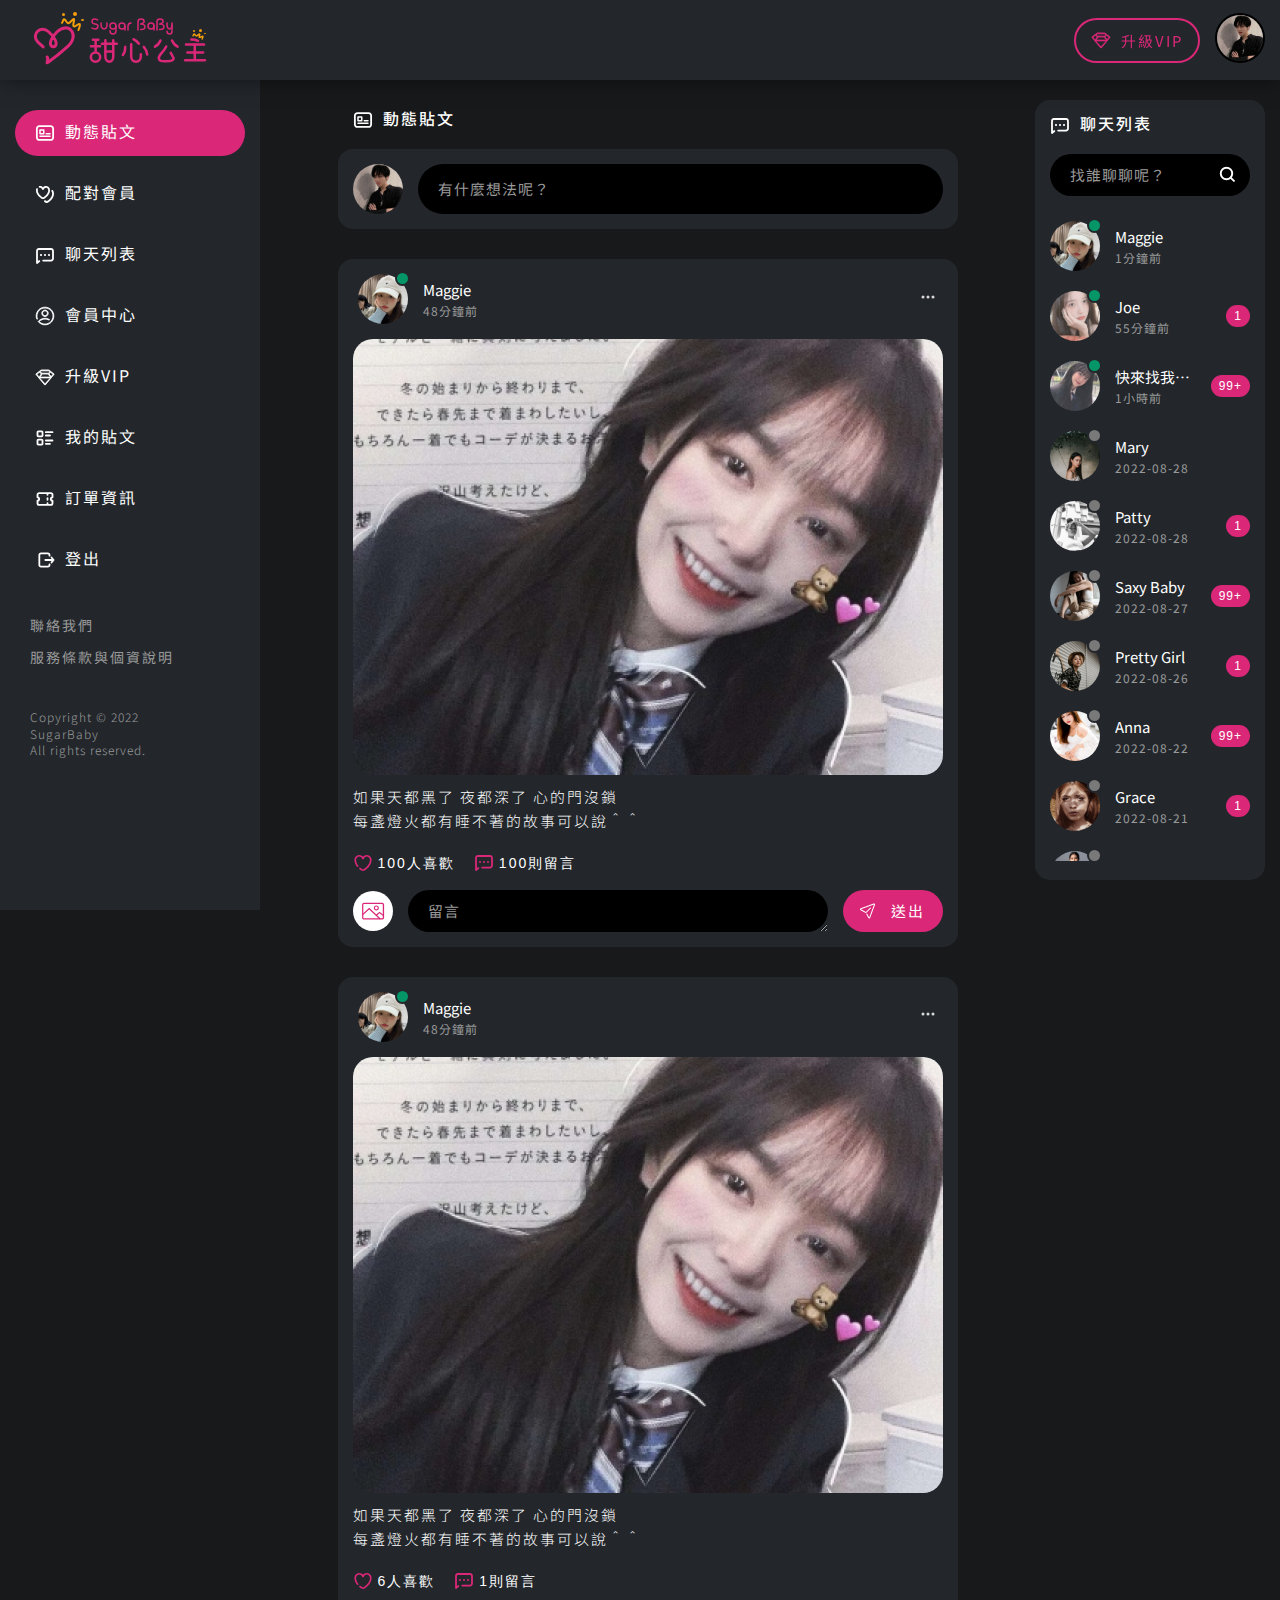
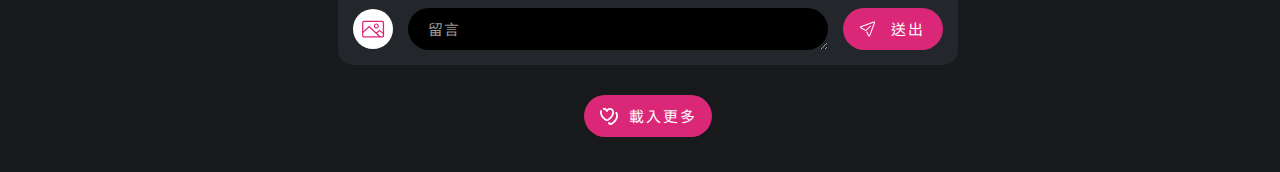
<file: index.html>
<!doctype html>
<html lang="en">
  <head>
    <meta charset="utf-8">
    <meta name="viewport" content="width=device-width,initial-scale=1,maximum-scale=1,user-scalable=no">
    <meta name="keywords" content="甜心公主">
    <meta name="description" content="甜心公主">
    <meta name="author" content="">
    <meta name="generator" content="Hugo 0.88.1">
    <title>甜心公主</title>
    <link rel="shortcut icon" href="assets/img/favicon.ico">
    <link href="assets/css/bootstrap.min.css" rel="stylesheet">
    <link rel="stylesheet" href="assets/plugins/icon-fontawesome/css/font-awesome.min.css" >
    <link rel="stylesheet" type="text/css" href="assets/plugins/slick/slick/slick.css"/>
    <link rel="stylesheet" type="text/css" href="assets/plugins/slick/slick/slick-theme.css"/>
    <link href="assets/css/carousel.css" rel="stylesheet">
    <link href="assets/css/custom.css" rel="stylesheet">
  </head>
  <body data-spy="scroll" data-target=".navbar" data-offset="50">
    
<header class="fixed-top">
  <nav class="navbar navbar-expand-md ">
    <div class="brandBox">
      <button class="navbar-toggler" type="button">
        <img src="assets/img/toggler.svg" class="w-100">
      </button>
      <a class="navbar-brand" href="index.html" target="_self">
        <img src="assets/img/logo.svg">
      </a>
    </div>
          
    <ul class="navbar-nav ml-auto">
      <li class="nav-item align-self-center">
        <a class="nav-link" href="vip.html"><span class="icon icon-vip-p"></span>升級VIP</a>
      </li>
      <li class="nav-item align-self-center">
        <div class="dropdown">
          <a class="dropdown-toggle headshot" href="#" role="button" id="dropdownMenuLink" data-toggle="dropdown" aria-haspopup="true" aria-expanded="false">
          <img src="assets/img/headshot/headshot-0.png" class="w-100">
          </a>

          <div class="dropdown-menu" aria-labelledby="dropdownMenuLink">
            <div class="account">
              <div class="headshotBox-s">
                <img src="assets/img/headshot/headshot-0.png" class="w-100">
              </div>
              Admin
            </div>
            <a class="dropdown-item" href="member.html" target="_self"><span class="icon icon-member"></span>會員中心</a>
            <a class="dropdown-item" href="post.html" target="_self"><span class="icon icon-post"></span>我的貼文</a>
            <a class="dropdown-item" href="order.html" target="_self"><span class="icon icon-order"></span>訂單資訊</a>
            <a class="dropdown-item" href="vip.html" target="_self"><span class="icon icon-vip"></span>升級VIP</a>
            <a class="dropdown-item" href="login.html" target="_self"><span class="icon icon-logout"></span>登出</a>
          </div>
        </div>
      </li>
    </ul>
  </nav>
</header>


<main role="main">
  <div class="leftNav">
    <ul class="leftNavUl">
      <li>
        <a href="index.html" target="_self" class="link active"><span class="icon icon-dashboard"></span>動態貼文</a>
      </li>
      <li>
        <a href="pair.html" target="_self" class="link"><span class="icon icon-pair"></span>配對會員</a>
      </li>
      <li>
        <a href="chatlist.html" target="_self" class="link"><span class="icon icon-chatlist"></span>聊天列表</a>
      </li>
      <li>
        <a href="member.html" target="_self" class="link"><span class="icon icon-member"></span>會員中心</a>
      </li>
      <li>
        <a href="vip.html" target="_self" class="link"><span class="icon icon-vip"></span>升級VIP</a>
      </li>
      <li>
        <a href="post.html" target="_self" class="link"><span class="icon icon-post"></span>我的貼文</a>
      </li>
      <li>
        <a href="order.html" target="_self" class="link"><span class="icon icon-order"></span>訂單資訊</a>
      </li>
      <li>
        <a href="login.html" target="_self" class="link"><span class="icon icon-logout"></span>登出</a>
      </li>
    </ul>
    <div class="btnBar">
      <a href="javascript:void(0)" target="_self" data-toggle="modal" data-target="#contact">聯絡我們</a>
      <a href="javascript:void(0)" target="_self" data-toggle="modal" data-target="#privacy">服務條款與個資說明</a>
    </div>
    <div class="copyright">
      Copyright © 2022 <br/>
      SugarBaby<br/>
      All rights reserved.
    </div>
  </div><!--leftNav-->
  <div class="content">
    <div class="chatListBtn"></div>
    <div class="indexBox">
      <div class="postlist">
        <h6 class="h6 tit"><span class="icon icon-dashboard"></span>動態貼文</h6>
        <div class="postBox">
          <div class="headshotBox-s">
            <img src="assets/img/headshot/headshot-0.png" class="w-100">
          </div>
          <input type="text" name="" placeholder="有什麼想法呢？" class="input" data-toggle="modal" data-target="#newPost">
        </div><!--postBox-->
        <div class="item">

          <div class="titBar">

            <a href="" class="memberLink">
              <div class="accountBox status-online">
                <div class="headshotBox-s">
                  <img src="assets/img/headshot/headshot-1.png" class="w-100">
                </div>
                <div class="name">
                  <span class="txt">Maggie</span>
                  <span class="time">48分鐘前</span>
                </div>
              </div>
            </a>
            <div class="dropdown">
              <a class="dropdown-toggle headshot btn-more" href="#" role="button" id="dropdownMenuLink" data-toggle="dropdown" aria-haspopup="true" aria-expanded="false">
              </a>

              <div class="dropdown-menu dropdown-menu-more" aria-labelledby="dropdownMenuLink">
                <a class="dropdown-item" href="#" target="_self"><span class="icon icon-chatlist"></span>聊天</a>
                <a class="dropdown-item" href="#" target="_self"><span class="icon icon-edit"></span>不允許</a>
                <a class="dropdown-item" href="#" target="_self"><span class="icon icon-delete"></span>管理者刪除</a>
              </div>
            </div><!--dropdown-->
          </div><!--titBar-->
          <div class="imgBox" data-toggle="modal" data-target="#imgModal">
            <img src="assets/img/postimg.png" class="w-100">
          </div>
          <div class="text">
            <p class="p">如果天都黑了 夜都深了 心的門沒鎖<br/>每盞燈火都有睡不著的故事可以說＾＾</p>
          </div><!--text-->
          <div class="feedback">
            <a href="javascript:void(0)" class="btn-like">100人喜歡</a>
            <a class="btn-msg" data-toggle="collapse" href="#msgList1" role="button" aria-expanded="false" aria-controls="msgList1">100則留言</a>
          </div>
          <div class="msgFeedbackBar collapse multi-collapse" id="msgList1">
            <div class="box">
              <div class="accountBox status-online">
                <a href="" class="memberLink">
                  <div class="headshotBox-xs">
                    <img src="assets/img/headshot/headshot-2.png" class="w-100">
                  </div>
                </a>
                <div class="msg">
                  <div class="name">
                    <span class="txt"><a href="">Joe</a></span>
                    <span class="time">48分鐘前</span>
                  </div>
                  <div class="text"><p class="p">我想聽你說故事！<br/>你什麼時候有空？</p></div>
                </div>
              </div>
            </div><!--box-->
            <div class="box">
              <div class="accountBox status-online">
                <a href="" class="memberLink">
                  <div class="headshotBox-xs">
                    <img src="assets/img/headshot/headshot-0.png" class="w-100">
                  </div>
                </a>
                <div class="msg">
                  <div class="name">
                    <span class="txt"><a href="">Kevin</a></span>
                    <span class="time">8分鐘前</span>
                  </div>
                  <div class="text">
                    <p class="p">我也想聽你說故事！</p>
                    <div class="imgBox" data-toggle="modal" data-target="#imgModal">
                      <img src="assets/img/postimg.png" class="w-100">
                    </div>
                  </div>
                </div>
              </div>
            </div><!--box-->
            <div class="box">
              <div class="accountBox status-online">
                <a href="" class="memberLink">
                  <div class="headshotBox-xs">
                    <img src="assets/img/headshot/headshot-4.png" class="w-100">
                  </div>
                </a>
                <div class="msg">
                  <div class="name">
                    <span class="txt"><a href="">Mary</a></span>
                    <span class="time">48分鐘前</span>
                  </div>
                  <div class="text"><p class="p">報名+1</p></div>
                </div>
              </div>
            </div><!--box-->
          </div><!--msgFeedbackBar-->
          <div class="sendMsgBar">
            <a href="javascript:void(0)" class="btn-upload"><br></a>
            <textarea class="textarea" placeholder="留言"></textarea>
            <a href="javascript:void(0)" class="btn-all"><span class="icon icon-send"></span><span class="txt">送出</span></a>
          </div>
        </div><!--item-->
        <div class="item">
          <div class="titBar">
            <a href="" class="memberLink">
              <div class="accountBox status-online">
                <div class="headshotBox-s">
                  <img src="assets/img/headshot/headshot-1.png" class="w-100">
                </div>
                <div class="name">
                  <span class="txt">Maggie</span>
                  <span class="time">48分鐘前</span>
                </div>
              </div>
            </a>
             <div class="dropdown">
              <a class="dropdown-toggle headshot btn-more" href="#" role="button" id="dropdownMenuLink" data-toggle="dropdown" aria-haspopup="true" aria-expanded="false">
              </a>

              <div class="dropdown-menu dropdown-menu-more" aria-labelledby="dropdownMenuLink">
                <a class="dropdown-item" href="#" target="_self"><span class="icon icon-chatlist"></span>聊天</a>
                <a class="dropdown-item" href="#" target="_self"><span class="icon icon-edit"></span>不允許</a>
                <a class="dropdown-item" href="#" target="_self"><span class="icon icon-delete"></span>管理者刪除</a>
              </div>
            </div>
          </div>
          <div class="imgBox" data-toggle="modal" data-target="#imgModal">
            <img src="assets/img/postimg.png" class="w-100">
          </div>
          <div class="text">
            <p class="p">如果天都黑了 夜都深了 心的門沒鎖<br/>每盞燈火都有睡不著的故事可以說＾＾</p>
          </div><!--text-->
          <div class="feedback">
            <a href="javascript:void(0)" class="btn-like">6人喜歡</a>
            <a class="btn-msg" data-toggle="collapse" href="#msgList2" role="button" aria-expanded="false" aria-controls="msgList2">1則留言</a>
          </div>
          <div class="msgFeedbackBar collapse multi-collapse" id="msgList2">
            <div class="box">
              <div class="accountBox status-online">
                <a href="" class="memberLink">
                  <div class="headshotBox-xs">
                    <img src="assets/img/headshot/headshot-2.png" class="w-100">
                  </div>
                </a>
                <div class="msg">
                  <div class="name">
                    <span class="txt"><a href="">Joe</a></span>
                    <span class="time">48分鐘前</span>
                  </div>
                  <div class="text"><p class="p">今天給約嗎？</p></div>
                </div>
              </div>
            </div><!--box-->
          </div><!--msgFeedbackBar-->
          <div class="sendMsgBar">
            <a href="javascript:void(0)" class="btn-upload"><br></a>
            <textarea class="textarea" placeholder="留言"></textarea>
            <a href="javascript:void(0)" class="btn-all"><span class="icon icon-send"></span><span class="txt">送出</span></a>
          </div>
        </div><!--item-->
        <div class="text-center">
          <a href="javascript:void(0)" class="btn-all btn-loading"><span class="icon icon-pair"></span><span class="txt">載入更多</span></a>
        </div>
      </div><!--postlist-->
      <div class="chatlist">
        <h6 class="h6 tit"><span class="icon icon-chatlist"></span>聊天列表</h6>
        <input type="text" name="" placeholder="找誰聊聊呢？" class="input searchInput">
        <button type="button" class="close chatClose">
          <span aria-hidden="true">×</span>
        </button>
        <ul class="memberlist">
          <li>
            <a href="chatroom.html" class="memberLink">
              <div class="accountBox status-online">
                <div class="headshotBox-s">
                  <img src="assets/img/headshot/headshot-1.png" class="w-100">
                </div>
                <div class="name">
                  <span class="txt">Maggie</span>
                  <span class="time">1分鐘前</span>
                </div>
              </div>
            </a>
          </li>
          <li>
            <a href="chatroom.html" class="memberLink">
              <div class="accountBox status-online">
                <div class="headshotBox-s">
                  <img src="assets/img/headshot/headshot-2.png" class="w-100">
                </div>
                <div class="name">
                  <span class="txt">Joe</span>
                  <span class="time">55分鐘前</span>
                </div>
                <div class="nb">1</div>
              </div>
            </a>
          </li>
          <li>
            <a href="chatroom.html" class="memberLink">
              <div class="accountBox status-online">
                <div class="headshotBox-s">
                  <img src="assets/img/headshot/headshot-3.png" class="w-100">
                </div>
                <div class="name">
                  <span class="txt">快來找我聊天，等你喔！</span>
                  <span class="time">1小時前</span>
                </div>
                <div class="nb">99+</div>
              </div>
            </a>
          </li>
          <li>
            <a href="chatroom.html" class="memberLink">
              <div class="accountBox status-offline">
                <div class="headshotBox-s">
                  <img src="assets/img/headshot/headshot-4.png" class="w-100">
                </div>
                <div class="name">
                  <span class="txt">Mary</span>
                  <span class="time">2022-08-28</span>
                </div>
              </div>
            </a>
          </li>
          <li>
            <a href="chatroom.html" class="memberLink">
              <div class="accountBox status-offline">
                <div class="headshotBox-s">
                  <img src="assets/img/headshot/headshot-5.png" class="w-100">
                </div>
                <div class="name">
                  <span class="txt">Patty</span>
                  <span class="time">2022-08-28</span>
                </div>
                <div class="nb">1</div>
              </div>
            </a>
          </li>
          <li>
            <a href="chatroom.html" class="memberLink">
              <div class="accountBox status-offline">
                <div class="headshotBox-s">
                  <img src="assets/img/headshot/headshot-6.png" class="w-100">
                </div>
                <div class="name">
                  <span class="txt">Saxy Baby</span>
                  <span class="time">2022-08-27</span>
                </div>
                <div class="nb">99+</div>
              </div>
            </a>
          </li>
          <li>
            <a href="chatroom.html" class="memberLink">
              <div class="accountBox status-offline">
                <div class="headshotBox-s">
                  <img src="assets/img/headshot/headshot-7.png" class="w-100">
                </div>
                <div class="name">
                  <span class="txt">Pretty Girl</span>
                  <span class="time">2022-08-26</span>
                </div>
                <div class="nb">1</div>
              </div>
            </a>
          </li>
          <li>
            <a href="chatroom.html" class="memberLink">
              <div class="accountBox status-offline">
                <div class="headshotBox-s">
                  <img src="assets/img/headshot/headshot-8.png" class="w-100">
                </div>
                <div class="name">
                  <span class="txt">Anna</span>
                  <span class="time">2022-08-22</span>
                </div>
                <div class="nb">99+</div>
              </div>
            </a>
          </li>
          <li>
            <a href="chatroom.html" class="memberLink">
              <div class="accountBox status-offline">
                <div class="headshotBox-s">
                  <img src="assets/img/headshot/headshot-9.png" class="w-100">
                </div>
                <div class="name">
                  <span class="txt">Grace</span>
                  <span class="time">2022-08-21</span>
                </div>
                <div class="nb">1</div>
              </div>
            </a>
          </li>
          <li>
            <a href="chatroom.html" class="memberLink">
              <div class="accountBox status-offline">
                <div class="headshotBox-s">
                  <img src="assets/img/headshot/headshot-10.png" class="w-100">
                </div>
                <div class="name">
                  <span class="txt">Olivia</span>
                  <span class="time">2022-08-20</span>
                </div>
                <div class="nb">99+</div>
              </div>
            </a>
          </li>

        </ul><!--list-->
      </div><!--chatlist-->
    </div><!--indexBox-->
  </div> <!--content-->
  <div class="mask"></div>
  <div class="mask-left"></div>

  <!-- Modal newPost -->
  <div class="modal fade" id="newPost" tabindex="-1" aria-labelledby="exampleModalLabel" aria-hidden="true">
    <div class="modal-dialog modal-dialog-centered">
      <div class="modal-content">
        <div class="modal-header">
          <h6 class="modal-title h6">建立貼文</h6>
          <button type="button" class="close" data-dismiss="modal" aria-label="Close">
            <span aria-hidden="true">&times;</span>
          </button>
        </div>
        <div class="modal-body text-center">

          <textarea class="textarea" placeholder="有什麼想法呢？"></textarea>
          <p class="p ps">請勿寫下任何聯繫方式，禁止使用露點的照片，以免審核不通過</p>
          <div class="btnBar">
            <a href="javascript:void(0)" class="btn-upload"><br/></a>
            <select class="select">
              <option>心情分享</option>
              <option selected>伴遊出租</option>
            </select>
            <input type="text" name="" placeholder="伴遊費用" class="input">
          </div>
          <button type="button" class="btn-all" data-dismiss="modal">分享</button>
        </div>
      </div>
    </div>
  </div><!--newPost-->

  <!-- Modal imgModal -->
  <div class="modal fade" id="imgModal" tabindex="-1" aria-labelledby="exampleModalLabel" aria-hidden="true">
    <div class="modal-dialog modal-dialog-centered">
      <div class="modal-content">
        <div class="modal-header">
          <h6 class="modal-title h6">檢視圖片</h6>
          <button type="button" class="close" data-dismiss="modal" aria-label="Close">
            <span aria-hidden="true">&times;</span>
          </button>
        </div>
        <div class="modal-body text-center">
          <div class="imgBox">
            <img src="assets/img/postimg.png">
          </div>
        </div>
      </div>
    </div>
  </div><!--imgModal-->

  <!-- Modal contact -->
  <div class="modal fade" id="contact" tabindex="-1" aria-labelledby="exampleModalLabel" aria-hidden="true">
    <div class="modal-dialog modal-dialog-centered">
      <div class="modal-content">
        <div class="modal-header">
          <h6 class="modal-title h6">聯絡我們</h6>
          <button type="button" class="close" data-dismiss="modal" aria-label="Close">
            <span aria-hidden="true">&times;</span>
          </button>
        </div>
        <div class="modal-body text-center">
          <ul>
            <li><span class="tit">服務時間：</span>09:00~21:00</li>
            <li><span class="tit">客服信箱：</span><a href="mailto:service@sugarbaby.tw" class="">service@sugarbaby.tw</a></li>
            <li><span class="tit">LINE ID：</span><a href="https://line.me/ti/p/~@sugarbaby.tw" target="_blank" class="">@sugarbaby.tw</a></li>
            <li><span class="tit">Twitter：</span><a href="https://twitter.com/Sugarbaby_tw" target="_blank" class="">@Sugarbaby_tw</a></li>
          </ul>
        </div>
      </div>
    </div>
  </div><!--contact-->
  <!-- Modal privacy -->
  <div class="modal fade" id="privacy" tabindex="-1" aria-labelledby="exampleModalLabel" aria-hidden="true">
    <div class="modal-dialog modal-dialog-centered">
      <div class="modal-content">
        <div class="modal-header">
          
          <button type="button" class="close" data-dismiss="modal" aria-label="Close">
            <span aria-hidden="true">&times;</span>
          </button>
        </div>
        <div class="modal-body">
          <div class="text-center">
            <h4 class="h4">服務條款與個資說明</h4>
            <p class="p">最後更新時間 2022/08/01</p>
          </div>
          <h5 class="h5">一、隱私權保護政策的適用範圍</h5>
          <ul class="nb">
            <li>請您在於使用本服務前，確認您已審閱並同意本隱私權政策所列全部條款，若您不同意全部或部份者，則請勿使用本服務。</li>
            <li>隱私權保護政策內容，包括我們如何處理您在使用本服務時蒐集到的個人識別資料。</li>
            <li>隱私權保護政策不適用於本網站以外的相關連結網站，亦不適用於非我們所委託或參與管理之人員。</li>
          </ul>
          <h5 class="h5">二、個人資料的蒐集及使用</h5>
          <ul class="nb">
            <li>於一般瀏覽時，伺服器會自行記錄相關行徑，包括您使用連線設備的IP位址、使用時間、使用的瀏覽器、瀏覽及點選資料記錄等，做為我們增進服務的參考依據，此記錄為內部應用，絕不對外公布。</li>
            <li>在使用我們的服務時，我們可能會要求您向我們提供可用於聯繫或識別您的某些個人資料，包括：
              <ul>
                <li>C001辨識個人者： 如姓名、地址、電話、電子郵件等資訊。</li>
                <li>C011個人描述：例如：性別、出生年月日等。</li>
              </ul>
            </li>
            <li>本服務將蒐集的數據用於各種目的：
              <ul>
                <li>提供和維護系統所提供讀服務</li>
                <li>提供用戶支持</li>
                <li>提供分析或有價值訊息，以便我們改進服務</li>
                <li>監控服務的使用情況</li>
                <li>檢測，預防和解決技術問題</li>
              </ul>
            </li>
            <li>本服務針對蒐集數據的利用期間、地區、對象及方式：
              <ul>
                <li>期間：當事人要求停止使用或本服務停止提供服務之日為止。</li>
                <li>地區：個人資料將用於台灣地區。</li>
                <li>利用對象及方式：所蒐集到的資料將利用於各項業務之執行，利用方式為因業務執行所必須進行之各項分析、聯繫及通知。</li>
              </ul>
            </li>
          </ul>
          <h5 class="h5">三、資料的保護與安全</h5>
          <ul class="nb">
            <li>本服務主機均設有防火牆、防毒系統等相關資訊安全設備及必要的安全防護措施，本服務及您的個人資料均受到嚴格的保護。只有經過授權的人員才能接觸您的個人資料，相關處理人員均有簽署保密合約，如有違反保密義務者，將會受到相關的法律處分。</li>
            <li>如因業務需要有必要委託本服務相關單位提供服務時，我們會要求其遵守保密義務，並採取相當之檢查程序以確定其將確實遵守。</li>
            <li>請您妥善保管您的密碼與個人資料，並提醒您使用完畢本服務相關服務後，務必關閉本服務，以免您的資料遭人盜用。</li>
            <li>您同意在使用本服務時，所留存的資料與事實相符。另若嗣後您發現您的個人資料遭他人非法使用或有任何異常時，應即時通知我們。</li>
            <li>您同意於使用本服務時，所提供及使用之資料皆為合法，並無侵害第三人權利、違反第三方協議或涉及任何違法行為。如因使用本服務而致第三人損害，除因我們故意或重大過失所致外，我們並不負擔相關賠償責任。</li>
          </ul>
          <h5 class="h5">四、對外的相關連結</h5>
          <ul>
            <li>本服務上有可能包含其他合作網站或網頁連結，該網站或網頁也有可能會蒐集您的個人資料，不論其內容或隱私權政策為何，皆與本服務無關，您應自行參考該連結網站中的隱私權保護政策，我們不負任何連帶責任。</li>
          </ul>
          <h5 class="h5">五、與第三人共用個人資料之政策</h5>
          <ul class="nb">
            <li>本服務絕不會提供、交換、出租或出售任何您的個人資料給其他個人、團體、私人企業或公務機關，但有法律依據或合約義務者，不在此限。</li>
            <li>前項但書之情形包括但不限於：
              <ul>
                <li>經由您書面同意。</li>
                <li>法律明文規定。</li>
                <li>為維護國家安全或增進公共利益。</li>
                <li>為免除您生命、身體、自由或財產上之危險。</li>
                <li>與公務機關或學術研究機構合作，基於公共利益為統計或學術研究而有必要，且資料經過提供者處理或蒐集者依其揭露方式無從識別特定之當事人。</li>
                <li>當您在本服務的行為，違反服務條款或可能損害或妨礙服務與其他使用者權益或導致任何人遭受損害時，經本服務管理單位研析揭露您的個人資料是為了辨識、聯絡或採取法律行動所必要者。</li>
                <li>有利於您的權益。</li>
              </ul>
            </li>
            <li>本服務委託廠商協助蒐集、處理或利用您的個人資料時，將對委外廠商或個人善盡監督管理之責。</li>
          </ul>
          <h5 class="h5">六、未成年人保護</h5>
          <ul>
            <li>未成年人於註冊或使用本服務而同意本公司蒐集、利用其個人資訊時，應按其年齡由其法定代理人代為或在法定代理人之同意下為之。</li>
          </ul>
          <h5 class="h5">七、個人資料權利用於查閱、修改與刪除</h5>
          <ul>
            <li>會員擁有會員個人資料使用權利，本服務依照會員本人要求，可透過本網站的聯絡管道提出修改、刪除、及停止使用該個人帳號資料的要求。 會員能隨時在本服務的會員帳號查看授權的姓名與電郵資料內容。</li>
          </ul>
          <h5 class="h5">八、隱私權政策的修訂</h5>
          <ul>
            <li>我們將因應需求擁有隨時修改本隱私權保護政策的權利，當我們做出修改時，會於本服務公告，且自公告日起生效，不再另行通知。</li>
          </ul>
          <h5 class="h5">九、服務異常導致無法提供服務</h5>
          <ul>
            <li>我們將針對付費會員提供免費延長使用期限作為補償，當我們做出修改時，會於本服務公告，且自公告日起生效，不再另行通知。</li>
          </ul>
          <h5 class="h5">十、付款注意事項</h5>
          <ul class="nb">
            <li>使用非信用卡付費，最多可能會延遲五個工作天</li>
            <li>VIP90天/VIP180天因付款之後即可以使用所有服務，故付費完畢後將無法退款</li>
            <li>如果使用帳號從事非法事項或廣告活動，將無條件停用帳號並且不退款</li>
            <li>訂閱方案將自動續訂，每次到期日都將自動續下一期，直到您取消為止。</li>
            <li>隨時可以取消訂閱，請至選單中的付款紀錄頁面做取消</li>
            <li>取消訂閱是取消下個月自動扣款，當月的服務依然可以使用完畢，取消訂閱需提早5個工作天，以免影響自身權益</li>
            <li>本服務為消費者保護法第19條第2項規定之例外情形，一經購買即不得要求退貨或退款，您絕無異議。</li>
          </ul>
          <div class="btnBar text-center">
            <button type="button" class="btn-all" data-dismiss="modal" aria-label="Close">關閉</button>
          </div>
        </div><!--modal-body-->
      </div>
    </div>
  </div><!--privacy-->

</main>
<footer>
  <ul class="footerNav">
    <li>
      <a href="index.html" target="_self" class="link "><span class="icon icon-dashboard"></span>動態貼文</a>
    </li>
    <li>
      <a href="pair.html" target="_self" class="link"><span class="icon icon-pair"></span>配對會員</a>
    </li>
    <li>
      <a href="chatlist.html" target="_self" class="link active"><span class="icon icon-chatlist"></span>聊天列表</a>
    </li>
    <li>
      <a href="member.html" target="_self" class="link"><span class="icon icon-member"></span>會員中心</a>
    </li>
  </ul>
</footer>
<script src="assets/js/bootstrap.min.js"></script>
<script src="assets/js/jquery.slim.min.js"></script>
<script src="assets/js/bootstrap.bundle.min.js"></script>
<script src="assets/js/jquery.min.js" language="javascript" type="text/javascript"></script> 
<script type="text/javascript" src="assets/plugins/slick/slick/slick.min.js"></script>

<script type="text/javascript">
    $(document).ready(function () {
      
      $( "button.navbar-toggler" ).click(function() {
        $( ".leftNav" ).toggleClass( "active" );
        $( ".mask-left" ).toggleClass( "show" );
      });

      $( ".chatListBtn" ).click(function() {
        $( ".chatlist" ).toggleClass( "show" );
        $( ".mask" ).toggleClass( "show" );
      });
      $( "button.chatClose" ).click(function() {
        $( ".chatlist" ).removeClass( "show" );
        $( ".mask" ).removeClass( "show" );
      });

    });  


    $(window).scroll(function() {

      var scrollTop = $(window).scrollTop();

      if (scrollTop>=100) {
        $("#toTop").addClass("show");
      } else {
        $("#toTop").removeClass("show");
      }
    });

    $(window).scroll(function() {

      var scrollTop = $(window).scrollTop();

      if (scrollTop>=100) {
        $("#applyNow").addClass("show");
      } else {
        $("#applyNow").removeClass("show");
      }
    });


    $("#toTop").click(function(){
      $("html,body").stop().animate({
        "scrollTop" : "0px"
      });
    });


</script>



      
  </body>
</html>
</file>
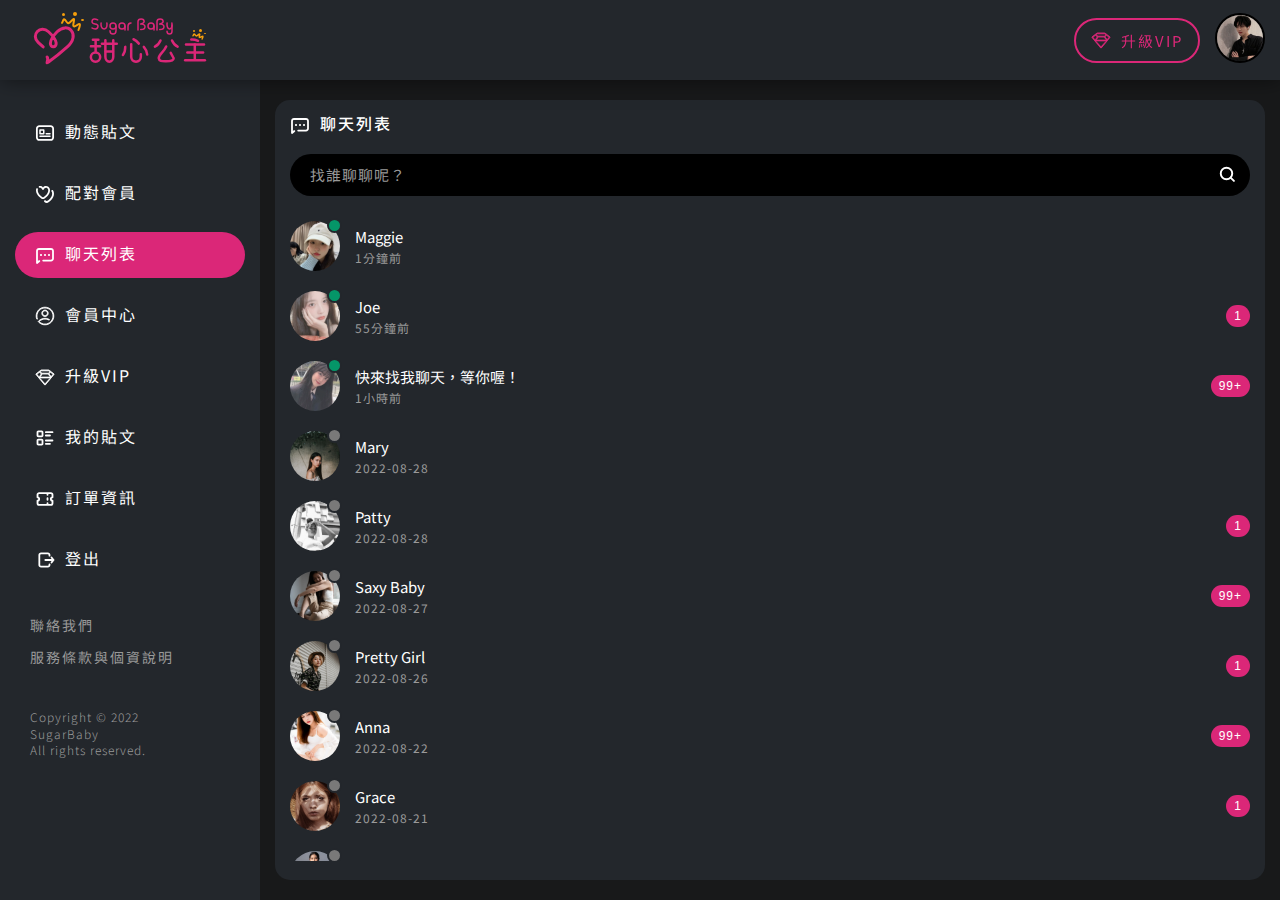
<file: chatlist.html>
<!doctype html>
<html lang="en">
  <head>
    <meta charset="utf-8">
    <meta name="viewport" content="width=device-width,initial-scale=1,maximum-scale=1,user-scalable=no">
    <meta name="keywords" content="甜心公主">
    <meta name="description" content="甜心公主">
    <meta name="author" content="">
    <meta name="generator" content="Hugo 0.88.1">
    <title>甜心公主</title>
    <link rel="shortcut icon" href="assets/img/favicon.ico">
    <link href="assets/css/bootstrap.min.css" rel="stylesheet">
    <link rel="stylesheet" href="assets/plugins/icon-fontawesome/css/font-awesome.min.css" >
    <link rel="stylesheet" type="text/css" href="assets/plugins/slick/slick/slick.css"/>
    <link rel="stylesheet" type="text/css" href="assets/plugins/slick/slick/slick-theme.css"/>
    <link href="assets/css/carousel.css" rel="stylesheet">
    <link href="assets/css/custom.css" rel="stylesheet">
  </head>
  <body data-spy="scroll" data-target=".navbar" data-offset="50">
    
<header class="fixed-top">
  <nav class="navbar navbar-expand-md ">
    <div class="brandBox">
      <button class="navbar-toggler" type="button">
        <img src="assets/img/toggler.svg" class="w-100">
      </button>
      <a class="navbar-brand" href="index.html" target="_self">
        <img src="assets/img/logo.svg">
      </a>
    </div>
          
    <ul class="navbar-nav ml-auto">
      <li class="nav-item align-self-center">
        <a class="nav-link" href="vip.html"><span class="icon icon-vip-p"></span>升級VIP</a>
      </li>
      <li class="nav-item align-self-center">
        <div class="dropdown">
          <a class="dropdown-toggle headshot" href="#" role="button" id="dropdownMenuLink" data-toggle="dropdown" aria-haspopup="true" aria-expanded="false">
          <img src="assets/img/headshot/headshot-0.png" class="w-100">
          </a>

          <div class="dropdown-menu" aria-labelledby="dropdownMenuLink">
            <div class="account">
              <div class="headshotBox-s">
                <img src="assets/img/headshot/headshot-0.png" class="w-100">
              </div>
              Admin
            </div>
            <a class="dropdown-item" href="member.html" target="_self"><span class="icon icon-member"></span>會員中心</a>
            <a class="dropdown-item" href="post.html" target="_self"><span class="icon icon-post"></span>我的貼文</a>
            <a class="dropdown-item" href="order.html" target="_self"><span class="icon icon-order"></span>訂單資訊</a>
            <a class="dropdown-item" href="vip.html" target="_self"><span class="icon icon-vip"></span>升級VIP</a>
            <a class="dropdown-item" href="login.html" target="_self"><span class="icon icon-logout"></span>登出</a>
          </div>
        </div>
      </li>
    </ul>
  </nav>
</header>


<main role="main">
  <div class="leftNav">
    <ul class="leftNavUl">
      <li>
        <a href="index.html" target="_self" class="link "><span class="icon icon-dashboard"></span>動態貼文</a>
      </li>
      <li>
        <a href="pair.html" target="_self" class="link"><span class="icon icon-pair"></span>配對會員</a>
      </li>
      <li>
        <a href="chatlist.html" target="_self" class="link active"><span class="icon icon-chatlist"></span>聊天列表</a>
      </li>
      <li>
        <a href="member.html" target="_self" class="link"><span class="icon icon-member"></span>會員中心</a>
      </li>
      <li>
        <a href="vip.html" target="_self" class="link"><span class="icon icon-vip"></span>升級VIP</a>
      </li>
      <li>
        <a href="post.html" target="_self" class="link"><span class="icon icon-post"></span>我的貼文</a>
      </li>
      <li>
        <a href="order.html" target="_self" class="link"><span class="icon icon-order"></span>訂單資訊</a>
      </li>
      <li>
        <a href="login.html" target="_self" class="link"><span class="icon icon-logout"></span>登出</a>
      </li>
    </ul>
    <div class="btnBar">
      <a href="javascript:void(0)" target="_self" data-toggle="modal" data-target="#contact">聯絡我們</a>
      <a href="javascript:void(0)" target="_self" data-toggle="modal" data-target="#privacy">服務條款與個資說明</a>
    </div>
    <div class="copyright">
      Copyright © 2022 <br/>
      SugarBaby<br/>
      All rights reserved.
    </div>
  </div><!--leftNav-->
  <div class="content">
    <div class="chatroomBox">
      <div class="chatlist">
        <h6 class="h6 tit"><span class="icon icon-chatlist"></span>聊天列表</h6>
        <input type="text" name="" placeholder="找誰聊聊呢？" class="input searchInput">
        <button type="button" class="close chatClose">
          <span aria-hidden="true">×</span>
        </button>
        <ul class="memberlist">
          <li>
            <a href="chatroom.html" class="memberLink">
              <div class="accountBox status-online">
                <div class="headshotBox-s">
                  <img src="assets/img/headshot/headshot-1.png" class="w-100">
                </div>
                <div class="name">
                  <span class="txt">Maggie</span>
                  <span class="time">1分鐘前</span>
                </div>
              </div>
            </a>
          </li>
          <li>
            <a href="chatroom.html" class="memberLink">
              <div class="accountBox status-online">
                <div class="headshotBox-s">
                  <img src="assets/img/headshot/headshot-2.png" class="w-100">
                </div>
                <div class="name">
                  <span class="txt">Joe</span>
                  <span class="time">55分鐘前</span>
                </div>
                <div class="nb">1</div>
              </div>
            </a>
          </li>
          <li>
            <a href="chatroom.html" class="memberLink">
              <div class="accountBox status-online">
                <div class="headshotBox-s">
                  <img src="assets/img/headshot/headshot-3.png" class="w-100">
                </div>
                <div class="name">
                  <span class="txt">快來找我聊天，等你喔！</span>
                  <span class="time">1小時前</span>
                </div>
                <div class="nb">99+</div>
              </div>
            </a>
          </li>
          <li>
            <a href="chatroom.html" class="memberLink">
              <div class="accountBox status-offline">
                <div class="headshotBox-s">
                  <img src="assets/img/headshot/headshot-4.png" class="w-100">
                </div>
                <div class="name">
                  <span class="txt">Mary</span>
                  <span class="time">2022-08-28</span>
                </div>
              </div>
            </a>
          </li>
          <li>
            <a href="chatroom.html" class="memberLink">
              <div class="accountBox status-offline">
                <div class="headshotBox-s">
                  <img src="assets/img/headshot/headshot-5.png" class="w-100">
                </div>
                <div class="name">
                  <span class="txt">Patty</span>
                  <span class="time">2022-08-28</span>
                </div>
                <div class="nb">1</div>
              </div>
            </a>
          </li>
          <li>
            <a href="chatroom.html" class="memberLink">
              <div class="accountBox status-offline">
                <div class="headshotBox-s">
                  <img src="assets/img/headshot/headshot-6.png" class="w-100">
                </div>
                <div class="name">
                  <span class="txt">Saxy Baby</span>
                  <span class="time">2022-08-27</span>
                </div>
                <div class="nb">99+</div>
              </div>
            </a>
          </li>
          <li>
            <a href="chatroom.html" class="memberLink">
              <div class="accountBox status-offline">
                <div class="headshotBox-s">
                  <img src="assets/img/headshot/headshot-7.png" class="w-100">
                </div>
                <div class="name">
                  <span class="txt">Pretty Girl</span>
                  <span class="time">2022-08-26</span>
                </div>
                <div class="nb">1</div>
              </div>
            </a>
          </li>
          <li>
            <a href="chatroom.html" class="memberLink">
              <div class="accountBox status-offline">
                <div class="headshotBox-s">
                  <img src="assets/img/headshot/headshot-8.png" class="w-100">
                </div>
                <div class="name">
                  <span class="txt">Anna</span>
                  <span class="time">2022-08-22</span>
                </div>
                <div class="nb">99+</div>
              </div>
            </a>
          </li>
          <li>
            <a href="chatroom.html" class="memberLink">
              <div class="accountBox status-offline">
                <div class="headshotBox-s">
                  <img src="assets/img/headshot/headshot-9.png" class="w-100">
                </div>
                <div class="name">
                  <span class="txt">Grace</span>
                  <span class="time">2022-08-21</span>
                </div>
                <div class="nb">1</div>
              </div>
            </a>
          </li>
          <li>
            <a href="chatroom.html" class="memberLink">
              <div class="accountBox status-offline">
                <div class="headshotBox-s">
                  <img src="assets/img/headshot/headshot-10.png" class="w-100">
                </div>
                <div class="name">
                  <span class="txt">Olivia</span>
                  <span class="time">2022-08-20</span>
                </div>
                <div class="nb">99+</div>
              </div>
            </a>
          </li>

        </ul><!--list-->
      </div><!--chatlist-->
    </div><!--indexBox-->
  </div> <!--content-->
  <div class="mask"></div>
  <div class="mask-left"></div>
  <!-- Modal newPost -->
  <div class="modal fade" id="newPost" tabindex="-1" aria-labelledby="exampleModalLabel" aria-hidden="true">
    <div class="modal-dialog modal-dialog-centered">
      <div class="modal-content">
        <div class="modal-header">
          <h6 class="modal-title h6">建立貼文</h6>
          <button type="button" class="close" data-dismiss="modal" aria-label="Close">
            <span aria-hidden="true">&times;</span>
          </button>
        </div>
        <div class="modal-body text-center">

          <textarea class="textarea" placeholder="有什麼想法呢？"></textarea>
          <p class="p ps">請勿寫下任何聯繫方式，禁止使用露點的照片，以免審核不通過</p>
          <div class="btnBar">
            <a href="javascript:void(0)" class="btn-upload"><br/></a>
            <select class="select">
              <option>心情分享</option>
              <option>伴遊出粗</option>
            </select>
          </div>
          <button type="button" class="btn-all" data-dismiss="modal">分享</button>
        </div>
      </div>
    </div>
  </div><!--newPost-->

  <!-- Modal imgModal -->
  <div class="modal fade" id="imgModal" tabindex="-1" aria-labelledby="exampleModalLabel" aria-hidden="true">
    <div class="modal-dialog modal-dialog-centered">
      <div class="modal-content">
        <div class="modal-header">
          <h6 class="modal-title h6">檢視圖片</h6>
          <button type="button" class="close" data-dismiss="modal" aria-label="Close">
            <span aria-hidden="true">&times;</span>
          </button>
        </div>
        <div class="modal-body text-center">
          <div class="imgBox">
            <img src="assets/img/postimg.png">
          </div>
        </div>
      </div>
    </div>
  </div><!--imgModal-->

  <!-- Modal contact -->
  <div class="modal fade" id="contact" tabindex="-1" aria-labelledby="exampleModalLabel" aria-hidden="true">
    <div class="modal-dialog modal-dialog-centered">
      <div class="modal-content">
        <div class="modal-header">
          <h6 class="modal-title h6">聯絡我們</h6>
          <button type="button" class="close" data-dismiss="modal" aria-label="Close">
            <span aria-hidden="true">&times;</span>
          </button>
        </div>
        <div class="modal-body text-center">
          <ul>
            <li><span class="tit">服務時間：</span>09:00~21:00</li>
            <li><span class="tit">客服信箱：</span><a href="mailto:service@sugarbaby.tw" class="">service@sugarbaby.tw</a></li>
            <li><span class="tit">LINE ID：</span><a href="https://line.me/ti/p/~@sugarbaby.tw" target="_blank" class="">@sugarbaby.tw</a></li>
            <li><span class="tit">Twitter：</span><a href="https://twitter.com/Sugarbaby_tw" target="_blank" class="">@Sugarbaby_tw</a></li>
          </ul>
        </div>
      </div>
    </div>
  </div><!--contact-->
  <!-- Modal privacy -->
  <div class="modal fade" id="privacy" tabindex="-1" aria-labelledby="exampleModalLabel" aria-hidden="true">
    <div class="modal-dialog modal-dialog-centered">
      <div class="modal-content">
        <div class="modal-header">
          
          <button type="button" class="close" data-dismiss="modal" aria-label="Close">
            <span aria-hidden="true">&times;</span>
          </button>
        </div>
        <div class="modal-body">
          <div class="text-center">
            <h4 class="h4">服務條款與個資說明</h4>
            <p class="p">最後更新時間 2022/08/01</p>
          </div>
          <h5 class="h5">一、隱私權保護政策的適用範圍</h5>
          <ul class="nb">
            <li>請您在於使用本服務前，確認您已審閱並同意本隱私權政策所列全部條款，若您不同意全部或部份者，則請勿使用本服務。</li>
            <li>隱私權保護政策內容，包括我們如何處理您在使用本服務時蒐集到的個人識別資料。</li>
            <li>隱私權保護政策不適用於本網站以外的相關連結網站，亦不適用於非我們所委託或參與管理之人員。</li>
          </ul>
          <h5 class="h5">二、個人資料的蒐集及使用</h5>
          <ul class="nb">
            <li>於一般瀏覽時，伺服器會自行記錄相關行徑，包括您使用連線設備的IP位址、使用時間、使用的瀏覽器、瀏覽及點選資料記錄等，做為我們增進服務的參考依據，此記錄為內部應用，絕不對外公布。</li>
            <li>在使用我們的服務時，我們可能會要求您向我們提供可用於聯繫或識別您的某些個人資料，包括：
              <ul>
                <li>C001辨識個人者： 如姓名、地址、電話、電子郵件等資訊。</li>
                <li>C011個人描述：例如：性別、出生年月日等。</li>
              </ul>
            </li>
            <li>本服務將蒐集的數據用於各種目的：
              <ul>
                <li>提供和維護系統所提供讀服務</li>
                <li>提供用戶支持</li>
                <li>提供分析或有價值訊息，以便我們改進服務</li>
                <li>監控服務的使用情況</li>
                <li>檢測，預防和解決技術問題</li>
              </ul>
            </li>
            <li>本服務針對蒐集數據的利用期間、地區、對象及方式：
              <ul>
                <li>期間：當事人要求停止使用或本服務停止提供服務之日為止。</li>
                <li>地區：個人資料將用於台灣地區。</li>
                <li>利用對象及方式：所蒐集到的資料將利用於各項業務之執行，利用方式為因業務執行所必須進行之各項分析、聯繫及通知。</li>
              </ul>
            </li>
          </ul>
          <h5 class="h5">三、資料的保護與安全</h5>
          <ul class="nb">
            <li>本服務主機均設有防火牆、防毒系統等相關資訊安全設備及必要的安全防護措施，本服務及您的個人資料均受到嚴格的保護。只有經過授權的人員才能接觸您的個人資料，相關處理人員均有簽署保密合約，如有違反保密義務者，將會受到相關的法律處分。</li>
            <li>如因業務需要有必要委託本服務相關單位提供服務時，我們會要求其遵守保密義務，並採取相當之檢查程序以確定其將確實遵守。</li>
            <li>請您妥善保管您的密碼與個人資料，並提醒您使用完畢本服務相關服務後，務必關閉本服務，以免您的資料遭人盜用。</li>
            <li>您同意在使用本服務時，所留存的資料與事實相符。另若嗣後您發現您的個人資料遭他人非法使用或有任何異常時，應即時通知我們。</li>
            <li>您同意於使用本服務時，所提供及使用之資料皆為合法，並無侵害第三人權利、違反第三方協議或涉及任何違法行為。如因使用本服務而致第三人損害，除因我們故意或重大過失所致外，我們並不負擔相關賠償責任。</li>
          </ul>
          <h5 class="h5">四、對外的相關連結</h5>
          <ul>
            <li>本服務上有可能包含其他合作網站或網頁連結，該網站或網頁也有可能會蒐集您的個人資料，不論其內容或隱私權政策為何，皆與本服務無關，您應自行參考該連結網站中的隱私權保護政策，我們不負任何連帶責任。</li>
          </ul>
          <h5 class="h5">五、與第三人共用個人資料之政策</h5>
          <ul class="nb">
            <li>本服務絕不會提供、交換、出租或出售任何您的個人資料給其他個人、團體、私人企業或公務機關，但有法律依據或合約義務者，不在此限。</li>
            <li>前項但書之情形包括但不限於：
              <ul>
                <li>經由您書面同意。</li>
                <li>法律明文規定。</li>
                <li>為維護國家安全或增進公共利益。</li>
                <li>為免除您生命、身體、自由或財產上之危險。</li>
                <li>與公務機關或學術研究機構合作，基於公共利益為統計或學術研究而有必要，且資料經過提供者處理或蒐集者依其揭露方式無從識別特定之當事人。</li>
                <li>當您在本服務的行為，違反服務條款或可能損害或妨礙服務與其他使用者權益或導致任何人遭受損害時，經本服務管理單位研析揭露您的個人資料是為了辨識、聯絡或採取法律行動所必要者。</li>
                <li>有利於您的權益。</li>
              </ul>
            </li>
            <li>本服務委託廠商協助蒐集、處理或利用您的個人資料時，將對委外廠商或個人善盡監督管理之責。</li>
          </ul>
          <h5 class="h5">六、未成年人保護</h5>
          <ul>
            <li>未成年人於註冊或使用本服務而同意本公司蒐集、利用其個人資訊時，應按其年齡由其法定代理人代為或在法定代理人之同意下為之。</li>
          </ul>
          <h5 class="h5">七、個人資料權利用於查閱、修改與刪除</h5>
          <ul>
            <li>會員擁有會員個人資料使用權利，本服務依照會員本人要求，可透過本網站的聯絡管道提出修改、刪除、及停止使用該個人帳號資料的要求。 會員能隨時在本服務的會員帳號查看授權的姓名與電郵資料內容。</li>
          </ul>
          <h5 class="h5">八、隱私權政策的修訂</h5>
          <ul>
            <li>我們將因應需求擁有隨時修改本隱私權保護政策的權利，當我們做出修改時，會於本服務公告，且自公告日起生效，不再另行通知。</li>
          </ul>
          <h5 class="h5">九、服務異常導致無法提供服務</h5>
          <ul>
            <li>我們將針對付費會員提供免費延長使用期限作為補償，當我們做出修改時，會於本服務公告，且自公告日起生效，不再另行通知。</li>
          </ul>
          <h5 class="h5">十、付款注意事項</h5>
          <ul class="nb">
            <li>使用非信用卡付費，最多可能會延遲五個工作天</li>
            <li>VIP90天/VIP180天因付款之後即可以使用所有服務，故付費完畢後將無法退款</li>
            <li>如果使用帳號從事非法事項或廣告活動，將無條件停用帳號並且不退款</li>
            <li>訂閱方案將自動續訂，每次到期日都將自動續下一期，直到您取消為止。</li>
            <li>隨時可以取消訂閱，請至選單中的付款紀錄頁面做取消</li>
            <li>取消訂閱是取消下個月自動扣款，當月的服務依然可以使用完畢，取消訂閱需提早5個工作天，以免影響自身權益</li>
            <li>本服務為消費者保護法第19條第2項規定之例外情形，一經購買即不得要求退貨或退款，您絕無異議。</li>
          </ul>
          <div class="btnBar text-center">
            <button type="button" class="btn-all" data-dismiss="modal" aria-label="Close">關閉</button>
          </div>
        </div><!--modal-body-->
      </div>
    </div>
  </div><!--privacy-->

</main>
<footer>
  <ul class="footerNav">
    <li>
      <a href="index.html" target="_self" class="link "><span class="icon icon-dashboard"></span>動態貼文</a>
    </li>
    <li>
      <a href="pair.html" target="_self" class="link"><span class="icon icon-pair"></span>配對會員</a>
    </li>
    <li>
      <a href="chatlist.html" target="_self" class="link active"><span class="icon icon-chatlist"></span>聊天列表</a>
    </li>
    <li>
      <a href="member.html" target="_self" class="link"><span class="icon icon-member"></span>會員中心</a>
    </li>
  </ul>
</footer>

<script src="assets/js/bootstrap.min.js"></script>
<script src="assets/js/jquery.slim.min.js"></script>
<script src="assets/js/bootstrap.bundle.min.js"></script>
<script src="assets/js/jquery.min.js" language="javascript" type="text/javascript"></script> 
<script type="text/javascript" src="assets/plugins/slick/slick/slick.min.js"></script>

<script type="text/javascript">
    $(document).ready(function () {
      
      $( "button.navbar-toggler" ).click(function() {
        $( ".leftNav" ).toggleClass( "active" );
        $( ".mask-left" ).toggleClass( "show" );
      });

      $( ".chatListBtn" ).click(function() {
        $( ".chatlist" ).toggleClass( "show" );
        $( ".mask" ).toggleClass( "show" );
      });
      $( "button.chatClose" ).click(function() {
        $( ".chatlist" ).removeClass( "show" );
        $( ".mask" ).removeClass( "show" );
      });

    });  


    $(window).scroll(function() {

      var scrollTop = $(window).scrollTop();

      if (scrollTop>=100) {
        $("#toTop").addClass("show");
      } else {
        $("#toTop").removeClass("show");
      }
    });

    $(window).scroll(function() {

      var scrollTop = $(window).scrollTop();

      if (scrollTop>=100) {
        $("#applyNow").addClass("show");
      } else {
        $("#applyNow").removeClass("show");
      }
    });


    $("#toTop").click(function(){
      $("html,body").stop().animate({
        "scrollTop" : "0px"
      });
    });


</script>



      
  </body>
</html>
</file>
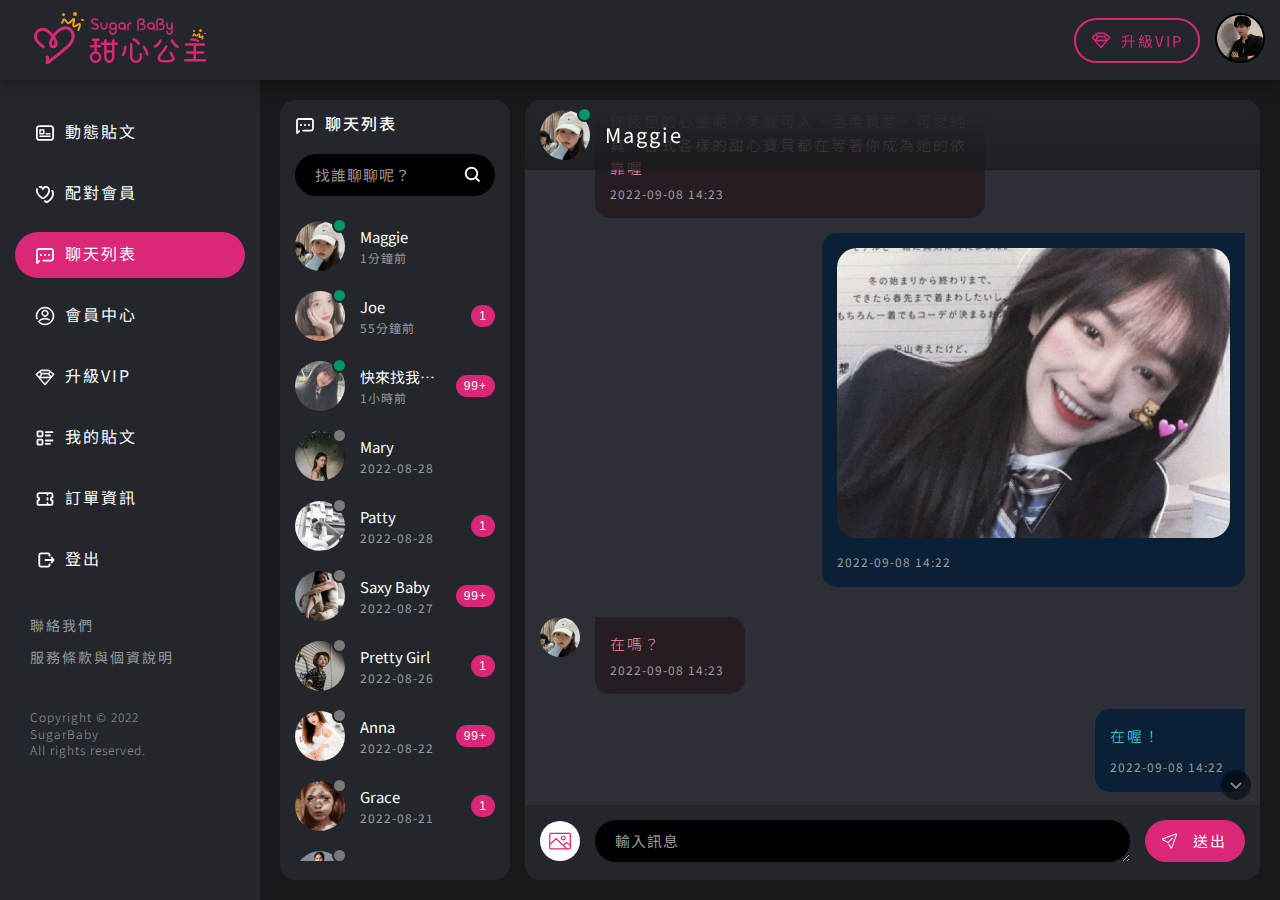
<file: chatroom.html>
<!doctype html>
<html lang="en">
  <head>
    <meta charset="utf-8">
    <meta name="viewport" content="width=device-width,initial-scale=1,maximum-scale=1,user-scalable=no">
    <meta name="keywords" content="甜心公主">
    <meta name="description" content="甜心公主">
    <meta name="author" content="">
    <meta name="generator" content="Hugo 0.88.1">
    <title>甜心公主</title>
    <link rel="shortcut icon" href="assets/img/favicon.ico">
    <link href="assets/css/bootstrap.min.css" rel="stylesheet">
    <link rel="stylesheet" href="assets/plugins/icon-fontawesome/css/font-awesome.min.css" >
    <link rel="stylesheet" type="text/css" href="assets/plugins/slick/slick/slick.css"/>
    <link rel="stylesheet" type="text/css" href="assets/plugins/slick/slick/slick-theme.css"/>
    <link href="assets/css/carousel.css" rel="stylesheet">
    <link href="assets/css/custom.css" rel="stylesheet">
  </head>
  <body data-spy="scroll" data-target=".navbar" data-offset="50">
    
<header class="fixed-top">
  <nav class="navbar navbar-expand-md ">
    <div class="brandBox">
      <button class="navbar-toggler" type="button">
        <img src="assets/img/toggler.svg" class="w-100">
      </button>
      <a class="navbar-brand" href="index.html" target="_self">
        <img src="assets/img/logo.svg">
      </a>
    </div>
          
    <ul class="navbar-nav ml-auto">
      <li class="nav-item align-self-center">
        <a class="nav-link" href="vip.html"><span class="icon icon-vip-p"></span>升級VIP</a>
      </li>
      <li class="nav-item align-self-center">
        <div class="dropdown">
          <a class="dropdown-toggle headshot" href="#" role="button" id="dropdownMenuLink" data-toggle="dropdown" aria-haspopup="true" aria-expanded="false">
          <img src="assets/img/headshot/headshot-0.png" class="w-100">
          </a>

          <div class="dropdown-menu" aria-labelledby="dropdownMenuLink">
            <div class="account">
              <div class="headshotBox-s">
                <img src="assets/img/headshot/headshot-0.png" class="w-100">
              </div>
              Admin
            </div>
            <a class="dropdown-item" href="member.html" target="_self"><span class="icon icon-member"></span>會員中心</a>
            <a class="dropdown-item" href="post.html" target="_self"><span class="icon icon-post"></span>我的貼文</a>
            <a class="dropdown-item" href="order.html" target="_self"><span class="icon icon-order"></span>訂單資訊</a>
            <a class="dropdown-item" href="vip.html" target="_self"><span class="icon icon-vip"></span>升級VIP</a>
            <a class="dropdown-item" href="login.html" target="_self"><span class="icon icon-logout"></span>登出</a>
          </div>
        </div>
      </li>
    </ul>
  </nav>
</header>


<main role="main">
  <div class="leftNav">
    <ul class="leftNavUl">
      <li>
        <a href="index.html" target="_self" class="link "><span class="icon icon-dashboard"></span>動態貼文</a>
      </li>
      <li>
        <a href="pair.html" target="_self" class="link"><span class="icon icon-pair"></span>配對會員</a>
      </li>
      <li>
        <a href="chatlist.html" target="_self" class="link active"><span class="icon icon-chatlist"></span>聊天列表</a>
      </li>
      <li>
        <a href="member.html" target="_self" class="link"><span class="icon icon-member"></span>會員中心</a>
      </li>
      <li>
        <a href="vip.html" target="_self" class="link"><span class="icon icon-vip"></span>升級VIP</a>
      </li>
      <li>
        <a href="post.html" target="_self" class="link"><span class="icon icon-post"></span>我的貼文</a>
      </li>
      <li>
        <a href="order.html" target="_self" class="link"><span class="icon icon-order"></span>訂單資訊</a>
      </li>
      <li>
        <a href="login.html" target="_self" class="link"><span class="icon icon-logout"></span>登出</a>
      </li>
    </ul>
    <div class="btnBar">
      <a href="javascript:void(0)" target="_self" data-toggle="modal" data-target="#contact">聯絡我們</a>
      <a href="javascript:void(0)" target="_self" data-toggle="modal" data-target="#privacy">服務條款與個資說明</a>
    </div>
    <div class="copyright">
      Copyright © 2022 <br/>
      SugarBaby<br/>
      All rights reserved.
    </div>
  </div><!--leftNav-->
  <div class="content">
    <div class="chatListBtn"></div>
    <div class="chatlistBox">

      <div class="roomBox">
        <div class="titBox">
          <a href="" class="memberLink">
            <div class="accountBox status-online">
              <div class="headshotBox-s">
                <img src="assets/img/headshot/headshot-1.png" class="w-100">
              </div>
              <div class="name">
                <span class="txt">Maggie</span>
              </div>
            </div>
          </a>
        </div>
        <div class="chatContent">
          <div class="toBottom"><img src="assets/img/icon-select-arrow.svg"></div>
          <div class="tipBox">
            <ul>
              <li>禁止非法行為，約會時請注意自身安全，聊天時請注意禮貌及尊重對方。</li>
              <li>建議第一次見面先在公開場合，例如咖啡店或餐廳等。雙方有意之後再繼續下去。</li>
              <li>預防詐騙，請勿聽從指示到別的付費網站或者匯款，要求買點數請直接拒絕。</li>
              <li>聊天紀錄僅保留三天。</li>
            </ul>
          </div><!--tipBox-->
          <!---置左區域開始--accountBox msgLeftBox 
              搭配三種樣式選擇 .msg-girl .msg-boy.msg-all -->
          <div class="accountBox msgBox">
            <a href="" class="memberLink">
              <div class="headshotBox-xs">
                <img src="assets/img/headshot/headshot-1.png" class="w-100">
              </div>
            </a>
            <div class="msgLeftBox">
              <div class="msgLeft msg-girl">
                <div>
                  <div class="text">
                    <p class="p">
                      你是尋找知心伴侶的紳士嗎？<br/>
                      辛勤工作的你是否也需要一個溫柔的懷抱，慰勞你疲憊的心靈呢？美麗可人、溫柔賢慧、可愛純真，各式各樣的甜心寶貝都在等著你成為她的依靠喔
                    </p>
                  </div>
                  <div class="name">
                    <span class="time">2022-09-08 14:19</span>
                  </div>
                </div>
              </div><!--msgLeft msg-p-->
              <div class="msgLeft msg-girl">
                <div>
                  <div class="imgBox" data-toggle="modal" data-target="#imgModal">
                    <img src="assets/img/postimg.png" class="w-100">
                  </div>
                  <div class="name">
                    <span class="time">2022-09-08 14:20</span>
                  </div>
                </div>
              </div><!--msgLeft msg-p-->
            </div><!--msgLeftBox-->
          </div><!--accountBox msgBox-->
          <!---置左區域結束--accountBox msgLeftBox -->
          <!---置右區域開始--msgRight 
              搭配三種樣式選擇 .msg-girl .msg-boy.msg-all -->
          <div class="msgRight msg-boy">
            <div>
              <div class="text">
                <p class="p">
                  妳是充滿魅力而美麗的甜心嗎？<br/>
                  充滿自信又美麗溫柔的妳，體驗不同的生活境遇就靠遇見各式各樣的人帶來的驚喜，喜愛自己與追求美麗是妳的本性，別害怕讓自己變得獨一無二！
                </p>
              </div>
              <div class="name">
                <span class="time">2022-09-08 14:22</span>
              </div>
            </div>
          </div><!--msgRight-->
          <!---置右區域結束--msgRight -->
          <div class="accountBox msgBox">
            <a href="" class="memberLink">
              <div class="headshotBox-xs">
                <img src="assets/img/headshot/headshot-1.png" class="w-100">
              </div>
            </a>
            <div class="msgLeftBox">
              <div class="msgLeft msg-girl">
                <div>
                  <div class="text">
                    <p class="p">
                      你是尋找知心伴侶的紳士嗎？<br/>
                      辛勤工作的你是否也需要一個溫柔的懷抱，慰勞你疲憊的心靈呢？美麗可人、溫柔賢慧、可愛純真，各式各樣的甜心寶貝都在等著你成為她的依靠喔
                    </p>
                  </div>
                  <div class="name">
                    <span class="time">2022-09-08 14:23</span>
                  </div>
                </div>
              </div><!--msgLeft msg-p-->
            </div><!--msgLeftBox-->
          </div><!--accountBox msgBox-->
          <div class="msgRight msg-boy">
            <div>
              <div class="imgBox" data-toggle="modal" data-target="#imgModal">
                <img src="assets/img/postimg.png" class="w-100">
              </div>
              <div class="name">
                <span class="time">2022-09-08 14:22</span>
              </div>
            </div>
          </div><!--msgRight-->
          <div class="accountBox msgBox">
            <a href="" class="memberLink">
              <div class="headshotBox-xs">
                <img src="assets/img/headshot/headshot-1.png" class="w-100">
              </div>
            </a>
            <div class="msgLeftBox">
              <div class="msgLeft msg-girl">
                <div>
                  <div class="text">
                    <p class="p">
                      在嗎？
                    </p>
                  </div>
                  <div class="name">
                    <span class="time">2022-09-08 14:23</span>
                  </div>
                </div>
              </div><!--msgLeft msg-p-->
            </div><!--msgLeftBox-->
          </div><!--accountBox msgBox-->
          <div class="msgRight msg-boy">
            <div>
              <div class="text">
                <p class="p">在喔！</p>
              </div>
              <div class="name">
                <span class="time">2022-09-08 14:22</span>
              </div>
            </div>
          </div><!--msgRight-->
        </div><!--chatContent-->
        <div class="sendMsgBar">
          <a href="javascript:void(0)" class="btn-upload"><br></a>
          <textarea class="textarea" placeholder="輸入訊息"></textarea>
          <a href="javascript:void(0)" class="btn-all"><span class="icon icon-send"></span><span class="txt">送出</span></a>
        </div>
      </div><!--roomBox-->
      <div class="chatlist">
        <h6 class="h6 tit"><span class="icon icon-chatlist"></span>聊天列表</h6>
        <input type="text" name="" placeholder="找誰聊聊呢？" class="input searchInput">
        <button type="button" class="close chatClose">
          <span aria-hidden="true">×</span>
        </button>
        <ul class="memberlist">
          <li>
            <a href="chatroom.html" class="memberLink">
              <div class="accountBox status-online">
                <div class="headshotBox-s">
                  <img src="assets/img/headshot/headshot-1.png" class="w-100">
                </div>
                <div class="name">
                  <span class="txt">Maggie</span>
                  <span class="time">1分鐘前</span>
                </div>
              </div>
            </a>
          </li>
          <li>
            <a href="chatroom.html" class="memberLink">
              <div class="accountBox status-online">
                <div class="headshotBox-s">
                  <img src="assets/img/headshot/headshot-2.png" class="w-100">
                </div>
                <div class="name">
                  <span class="txt">Joe</span>
                  <span class="time">55分鐘前</span>
                </div>
                <div class="nb">1</div>
              </div>
            </a>
          </li>
          <li>
            <a href="chatroom.html" class="memberLink">
              <div class="accountBox status-online">
                <div class="headshotBox-s">
                  <img src="assets/img/headshot/headshot-3.png" class="w-100">
                </div>
                <div class="name">
                  <span class="txt">快來找我聊天，等你喔！</span>
                  <span class="time">1小時前</span>
                </div>
                <div class="nb">99+</div>
              </div>
            </a>
          </li>
          <li>
            <a href="chatroom.html" class="memberLink">
              <div class="accountBox status-offline">
                <div class="headshotBox-s">
                  <img src="assets/img/headshot/headshot-4.png" class="w-100">
                </div>
                <div class="name">
                  <span class="txt">Mary</span>
                  <span class="time">2022-08-28</span>
                </div>
              </div>
            </a>
          </li>
          <li>
            <a href="chatroom.html" class="memberLink">
              <div class="accountBox status-offline">
                <div class="headshotBox-s">
                  <img src="assets/img/headshot/headshot-5.png" class="w-100">
                </div>
                <div class="name">
                  <span class="txt">Patty</span>
                  <span class="time">2022-08-28</span>
                </div>
                <div class="nb">1</div>
              </div>
            </a>
          </li>
          <li>
            <a href="chatroom.html" class="memberLink">
              <div class="accountBox status-offline">
                <div class="headshotBox-s">
                  <img src="assets/img/headshot/headshot-6.png" class="w-100">
                </div>
                <div class="name">
                  <span class="txt">Saxy Baby</span>
                  <span class="time">2022-08-27</span>
                </div>
                <div class="nb">99+</div>
              </div>
            </a>
          </li>
          <li>
            <a href="chatroom.html" class="memberLink">
              <div class="accountBox status-offline">
                <div class="headshotBox-s">
                  <img src="assets/img/headshot/headshot-7.png" class="w-100">
                </div>
                <div class="name">
                  <span class="txt">Pretty Girl</span>
                  <span class="time">2022-08-26</span>
                </div>
                <div class="nb">1</div>
              </div>
            </a>
          </li>
          <li>
            <a href="chatroom.html" class="memberLink">
              <div class="accountBox status-offline">
                <div class="headshotBox-s">
                  <img src="assets/img/headshot/headshot-8.png" class="w-100">
                </div>
                <div class="name">
                  <span class="txt">Anna</span>
                  <span class="time">2022-08-22</span>
                </div>
                <div class="nb">99+</div>
              </div>
            </a>
          </li>
          <li>
            <a href="chatroom.html" class="memberLink">
              <div class="accountBox status-offline">
                <div class="headshotBox-s">
                  <img src="assets/img/headshot/headshot-9.png" class="w-100">
                </div>
                <div class="name">
                  <span class="txt">Grace</span>
                  <span class="time">2022-08-21</span>
                </div>
                <div class="nb">1</div>
              </div>
            </a>
          </li>
          <li>
            <a href="chatroom.html" class="memberLink">
              <div class="accountBox status-offline">
                <div class="headshotBox-s">
                  <img src="assets/img/headshot/headshot-10.png" class="w-100">
                </div>
                <div class="name">
                  <span class="txt">Olivia</span>
                  <span class="time">2022-08-20</span>
                </div>
                <div class="nb">99+</div>
              </div>
            </a>
          </li>

        </ul><!--list-->
      </div><!--chatlist-->
    </div><!--indexBox-->
  </div> <!--content-->
  <div class="mask"></div>
  <div class="mask-left"></div>
  <!-- Modal newPost -->
  <div class="modal fade" id="newPost" tabindex="-1" aria-labelledby="exampleModalLabel" aria-hidden="true">
    <div class="modal-dialog modal-dialog-centered">
      <div class="modal-content">
        <div class="modal-header">
          <h6 class="modal-title h6">建立貼文</h6>
          <button type="button" class="close" data-dismiss="modal" aria-label="Close">
            <span aria-hidden="true">&times;</span>
          </button>
        </div>
        <div class="modal-body text-center">

          <textarea class="textarea" placeholder="有什麼想法呢？"></textarea>
          <p class="p ps">請勿寫下任何聯繫方式，禁止使用露點的照片，以免審核不通過</p>
          <div class="btnBar">
            <a href="javascript:void(0)" class="btn-upload"><br/></a>
            <select class="select">
              <option>心情分享</option>
              <option>伴遊出粗</option>
            </select>
          </div>
          <button type="button" class="btn-all" data-dismiss="modal">分享</button>
        </div>
      </div>
    </div>
  </div><!--newPost-->

  <!-- Modal imgModal -->
  <div class="modal fade" id="imgModal" tabindex="-1" aria-labelledby="exampleModalLabel" aria-hidden="true">
    <div class="modal-dialog modal-dialog-centered">
      <div class="modal-content">
        <div class="modal-header">
          <h6 class="modal-title h6">檢視圖片</h6>
          <button type="button" class="close" data-dismiss="modal" aria-label="Close">
            <span aria-hidden="true">&times;</span>
          </button>
        </div>
        <div class="modal-body text-center">
          <div class="imgBox">
            <img src="assets/img/postimg.png">
          </div>
        </div>
      </div>
    </div>
  </div><!--imgModal-->

  <!-- Modal contact -->
  <div class="modal fade" id="contact" tabindex="-1" aria-labelledby="exampleModalLabel" aria-hidden="true">
    <div class="modal-dialog modal-dialog-centered">
      <div class="modal-content">
        <div class="modal-header">
          <h6 class="modal-title h6">聯絡我們</h6>
          <button type="button" class="close" data-dismiss="modal" aria-label="Close">
            <span aria-hidden="true">&times;</span>
          </button>
        </div>
        <div class="modal-body text-center">
          <ul>
            <li><span class="tit">服務時間：</span>09:00~21:00</li>
            <li><span class="tit">客服信箱：</span><a href="mailto:service@sugarbaby.tw" class="">service@sugarbaby.tw</a></li>
            <li><span class="tit">LINE ID：</span><a href="https://line.me/ti/p/~@sugarbaby.tw" target="_blank" class="">@sugarbaby.tw</a></li>
            <li><span class="tit">Twitter：</span><a href="https://twitter.com/Sugarbaby_tw" target="_blank" class="">@Sugarbaby_tw</a></li>
          </ul>
        </div>
      </div>
    </div>
  </div><!--contact-->
  <!-- Modal privacy -->
  <div class="modal fade" id="privacy" tabindex="-1" aria-labelledby="exampleModalLabel" aria-hidden="true">
    <div class="modal-dialog modal-dialog-centered">
      <div class="modal-content">
        <div class="modal-header">
          
          <button type="button" class="close" data-dismiss="modal" aria-label="Close">
            <span aria-hidden="true">&times;</span>
          </button>
        </div>
        <div class="modal-body">
          <div class="text-center">
            <h4 class="h4">服務條款與個資說明</h4>
            <p class="p">最後更新時間 2022/08/01</p>
          </div>
          <h5 class="h5">一、隱私權保護政策的適用範圍</h5>
          <ul class="nb">
            <li>請您在於使用本服務前，確認您已審閱並同意本隱私權政策所列全部條款，若您不同意全部或部份者，則請勿使用本服務。</li>
            <li>隱私權保護政策內容，包括我們如何處理您在使用本服務時蒐集到的個人識別資料。</li>
            <li>隱私權保護政策不適用於本網站以外的相關連結網站，亦不適用於非我們所委託或參與管理之人員。</li>
          </ul>
          <h5 class="h5">二、個人資料的蒐集及使用</h5>
          <ul class="nb">
            <li>於一般瀏覽時，伺服器會自行記錄相關行徑，包括您使用連線設備的IP位址、使用時間、使用的瀏覽器、瀏覽及點選資料記錄等，做為我們增進服務的參考依據，此記錄為內部應用，絕不對外公布。</li>
            <li>在使用我們的服務時，我們可能會要求您向我們提供可用於聯繫或識別您的某些個人資料，包括：
              <ul>
                <li>C001辨識個人者： 如姓名、地址、電話、電子郵件等資訊。</li>
                <li>C011個人描述：例如：性別、出生年月日等。</li>
              </ul>
            </li>
            <li>本服務將蒐集的數據用於各種目的：
              <ul>
                <li>提供和維護系統所提供讀服務</li>
                <li>提供用戶支持</li>
                <li>提供分析或有價值訊息，以便我們改進服務</li>
                <li>監控服務的使用情況</li>
                <li>檢測，預防和解決技術問題</li>
              </ul>
            </li>
            <li>本服務針對蒐集數據的利用期間、地區、對象及方式：
              <ul>
                <li>期間：當事人要求停止使用或本服務停止提供服務之日為止。</li>
                <li>地區：個人資料將用於台灣地區。</li>
                <li>利用對象及方式：所蒐集到的資料將利用於各項業務之執行，利用方式為因業務執行所必須進行之各項分析、聯繫及通知。</li>
              </ul>
            </li>
          </ul>
          <h5 class="h5">三、資料的保護與安全</h5>
          <ul class="nb">
            <li>本服務主機均設有防火牆、防毒系統等相關資訊安全設備及必要的安全防護措施，本服務及您的個人資料均受到嚴格的保護。只有經過授權的人員才能接觸您的個人資料，相關處理人員均有簽署保密合約，如有違反保密義務者，將會受到相關的法律處分。</li>
            <li>如因業務需要有必要委託本服務相關單位提供服務時，我們會要求其遵守保密義務，並採取相當之檢查程序以確定其將確實遵守。</li>
            <li>請您妥善保管您的密碼與個人資料，並提醒您使用完畢本服務相關服務後，務必關閉本服務，以免您的資料遭人盜用。</li>
            <li>您同意在使用本服務時，所留存的資料與事實相符。另若嗣後您發現您的個人資料遭他人非法使用或有任何異常時，應即時通知我們。</li>
            <li>您同意於使用本服務時，所提供及使用之資料皆為合法，並無侵害第三人權利、違反第三方協議或涉及任何違法行為。如因使用本服務而致第三人損害，除因我們故意或重大過失所致外，我們並不負擔相關賠償責任。</li>
          </ul>
          <h5 class="h5">四、對外的相關連結</h5>
          <ul>
            <li>本服務上有可能包含其他合作網站或網頁連結，該網站或網頁也有可能會蒐集您的個人資料，不論其內容或隱私權政策為何，皆與本服務無關，您應自行參考該連結網站中的隱私權保護政策，我們不負任何連帶責任。</li>
          </ul>
          <h5 class="h5">五、與第三人共用個人資料之政策</h5>
          <ul class="nb">
            <li>本服務絕不會提供、交換、出租或出售任何您的個人資料給其他個人、團體、私人企業或公務機關，但有法律依據或合約義務者，不在此限。</li>
            <li>前項但書之情形包括但不限於：
              <ul>
                <li>經由您書面同意。</li>
                <li>法律明文規定。</li>
                <li>為維護國家安全或增進公共利益。</li>
                <li>為免除您生命、身體、自由或財產上之危險。</li>
                <li>與公務機關或學術研究機構合作，基於公共利益為統計或學術研究而有必要，且資料經過提供者處理或蒐集者依其揭露方式無從識別特定之當事人。</li>
                <li>當您在本服務的行為，違反服務條款或可能損害或妨礙服務與其他使用者權益或導致任何人遭受損害時，經本服務管理單位研析揭露您的個人資料是為了辨識、聯絡或採取法律行動所必要者。</li>
                <li>有利於您的權益。</li>
              </ul>
            </li>
            <li>本服務委託廠商協助蒐集、處理或利用您的個人資料時，將對委外廠商或個人善盡監督管理之責。</li>
          </ul>
          <h5 class="h5">六、未成年人保護</h5>
          <ul>
            <li>未成年人於註冊或使用本服務而同意本公司蒐集、利用其個人資訊時，應按其年齡由其法定代理人代為或在法定代理人之同意下為之。</li>
          </ul>
          <h5 class="h5">七、個人資料權利用於查閱、修改與刪除</h5>
          <ul>
            <li>會員擁有會員個人資料使用權利，本服務依照會員本人要求，可透過本網站的聯絡管道提出修改、刪除、及停止使用該個人帳號資料的要求。 會員能隨時在本服務的會員帳號查看授權的姓名與電郵資料內容。</li>
          </ul>
          <h5 class="h5">八、隱私權政策的修訂</h5>
          <ul>
            <li>我們將因應需求擁有隨時修改本隱私權保護政策的權利，當我們做出修改時，會於本服務公告，且自公告日起生效，不再另行通知。</li>
          </ul>
          <h5 class="h5">九、服務異常導致無法提供服務</h5>
          <ul>
            <li>我們將針對付費會員提供免費延長使用期限作為補償，當我們做出修改時，會於本服務公告，且自公告日起生效，不再另行通知。</li>
          </ul>
          <h5 class="h5">十、付款注意事項</h5>
          <ul class="nb">
            <li>使用非信用卡付費，最多可能會延遲五個工作天</li>
            <li>VIP90天/VIP180天因付款之後即可以使用所有服務，故付費完畢後將無法退款</li>
            <li>如果使用帳號從事非法事項或廣告活動，將無條件停用帳號並且不退款</li>
            <li>訂閱方案將自動續訂，每次到期日都將自動續下一期，直到您取消為止。</li>
            <li>隨時可以取消訂閱，請至選單中的付款紀錄頁面做取消</li>
            <li>取消訂閱是取消下個月自動扣款，當月的服務依然可以使用完畢，取消訂閱需提早5個工作天，以免影響自身權益</li>
            <li>本服務為消費者保護法第19條第2項規定之例外情形，一經購買即不得要求退貨或退款，您絕無異議。</li>
          </ul>
          <div class="btnBar text-center">
            <button type="button" class="btn-all" data-dismiss="modal" aria-label="Close">關閉</button>
          </div>
        </div><!--modal-body-->
      </div>
    </div>
  </div><!--privacy-->

</main>
<footer>
  <ul class="footerNav">
    <li>
      <a href="index.html" target="_self" class="link "><span class="icon icon-dashboard"></span>動態貼文</a>
    </li>
    <li>
      <a href="pair.html" target="_self" class="link"><span class="icon icon-pair"></span>配對會員</a>
    </li>
    <li>
      <a href="chatlist.html" target="_self" class="link active"><span class="icon icon-chatlist"></span>聊天列表</a>
    </li>
    <li>
      <a href="member.html" target="_self" class="link"><span class="icon icon-member"></span>會員中心</a>
    </li>
  </ul>
</footer>
<script src="assets/js/bootstrap.min.js"></script>
<script src="assets/js/jquery.slim.min.js"></script>
<script src="assets/js/bootstrap.bundle.min.js"></script>
<script src="assets/js/jquery.min.js" language="javascript" type="text/javascript"></script> 
<script type="text/javascript" src="assets/plugins/slick/slick/slick.min.js"></script>

<script type="text/javascript">
    $(document).ready(function () {
      
      $( "button.navbar-toggler" ).click(function() {
        $( ".leftNav" ).toggleClass( "active" );
        $( ".mask-left" ).toggleClass( "show" );
      });

      $( ".chatListBtn" ).click(function() {
        $( ".chatlist" ).toggleClass( "show" );
        $( ".mask" ).toggleClass( "show" );
      });
      $( "button.chatClose" ).click(function() {
        $( ".chatlist" ).removeClass( "show" );
        $( ".mask" ).removeClass( "show" );
      });

      $('.chatContent').scrollTop( $('.chatContent')[0].scrollHeight);

    });  


    $(window).scroll(function() {

      var scrollTop = $(window).scrollTop();

      if (scrollTop>=100) {
        $("#toTop").addClass("show");
      } else {
        $("#toTop").removeClass("show");
      }
    });

    $(window).scroll(function() {

      var scrollTop = $(window).scrollTop();

      if (scrollTop>=100) {
        $("#applyNow").addClass("show");
      } else {
        $("#applyNow").removeClass("show");
      }
    });

    $('.toBottom').on('click', function() {

      var div = $('.chatContent');

      div.animate({
        scrollTop: div[0].scrollHeight
      }, 1000);
    });




</script>



      
  </body>
</html>
</file>
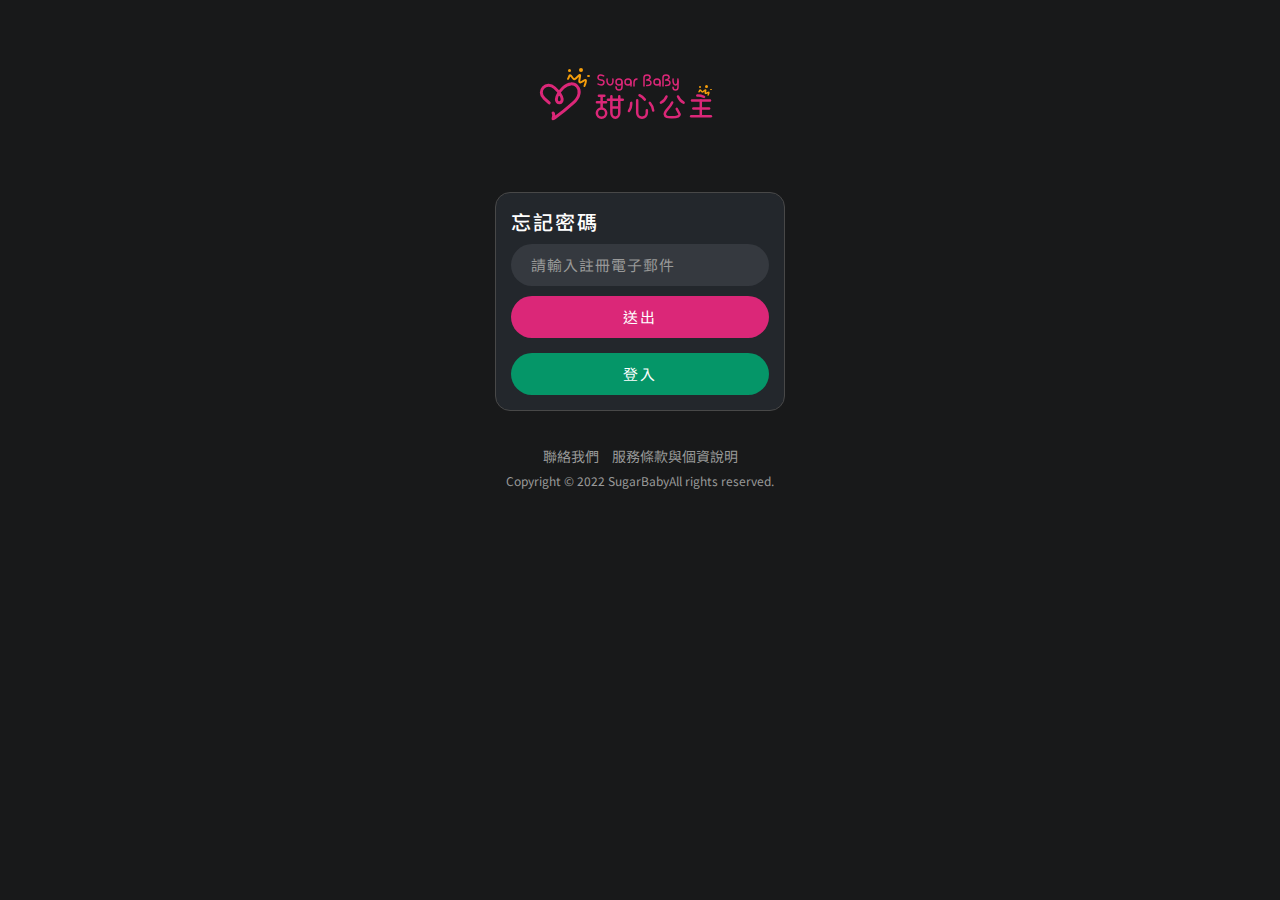
<file: forget.html>
<!doctype html>
<html lang="en">
  <head>
    <meta charset="utf-8">
    <meta name="viewport" content="width=device-width,initial-scale=1,maximum-scale=1,user-scalable=no">
    <meta name="keywords" content="甜心公主">
    <meta name="description" content="甜心公主">
    <meta name="author" content="">
    <meta name="generator" content="Hugo 0.88.1">
    <title>甜心公主</title>
    <link rel="shortcut icon" href="assets/img/favicon.ico">
    <link href="assets/css/bootstrap.min.css" rel="stylesheet">
    <link rel="stylesheet" href="assets/plugins/icon-fontawesome/css/font-awesome.min.css" >
    <link rel="stylesheet" type="text/css" href="assets/plugins/slick/slick/slick.css"/>
    <link rel="stylesheet" type="text/css" href="assets/plugins/slick/slick/slick-theme.css"/>
    <link href="assets/css/carousel.css" rel="stylesheet">
    <link href="assets/css/custom.css" rel="stylesheet">
  </head>
  <body data-spy="scroll" data-target=".navbar" data-offset="50">


  <main role="main">
    <div class="loginBox">
      <div class="logo">
        <a class="navbar-brand" href="index.html" target="_self">
          <img src="assets/img/logo.svg">
        </a>
      </div>
      <div class="logincontent forgetcontent">
        <div class="rightForm">
          <h5 class="h5">忘記密碼</h5>
          <input type="text" name="" placeholder="請輸入註冊電子郵件" class="input">
          <button type="button" class="btn-all btn-login">送出</button>
          
          <button type="button" class="btn-all btn-register" onclick="location.href='login.html'">登入</button>
        </div><!--rightForm-->
      </div><!--logincontent-->


    </div><!--loginBox-->
    <div class="loginfooter">
      <div>
        <a href="javascript:void(0)" target="_self" data-toggle="modal" data-target="#contact">聯絡我們</a>
        <a href="javascript:void(0)" target="_self" data-toggle="modal" data-target="#privacy">服務條款與個資說明</a>
      </div>
      Copyright © 2022 SugarBabyAll rights reserved.
    </div>

      <!-- Modal contact -->
  <div class="modal fade" id="contact" tabindex="-1" aria-labelledby="exampleModalLabel" aria-hidden="true">
    <div class="modal-dialog modal-dialog-centered">
      <div class="modal-content">
        <div class="modal-header">
          <h6 class="modal-title h6">聯絡我們</h6>
          <button type="button" class="close" data-dismiss="modal" aria-label="Close">
            <span aria-hidden="true">&times;</span>
          </button>
        </div>
        <div class="modal-body text-center">
          <ul>
            <li><span class="tit">服務時間：</span>09:00~21:00</li>
            <li><span class="tit">客服信箱：</span><a href="mailto:service@sugarbaby.tw" class="">service@sugarbaby.tw</a></li>
            <li><span class="tit">LINE ID：</span><a href="https://line.me/ti/p/~@sugarbaby.tw" target="_blank" class="">@sugarbaby.tw</a></li>
            <li><span class="tit">Twitter：</span><a href="https://twitter.com/Sugarbaby_tw" target="_blank" class="">@Sugarbaby_tw</a></li>
          </ul>
        </div>
      </div>
    </div>
  </div><!--contact-->
  <!-- Modal privacy -->
  <div class="modal fade" id="privacy" tabindex="-1" aria-labelledby="exampleModalLabel" aria-hidden="true">
    <div class="modal-dialog modal-dialog-centered">
      <div class="modal-content">
        <div class="modal-header">
          
          <button type="button" class="close" data-dismiss="modal" aria-label="Close">
            <span aria-hidden="true">&times;</span>
          </button>
        </div>
        <div class="modal-body">
          <div class="text-center">
            <h4 class="h4">服務條款與個資說明</h4>
            <p class="p">最後更新時間 2022/08/01</p>
          </div>
          <h5 class="h5">一、隱私權保護政策的適用範圍</h5>
          <ul class="nb">
            <li>請您在於使用本服務前，確認您已審閱並同意本隱私權政策所列全部條款，若您不同意全部或部份者，則請勿使用本服務。</li>
            <li>隱私權保護政策內容，包括我們如何處理您在使用本服務時蒐集到的個人識別資料。</li>
            <li>隱私權保護政策不適用於本網站以外的相關連結網站，亦不適用於非我們所委託或參與管理之人員。</li>
          </ul>
          <h5 class="h5">二、個人資料的蒐集及使用</h5>
          <ul class="nb">
            <li>於一般瀏覽時，伺服器會自行記錄相關行徑，包括您使用連線設備的IP位址、使用時間、使用的瀏覽器、瀏覽及點選資料記錄等，做為我們增進服務的參考依據，此記錄為內部應用，絕不對外公布。</li>
            <li>在使用我們的服務時，我們可能會要求您向我們提供可用於聯繫或識別您的某些個人資料，包括：
              <ul>
                <li>C001辨識個人者： 如姓名、地址、電話、電子郵件等資訊。</li>
                <li>C011個人描述：例如：性別、出生年月日等。</li>
              </ul>
            </li>
            <li>本服務將蒐集的數據用於各種目的：
              <ul>
                <li>提供和維護系統所提供讀服務</li>
                <li>提供用戶支持</li>
                <li>提供分析或有價值訊息，以便我們改進服務</li>
                <li>監控服務的使用情況</li>
                <li>檢測，預防和解決技術問題</li>
              </ul>
            </li>
            <li>本服務針對蒐集數據的利用期間、地區、對象及方式：
              <ul>
                <li>期間：當事人要求停止使用或本服務停止提供服務之日為止。</li>
                <li>地區：個人資料將用於台灣地區。</li>
                <li>利用對象及方式：所蒐集到的資料將利用於各項業務之執行，利用方式為因業務執行所必須進行之各項分析、聯繫及通知。</li>
              </ul>
            </li>
          </ul>
          <h5 class="h5">三、資料的保護與安全</h5>
          <ul class="nb">
            <li>本服務主機均設有防火牆、防毒系統等相關資訊安全設備及必要的安全防護措施，本服務及您的個人資料均受到嚴格的保護。只有經過授權的人員才能接觸您的個人資料，相關處理人員均有簽署保密合約，如有違反保密義務者，將會受到相關的法律處分。</li>
            <li>如因業務需要有必要委託本服務相關單位提供服務時，我們會要求其遵守保密義務，並採取相當之檢查程序以確定其將確實遵守。</li>
            <li>請您妥善保管您的密碼與個人資料，並提醒您使用完畢本服務相關服務後，務必關閉本服務，以免您的資料遭人盜用。</li>
            <li>您同意在使用本服務時，所留存的資料與事實相符。另若嗣後您發現您的個人資料遭他人非法使用或有任何異常時，應即時通知我們。</li>
            <li>您同意於使用本服務時，所提供及使用之資料皆為合法，並無侵害第三人權利、違反第三方協議或涉及任何違法行為。如因使用本服務而致第三人損害，除因我們故意或重大過失所致外，我們並不負擔相關賠償責任。</li>
          </ul>
          <h5 class="h5">四、對外的相關連結</h5>
          <ul>
            <li>本服務上有可能包含其他合作網站或網頁連結，該網站或網頁也有可能會蒐集您的個人資料，不論其內容或隱私權政策為何，皆與本服務無關，您應自行參考該連結網站中的隱私權保護政策，我們不負任何連帶責任。</li>
          </ul>
          <h5 class="h5">五、與第三人共用個人資料之政策</h5>
          <ul class="nb">
            <li>本服務絕不會提供、交換、出租或出售任何您的個人資料給其他個人、團體、私人企業或公務機關，但有法律依據或合約義務者，不在此限。</li>
            <li>前項但書之情形包括但不限於：
              <ul>
                <li>經由您書面同意。</li>
                <li>法律明文規定。</li>
                <li>為維護國家安全或增進公共利益。</li>
                <li>為免除您生命、身體、自由或財產上之危險。</li>
                <li>與公務機關或學術研究機構合作，基於公共利益為統計或學術研究而有必要，且資料經過提供者處理或蒐集者依其揭露方式無從識別特定之當事人。</li>
                <li>當您在本服務的行為，違反服務條款或可能損害或妨礙服務與其他使用者權益或導致任何人遭受損害時，經本服務管理單位研析揭露您的個人資料是為了辨識、聯絡或採取法律行動所必要者。</li>
                <li>有利於您的權益。</li>
              </ul>
            </li>
            <li>本服務委託廠商協助蒐集、處理或利用您的個人資料時，將對委外廠商或個人善盡監督管理之責。</li>
          </ul>
          <h5 class="h5">六、未成年人保護</h5>
          <ul>
            <li>未成年人於註冊或使用本服務而同意本公司蒐集、利用其個人資訊時，應按其年齡由其法定代理人代為或在法定代理人之同意下為之。</li>
          </ul>
          <h5 class="h5">七、個人資料權利用於查閱、修改與刪除</h5>
          <ul>
            <li>會員擁有會員個人資料使用權利，本服務依照會員本人要求，可透過本網站的聯絡管道提出修改、刪除、及停止使用該個人帳號資料的要求。 會員能隨時在本服務的會員帳號查看授權的姓名與電郵資料內容。</li>
          </ul>
          <h5 class="h5">八、隱私權政策的修訂</h5>
          <ul>
            <li>我們將因應需求擁有隨時修改本隱私權保護政策的權利，當我們做出修改時，會於本服務公告，且自公告日起生效，不再另行通知。</li>
          </ul>
          <h5 class="h5">九、服務異常導致無法提供服務</h5>
          <ul>
            <li>我們將針對付費會員提供免費延長使用期限作為補償，當我們做出修改時，會於本服務公告，且自公告日起生效，不再另行通知。</li>
          </ul>
          <h5 class="h5">十、付款注意事項</h5>
          <ul class="nb">
            <li>使用非信用卡付費，最多可能會延遲五個工作天</li>
            <li>VIP90天/VIP180天因付款之後即可以使用所有服務，故付費完畢後將無法退款</li>
            <li>如果使用帳號從事非法事項或廣告活動，將無條件停用帳號並且不退款</li>
            <li>訂閱方案將自動續訂，每次到期日都將自動續下一期，直到您取消為止。</li>
            <li>隨時可以取消訂閱，請至選單中的付款紀錄頁面做取消</li>
            <li>取消訂閱是取消下個月自動扣款，當月的服務依然可以使用完畢，取消訂閱需提早5個工作天，以免影響自身權益</li>
            <li>本服務為消費者保護法第19條第2項規定之例外情形，一經購買即不得要求退貨或退款，您絕無異議。</li>
          </ul>
          <div class="btnBar text-center">
            <button type="button" class="btn-all" data-dismiss="modal" aria-label="Close">關閉</button>
          </div>
        </div><!--modal-body-->
      </div>
    </div>
  </div><!--privacy-->

  </main>


  <script src="assets/js/bootstrap.min.js"></script>
  <script src="assets/js/jquery.slim.min.js"></script>
  <script src="assets/js/bootstrap.bundle.min.js"></script>
  <script src="assets/js/jquery.min.js" language="javascript" type="text/javascript"></script> 
  <script type="text/javascript" src="assets/plugins/slick/slick/slick.min.js"></script>
  </body>
</html>
</file>
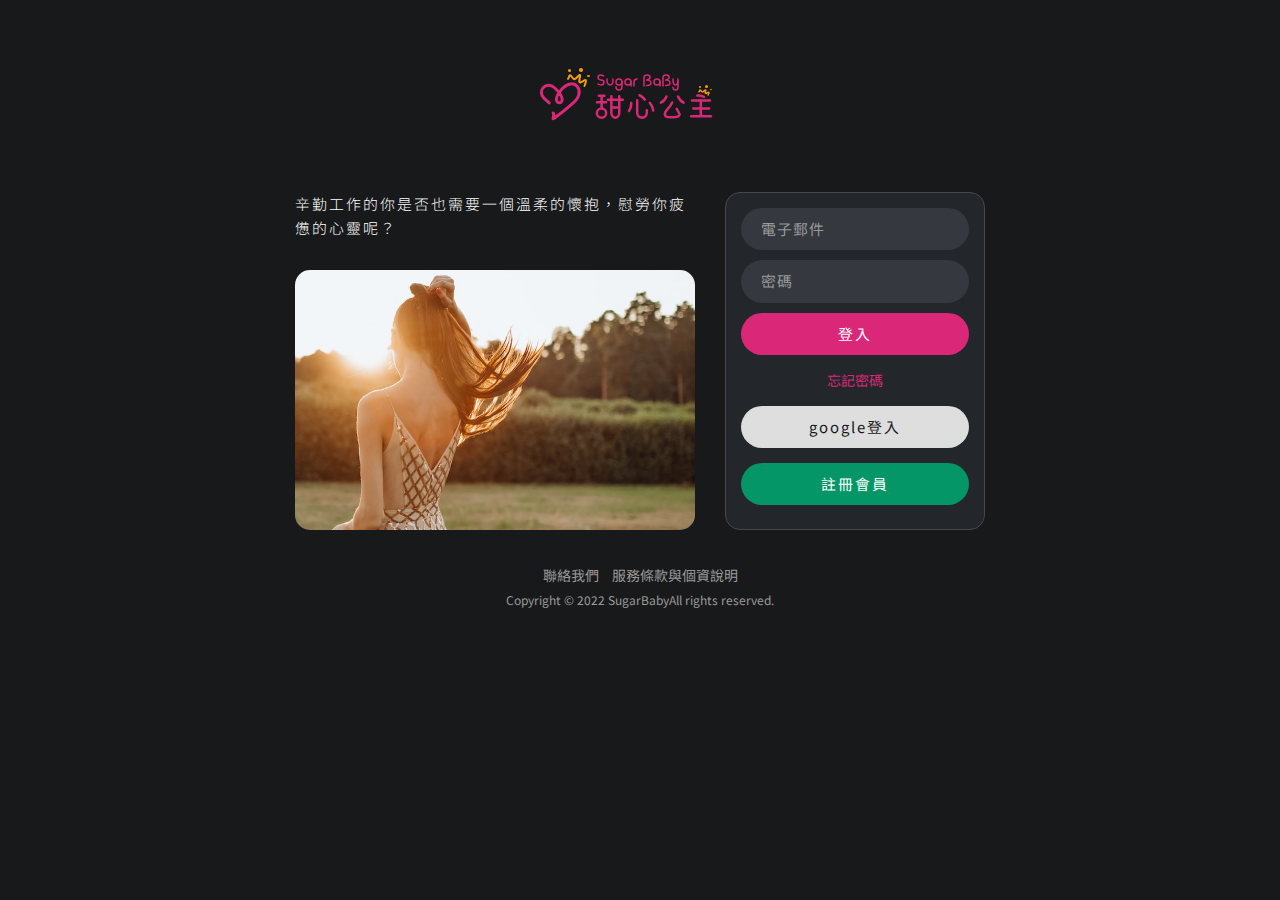
<file: login.html>
<!doctype html>
<html lang="en">
  <head>
    <meta charset="utf-8">
    <meta name="viewport" content="width=device-width,initial-scale=1,maximum-scale=1,user-scalable=no">
    <meta name="keywords" content="甜心公主">
    <meta name="description" content="甜心公主">
    <meta name="author" content="">
    <meta name="generator" content="Hugo 0.88.1">
    <title>甜心公主</title>
    <link rel="shortcut icon" href="assets/img/favicon.ico">
    <link href="assets/css/bootstrap.min.css" rel="stylesheet">
    <link rel="stylesheet" href="assets/plugins/icon-fontawesome/css/font-awesome.min.css" >
    <link rel="stylesheet" type="text/css" href="assets/plugins/slick/slick/slick.css"/>
    <link rel="stylesheet" type="text/css" href="assets/plugins/slick/slick/slick-theme.css"/>
    <link href="assets/css/carousel.css" rel="stylesheet">
    <link href="assets/css/custom.css" rel="stylesheet">
  </head>
  <body data-spy="scroll" data-target=".navbar" data-offset="50">


  <main role="main">
    <div class="loginBox">
      <div class="logo">
        <a class="navbar-brand" href="index.html" target="_self">
          <img src="assets/img/logo.svg">
        </a>
      </div>
      <div class="logincontent">
        <div class="leftImg">
          <p class="p">辛勤工作的你是否也需要一個溫柔的懷抱，慰勞你疲憊的心靈呢？</p>
          <div class="imgBox"><img src="assets/img/loginImg.png" class="w-100"></div>
          <div class="imgBox imgBox-s"><img src="assets/img/loginImg-s.png" class="w-100"></div>
        </div><!--leftImg-->
        <div class="rightForm">
          <input type="text" name="" placeholder="電子郵件" class="input">
          <input type="text" name="" placeholder="密碼" class="input">
          <button type="button" class="btn-all btn-login" onclick="location.href='index.html'">登入</button>
          <a href="forget.html" class="btn-forget">忘記密碼</a>
          <button type="button" class="btn-all btn-google" onclick="location.href='index.html'">google登入</button>
          <button type="button" class="btn-all btn-register" onclick="location.href='index.html'">註冊會員</button>
        </div><!--rightForm-->
      </div><!--logincontent-->


    </div><!--loginBox-->
    <div class="loginfooter">
      <div>
        <a href="javascript:void(0)" target="_self" data-toggle="modal" data-target="#contact">聯絡我們</a>
        <a href="javascript:void(0)" target="_self" data-toggle="modal" data-target="#privacy">服務條款與個資說明</a>
      </div>
      Copyright © 2022 SugarBabyAll rights reserved.
    </div>

      <!-- Modal contact -->
  <div class="modal fade" id="contact" tabindex="-1" aria-labelledby="exampleModalLabel" aria-hidden="true">
    <div class="modal-dialog modal-dialog-centered">
      <div class="modal-content">
        <div class="modal-header">
          <h6 class="modal-title h6">聯絡我們</h6>
          <button type="button" class="close" data-dismiss="modal" aria-label="Close">
            <span aria-hidden="true">&times;</span>
          </button>
        </div>
        <div class="modal-body text-center">
          <ul>
            <li><span class="tit">服務時間：</span>09:00~21:00</li>
            <li><span class="tit">客服信箱：</span><a href="mailto:service@sugarbaby.tw" class="">service@sugarbaby.tw</a></li>
            <li><span class="tit">LINE ID：</span><a href="https://line.me/ti/p/~@sugarbaby.tw" target="_blank" class="">@sugarbaby.tw</a></li>
            <li><span class="tit">Twitter：</span><a href="https://twitter.com/Sugarbaby_tw" target="_blank" class="">@Sugarbaby_tw</a></li>
          </ul>
        </div>
      </div>
    </div>
  </div><!--contact-->
  <!-- Modal privacy -->
  <div class="modal fade" id="privacy" tabindex="-1" aria-labelledby="exampleModalLabel" aria-hidden="true">
    <div class="modal-dialog modal-dialog-centered">
      <div class="modal-content">
        <div class="modal-header">
          
          <button type="button" class="close" data-dismiss="modal" aria-label="Close">
            <span aria-hidden="true">&times;</span>
          </button>
        </div>
        <div class="modal-body">
          <div class="text-center">
            <h4 class="h4">服務條款與個資說明</h4>
            <p class="p">最後更新時間 2022/08/01</p>
          </div>
          <h5 class="h5">一、隱私權保護政策的適用範圍</h5>
          <ul class="nb">
            <li>請您在於使用本服務前，確認您已審閱並同意本隱私權政策所列全部條款，若您不同意全部或部份者，則請勿使用本服務。</li>
            <li>隱私權保護政策內容，包括我們如何處理您在使用本服務時蒐集到的個人識別資料。</li>
            <li>隱私權保護政策不適用於本網站以外的相關連結網站，亦不適用於非我們所委託或參與管理之人員。</li>
          </ul>
          <h5 class="h5">二、個人資料的蒐集及使用</h5>
          <ul class="nb">
            <li>於一般瀏覽時，伺服器會自行記錄相關行徑，包括您使用連線設備的IP位址、使用時間、使用的瀏覽器、瀏覽及點選資料記錄等，做為我們增進服務的參考依據，此記錄為內部應用，絕不對外公布。</li>
            <li>在使用我們的服務時，我們可能會要求您向我們提供可用於聯繫或識別您的某些個人資料，包括：
              <ul>
                <li>C001辨識個人者： 如姓名、地址、電話、電子郵件等資訊。</li>
                <li>C011個人描述：例如：性別、出生年月日等。</li>
              </ul>
            </li>
            <li>本服務將蒐集的數據用於各種目的：
              <ul>
                <li>提供和維護系統所提供讀服務</li>
                <li>提供用戶支持</li>
                <li>提供分析或有價值訊息，以便我們改進服務</li>
                <li>監控服務的使用情況</li>
                <li>檢測，預防和解決技術問題</li>
              </ul>
            </li>
            <li>本服務針對蒐集數據的利用期間、地區、對象及方式：
              <ul>
                <li>期間：當事人要求停止使用或本服務停止提供服務之日為止。</li>
                <li>地區：個人資料將用於台灣地區。</li>
                <li>利用對象及方式：所蒐集到的資料將利用於各項業務之執行，利用方式為因業務執行所必須進行之各項分析、聯繫及通知。</li>
              </ul>
            </li>
          </ul>
          <h5 class="h5">三、資料的保護與安全</h5>
          <ul class="nb">
            <li>本服務主機均設有防火牆、防毒系統等相關資訊安全設備及必要的安全防護措施，本服務及您的個人資料均受到嚴格的保護。只有經過授權的人員才能接觸您的個人資料，相關處理人員均有簽署保密合約，如有違反保密義務者，將會受到相關的法律處分。</li>
            <li>如因業務需要有必要委託本服務相關單位提供服務時，我們會要求其遵守保密義務，並採取相當之檢查程序以確定其將確實遵守。</li>
            <li>請您妥善保管您的密碼與個人資料，並提醒您使用完畢本服務相關服務後，務必關閉本服務，以免您的資料遭人盜用。</li>
            <li>您同意在使用本服務時，所留存的資料與事實相符。另若嗣後您發現您的個人資料遭他人非法使用或有任何異常時，應即時通知我們。</li>
            <li>您同意於使用本服務時，所提供及使用之資料皆為合法，並無侵害第三人權利、違反第三方協議或涉及任何違法行為。如因使用本服務而致第三人損害，除因我們故意或重大過失所致外，我們並不負擔相關賠償責任。</li>
          </ul>
          <h5 class="h5">四、對外的相關連結</h5>
          <ul>
            <li>本服務上有可能包含其他合作網站或網頁連結，該網站或網頁也有可能會蒐集您的個人資料，不論其內容或隱私權政策為何，皆與本服務無關，您應自行參考該連結網站中的隱私權保護政策，我們不負任何連帶責任。</li>
          </ul>
          <h5 class="h5">五、與第三人共用個人資料之政策</h5>
          <ul class="nb">
            <li>本服務絕不會提供、交換、出租或出售任何您的個人資料給其他個人、團體、私人企業或公務機關，但有法律依據或合約義務者，不在此限。</li>
            <li>前項但書之情形包括但不限於：
              <ul>
                <li>經由您書面同意。</li>
                <li>法律明文規定。</li>
                <li>為維護國家安全或增進公共利益。</li>
                <li>為免除您生命、身體、自由或財產上之危險。</li>
                <li>與公務機關或學術研究機構合作，基於公共利益為統計或學術研究而有必要，且資料經過提供者處理或蒐集者依其揭露方式無從識別特定之當事人。</li>
                <li>當您在本服務的行為，違反服務條款或可能損害或妨礙服務與其他使用者權益或導致任何人遭受損害時，經本服務管理單位研析揭露您的個人資料是為了辨識、聯絡或採取法律行動所必要者。</li>
                <li>有利於您的權益。</li>
              </ul>
            </li>
            <li>本服務委託廠商協助蒐集、處理或利用您的個人資料時，將對委外廠商或個人善盡監督管理之責。</li>
          </ul>
          <h5 class="h5">六、未成年人保護</h5>
          <ul>
            <li>未成年人於註冊或使用本服務而同意本公司蒐集、利用其個人資訊時，應按其年齡由其法定代理人代為或在法定代理人之同意下為之。</li>
          </ul>
          <h5 class="h5">七、個人資料權利用於查閱、修改與刪除</h5>
          <ul>
            <li>會員擁有會員個人資料使用權利，本服務依照會員本人要求，可透過本網站的聯絡管道提出修改、刪除、及停止使用該個人帳號資料的要求。 會員能隨時在本服務的會員帳號查看授權的姓名與電郵資料內容。</li>
          </ul>
          <h5 class="h5">八、隱私權政策的修訂</h5>
          <ul>
            <li>我們將因應需求擁有隨時修改本隱私權保護政策的權利，當我們做出修改時，會於本服務公告，且自公告日起生效，不再另行通知。</li>
          </ul>
          <h5 class="h5">九、服務異常導致無法提供服務</h5>
          <ul>
            <li>我們將針對付費會員提供免費延長使用期限作為補償，當我們做出修改時，會於本服務公告，且自公告日起生效，不再另行通知。</li>
          </ul>
          <h5 class="h5">十、付款注意事項</h5>
          <ul class="nb">
            <li>使用非信用卡付費，最多可能會延遲五個工作天</li>
            <li>VIP90天/VIP180天因付款之後即可以使用所有服務，故付費完畢後將無法退款</li>
            <li>如果使用帳號從事非法事項或廣告活動，將無條件停用帳號並且不退款</li>
            <li>訂閱方案將自動續訂，每次到期日都將自動續下一期，直到您取消為止。</li>
            <li>隨時可以取消訂閱，請至選單中的付款紀錄頁面做取消</li>
            <li>取消訂閱是取消下個月自動扣款，當月的服務依然可以使用完畢，取消訂閱需提早5個工作天，以免影響自身權益</li>
            <li>本服務為消費者保護法第19條第2項規定之例外情形，一經購買即不得要求退貨或退款，您絕無異議。</li>
          </ul>
          <div class="btnBar text-center">
            <button type="button" class="btn-all" data-dismiss="modal" aria-label="Close">關閉</button>
          </div>
        </div><!--modal-body-->
      </div>
    </div>
  </div><!--privacy-->

  </main>


  <script src="assets/js/bootstrap.min.js"></script>
  <script src="assets/js/jquery.slim.min.js"></script>
  <script src="assets/js/bootstrap.bundle.min.js"></script>
  <script src="assets/js/jquery.min.js" language="javascript" type="text/javascript"></script> 
  <script type="text/javascript" src="assets/plugins/slick/slick/slick.min.js"></script>
  </body>
</html>
</file>
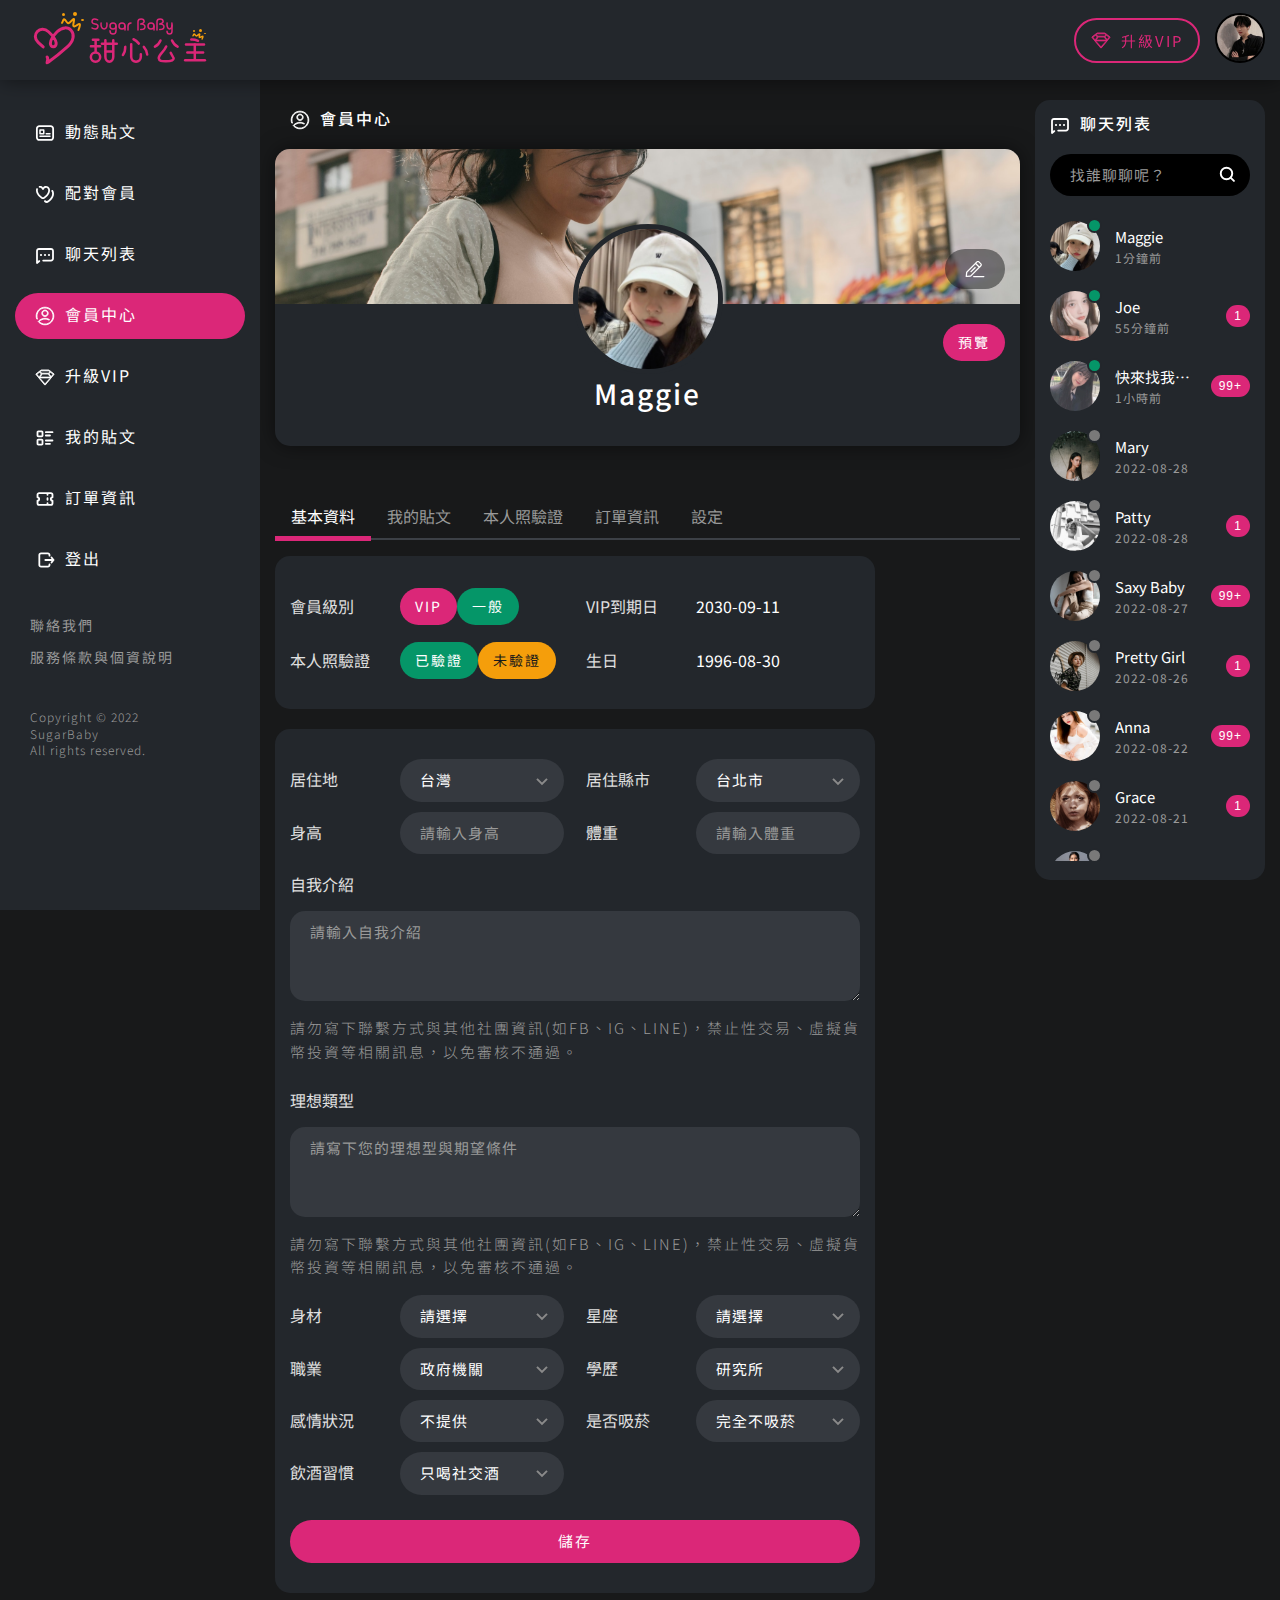
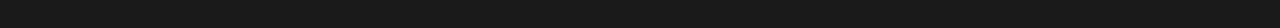
<file: member.html>
<!doctype html>
<html lang="en">
  <head>
    <meta charset="utf-8">
    <meta name="viewport" content="width=device-width,initial-scale=1,maximum-scale=1,user-scalable=no">
    <meta name="keywords" content="甜心公主">
    <meta name="description" content="甜心公主">
    <meta name="author" content="">
    <meta name="generator" content="Hugo 0.88.1">
    <title>甜心公主</title>
    <link rel="shortcut icon" href="assets/img/favicon.ico">
    <link href="assets/css/bootstrap.min.css" rel="stylesheet">
    <link rel="stylesheet" href="assets/plugins/icon-fontawesome/css/font-awesome.min.css" >
    <link rel="stylesheet" type="text/css" href="assets/plugins/slick/slick/slick.css"/>
    <link rel="stylesheet" type="text/css" href="assets/plugins/slick/slick/slick-theme.css"/>
    <link href="assets/css/carousel.css" rel="stylesheet">
    <link href="assets/css/custom.css" rel="stylesheet">
  </head>
  <body data-spy="scroll" data-target=".navbar" data-offset="50">
    
<header class="fixed-top">
  <nav class="navbar navbar-expand-md ">
    <div class="brandBox">
      <button class="navbar-toggler" type="button">
        <img src="assets/img/toggler.svg" class="w-100">
      </button>
      <a class="navbar-brand" href="index.html" target="_self">
        <img src="assets/img/logo.svg">
      </a>
    </div>
          
    <ul class="navbar-nav ml-auto">
      <li class="nav-item align-self-center">
        <a class="nav-link" href="vip.html"><span class="icon icon-vip-p"></span>升級VIP</a>
      </li>
      <li class="nav-item align-self-center">
        <div class="dropdown">
          <a class="dropdown-toggle headshot" href="#" role="button" id="dropdownMenuLink" data-toggle="dropdown" aria-haspopup="true" aria-expanded="false">
          <img src="assets/img/headshot/headshot-0.png" class="w-100">
          </a>

          <div class="dropdown-menu" aria-labelledby="dropdownMenuLink">
            <div class="account">
              <div class="headshotBox-s">
                <img src="assets/img/headshot/headshot-0.png" class="w-100">
              </div>
              Admin
            </div>
            <a class="dropdown-item" href="member.html" target="_self"><span class="icon icon-member"></span>會員中心</a>
            <a class="dropdown-item" href="post.html" target="_self"><span class="icon icon-post"></span>我的貼文</a>
            <a class="dropdown-item" href="order.html" target="_self"><span class="icon icon-order"></span>訂單資訊</a>
            <a class="dropdown-item" href="vip.html" target="_self"><span class="icon icon-vip"></span>升級VIP</a>
            <a class="dropdown-item" href="login.html" target="_self"><span class="icon icon-logout"></span>登出</a>
          </div>
        </div>
      </li>
    </ul>
  </nav>
</header>


<main role="main">
  <div class="leftNav">
    <ul class="leftNavUl">
      <li>
        <a href="index.html" target="_self" class="link "><span class="icon icon-dashboard"></span>動態貼文</a>
      </li>
      <li>
        <a href="pair.html" target="_self" class="link "><span class="icon icon-pair"></span>配對會員</a>
      </li>
      <li>
        <a href="chatlist.html" target="_self" class="link"><span class="icon icon-chatlist"></span>聊天列表</a>
      </li>
      <li>
        <a href="member.html" target="_self" class="link active"><span class="icon icon-member"></span>會員中心</a>
      </li>
      <li>
        <a href="vip.html" target="_self" class="link"><span class="icon icon-vip"></span>升級VIP</a>
      </li>
      <li>
        <a href="post.html" target="_self" class="link"><span class="icon icon-post"></span>我的貼文</a>
      </li>
      <li>
        <a href="order.html" target="_self" class="link"><span class="icon icon-order"></span>訂單資訊</a>
      </li>
      <li>
        <a href="login.html" target="_self" class="link"><span class="icon icon-logout"></span>登出</a>
      </li>
    </ul>
    <div class="btnBar">
      <a href="javascript:void(0)" target="_self" data-toggle="modal" data-target="#contact">聯絡我們</a>
      <a href="javascript:void(0)" target="_self" data-toggle="modal" data-target="#privacy">服務條款與個資說明</a>
    </div>
    <div class="copyright">
      Copyright © 2022 <br/>
      SugarBaby<br/>
      All rights reserved.
    </div>
  </div><!--leftNav-->
  <div class="content">
    <div class="chatListBtn"></div>
    <div class="allLeftBox memberBox">
      <h6 class="h6 tit"><span class="icon icon-member"></span>會員中心</h6>
      <div class="mainBox">
        <div class="imgBox">
          <img src="assets/img/banner-member.png" class="w-100">
          <a href="" class="editBtn"><span class="icon icon-edit"></span></a>
        </div>
        <div class="accountBox">
          <div class="headshotBox">
            <img src="assets/img/headshot/headshot-1.png" class="w-100">
          </div>
          <h3 class="h3">Maggie</h3>
          <a href="memberView.html" class="btn-all preview">預覽</a>
        </div>
      </div><!--boxarea mainBox-->
      <ul class="nav nav-pills mb-3" id="pills-tab" role="tablist">
        <li class="nav-item">
          <a class="nav-link active" id="pills-info-tab" data-toggle="pill" href="#pills-info" role="tab" aria-controls="pills-info" aria-selected="true">基本資料</a>
        </li>
        <li class="nav-item">
          <a class="nav-link" id="pills-post-tab" data-toggle="pill" href="#pills-post" role="tab" aria-controls="pills-post" aria-selected="false">我的貼文</a>
        </li>
        <li class="nav-item">
          <a class="nav-link " id="pills-photo-tab" data-toggle="pill" href="#pills-photo" role="tab" aria-controls="pills-photo" aria-selected="false">本人照驗證</a>
        </li>
        <li class="nav-item">
          <a class="nav-link " id="pills-order-tab" data-toggle="pill" href="#pills-order" role="tab" aria-controls="pills-order" aria-selected="false">訂單資訊</a>
        </li>
        <li class="nav-item">
          <a class="nav-link " id="pills-set-tab" data-toggle="pill" href="#pills-set" role="tab" aria-controls="pills-set" aria-selected="false">設定</a>
        </li>
      </ul>
      <div class="tab-content" id="pills-tabContent">
        <div class="tab-pane fade show active" id="pills-info" role="tabpanel" aria-labelledby="pills-info-tab">
          <div class="boxarea infoboxarea">
            <div class="boxrow2">
              <div class="rowin">
                <div class="tit">
                  會員級別
                </div>
                <div class="con">
                  <span class="tag-member-vip">VIP</span>
                  <span class="tag-member-com">一般</span>
                </div>
              </div>
              <div class="rowin">
                <div class="tit">
                  VIP到期日
                </div>
                <div class="con">
                  <div class="text">2030-09-11</div>
                </div>
              </div>
            </div><!--boxrow2-->
            <div class="boxrow2">
              <div class="rowin">
                <div class="tit">
                  本人照驗證
                </div>
                <div class="con">
                  <span class="tag-verify-yes">已驗證</span>
                  <span class="tag-verify-no">未驗證</span>
                </div>
              </div>
              <div class="rowin">
                <div class="tit">
                  生日
                </div>
                <div class="con">
                  <div class="text">1996-08-30</div>
                </div>
              </div>
            </div><!--boxrow2-->
          </div><!--boxarea infoboxarea-->
          <div class="boxarea infoboxarea">
            <div class="boxrow2">
              <div class="rowin">
                <div class="tit">
                  居住地
                </div>
                <div class="con">
                  <select class="select">
                    <option>台灣</option>
                  </select>
                </div>
              </div>
              <div class="rowin">
                <div class="tit">
                  居住縣市
                </div>
                <div class="con">
                  <select class="select">
                    <option>台北市</option>
                  </select>
                </div>
              </div>
            </div><!--boxrow2-->
            <div class="boxrow2">
              <div class="rowin">
                <div class="tit">
                  身高
                </div>
                <div class="con">
                  <input type="text" name="" class="input" placeholder="請輸入身高">
                </div>
              </div>
              <div class="rowin">
                <div class="tit">
                  體重
                </div>
                <div class="con">
                  <input type="text" name="" class="input" placeholder="請輸入體重">
                </div>
              </div>
            </div><!--boxrow2-->
            <div class="boxrow">
              <div class="tit">
                自我介紹
              </div>
            </div><!--boxrow2-->
            <div class="boxrow">
              <textarea class="textarea w-100" placeholder="請輸入自我介紹"></textarea>
            </div><!--boxrow2-->
            <div class="boxrow">
              <p class="p">請勿寫下聯繫方式與其他社團資訊(如FB、IG、LINE)，禁止性交易、虛擬貨幣投資等相關訊息，以免審核不通過。</p>
            </div>
            <div class="boxrow">
              <div class="tit">
                理想類型
              </div>
            </div><!--boxrow2-->
            <div class="boxrow">
              <textarea class="textarea w-100" placeholder="請寫下您的理想型與期望條件"></textarea>
            </div><!--boxrow2-->
            <div class="boxrow">
              <p class="p">請勿寫下聯繫方式與其他社團資訊(如FB、IG、LINE)，禁止性交易、虛擬貨幣投資等相關訊息，以免審核不通過。</p>
            </div>
            <div class="boxrow2">
              <div class="rowin">
                <div class="tit">
                  身材
                </div>
                <div class="con">
                  <select class="select">
                    <option>請選擇</option>
                  </select>
                </div>
              </div>
              <div class="rowin">
                <div class="tit">
                  星座
                </div>
                <div class="con">
                  <select class="select">
                    <option>請選擇</option>
                  </select>
                </div>
              </div>
            </div><!--boxrow-->
            <div class="boxrow2">
              <div class="rowin">
                <div class="tit">
                  職業
                </div>
                <div class="con">
                  <select class="select">
                    <option>政府機關</option>
                  </select>
                </div>
              </div>
              <div class="rowin">
                <div class="tit">
                  學歷
                </div>
                <div class="con">
                  <select class="select">
                    <option>研究所</option>
                  </select>
                </div>
              </div>
            </div><!--boxrow-->
            <div class="boxrow2">
              <div class="rowin">
                <div class="tit">
                  感情狀況
                </div>
                <div class="con">
                  <select class="select">
                    <option>不提供</option>
                  </select>
                </div>
              </div>
              <div class="rowin">
                <div class="tit">
                  是否吸菸
                </div>
                <div class="con">
                  <select class="select">
                    <option>完全不吸菸</option>
                  </select>
                </div>
              </div>
            </div><!--boxrow-->
            <div class="boxrow2">
              <div class="rowin">
                <div class="tit">
                  飲酒習慣
                </div>
                <div class="con">
                  <select class="select">
                    <option>只喝社交酒</option>
                  </select>
                </div>
              </div>
            </div><!--boxrow-->
            <div class="btnBar">
              <button type="button" class="btn-all">儲存</button>
            </div>
          </div><!--boxarea infoboxarea-->
        </div><!--pills-info-->
        <div class="tab-pane fade" id="pills-post" role="tabpanel" aria-labelledby="pills-post-tab">
          <div class="postlist">
            <div class="postBox">
              <div class="headshotBox-s">
                <img src="assets/img/headshot/headshot-1.png" class="w-100">
              </div>
              <input type="text" name="" placeholder="有什麼想法呢？" class="input" data-toggle="modal" data-target="#newPost">
            </div><!--postBox-->
            <div class="item">

              <div class="titBar">

                <a href="" class="memberLink">
                  <div class="accountBox status-online">
                    <div class="headshotBox-s">
                      <img src="assets/img/headshot/headshot-1.png" class="w-100">
                    </div>
                    <div class="name">
                      <span class="txt">Maggie</span>
                      <span class="time">48分鐘前</span>
                    </div>
                  </div>
                </a>
                <div class="dropdown">
                  <a class="dropdown-toggle headshot btn-more" href="#" role="button" id="dropdownMenuLink" data-toggle="dropdown" aria-haspopup="true" aria-expanded="false">
                  </a>

                  <div class="dropdown-menu dropdown-menu-more" aria-labelledby="dropdownMenuLink">
                    <a class="dropdown-item" href="#" target="_self"><span class="icon icon-delete"></span>刪除貼文</a>
                  </div>
                </div><!--dropdown-->
              </div><!--titBar-->
              <div class="imgBox" data-toggle="modal" data-target="#imgModal">
                <img src="assets/img/postimg.png" class="w-100">
              </div>
              <div class="text">
                <p class="p">如果天都黑了 夜都深了 心的門沒鎖<br/>每盞燈火都有睡不著的故事可以說＾＾</p>
              </div><!--text-->
              <div class="feedback">
                <a href="javascript:void(0)" class="btn-like">100人喜歡</a>
                <a class="btn-msg" data-toggle="collapse" href="#msgList1" role="button" aria-expanded="false" aria-controls="msgList1">100則留言</a>
              </div>
              <div class="msgFeedbackBar collapse multi-collapse" id="msgList1">
                <div class="box">
                  <div class="accountBox status-online">
                    <a href="" class="memberLink">
                      <div class="headshotBox-xs">
                        <img src="assets/img/headshot/headshot-2.png" class="w-100">
                      </div>
                    </a>
                    <div class="msg">
                      <div class="name">
                        <span class="txt"><a href="">Joe</a></span>
                        <span class="time">48分鐘前</span>
                      </div>
                      <div class="text"><p class="p">我想聽你說故事！<br/>你什麼時候有空？</p></div>
                    </div>
                  </div>
                </div><!--box-->
                <div class="box">
                  <div class="accountBox status-online">
                    <a href="" class="memberLink">
                      <div class="headshotBox-xs">
                        <img src="assets/img/headshot/headshot-0.png" class="w-100">
                      </div>
                    </a>
                    <div class="msg">
                      <div class="name">
                        <span class="txt"><a href="">Kevin</a></span>
                        <span class="time">8分鐘前</span>
                      </div>
                      <div class="text">
                        <p class="p">我也想聽你說故事！</p>
                        <div class="imgBox" data-toggle="modal" data-target="#imgModal">
                          <img src="assets/img/postimg.png" class="w-100">
                        </div>
                      </div>
                    </div>
                  </div>
                </div><!--box-->
                <div class="box">
                  <div class="accountBox status-online">
                    <a href="" class="memberLink">
                      <div class="headshotBox-xs">
                        <img src="assets/img/headshot/headshot-4.png" class="w-100">
                      </div>
                    </a>
                    <div class="msg">
                      <div class="name">
                        <span class="txt"><a href="">Mary</a></span>
                        <span class="time">48分鐘前</span>
                      </div>
                      <div class="text"><p class="p">報名+1</p></div>
                    </div>
                  </div>
                </div><!--box-->
              </div><!--msgFeedbackBar-->
              <div class="sendMsgBar">
                <a href="javascript:void(0)" class="btn-upload"><br></a>
                <textarea class="textarea" placeholder="留言"></textarea>
                <a href="javascript:void(0)" class="btn-all"><span class="icon icon-send"></span><span class="txt">送出</span></a>
              </div>
            </div><!--item-->
            <div class="item">
              <div class="titBar">
                <a href="" class="memberLink">
                  <div class="accountBox status-online">
                    <div class="headshotBox-s">
                      <img src="assets/img/headshot/headshot-1.png" class="w-100">
                    </div>
                    <div class="name">
                      <span class="txt">Maggie</span>
                      <span class="time">48分鐘前</span>
                    </div>
                  </div>
                </a>
                 <div class="dropdown">
                  <a class="dropdown-toggle headshot btn-more" href="#" role="button" id="dropdownMenuLink" data-toggle="dropdown" aria-haspopup="true" aria-expanded="false">
                  </a>

                  <div class="dropdown-menu dropdown-menu-more" aria-labelledby="dropdownMenuLink">
                    <a class="dropdown-item" href="#" target="_self"><span class="icon icon-delete"></span>刪除貼文</a>
                  </div>
                </div>
              </div>
              <div class="imgBox" data-toggle="modal" data-target="#imgModal">
                <img src="assets/img/postimg.png" class="w-100">
              </div>
              <div class="text">
                <p class="p">如果天都黑了 夜都深了 心的門沒鎖<br/>每盞燈火都有睡不著的故事可以說＾＾</p>
              </div><!--text-->
              <div class="feedback">
                <a href="javascript:void(0)" class="btn-like">6人喜歡</a>
                <a class="btn-msg" data-toggle="collapse" href="#msgList2" role="button" aria-expanded="false" aria-controls="msgList2">1則留言</a>
              </div>
              <div class="msgFeedbackBar collapse multi-collapse" id="msgList2">
                <div class="box">
                  <div class="accountBox status-online">
                    <a href="" class="memberLink">
                      <div class="headshotBox-xs">
                        <img src="assets/img/headshot/headshot-2.png" class="w-100">
                      </div>
                    </a>
                    <div class="msg">
                      <div class="name">
                        <span class="txt"><a href="">Joe</a></span>
                        <span class="time">48分鐘前</span>
                      </div>
                      <div class="text"><p class="p">今天給約嗎？</p></div>
                    </div>
                  </div>
                </div><!--box-->
              </div><!--msgFeedbackBar-->
              <div class="sendMsgBar">
                <a href="javascript:void(0)" class="btn-upload"><br></a>
                <textarea class="textarea" placeholder="留言"></textarea>
                <a href="javascript:void(0)" class="btn-all"><span class="icon icon-send"></span><span class="txt">送出</span></a>
              </div>
            </div><!--item-->
            <div class="text-center">
              <a href="javascript:void(0)" class="btn-all btn-loading"><span class="icon icon-pair"></span><span class="txt">載入更多</span></a>
            </div>
          </div><!--postlist-->
        </div><!--pills-post-->
        <div class="tab-pane fade " id="pills-photo" role="tabpanel" aria-labelledby="pills-photo-tab">
          <div class="boxarea infoboxarea">
            <div class="boxrow2">
              <div class="rowin">
                <div class="tit">
                  本人照驗證
                </div>
                <div class="con">
                  <span class="tag-verify-yes">已驗證</span>
                  <span class="tag-verify-no">未驗證</span>
                </div>
              </div>
            </div><!--boxrow2-->
          </div>
          <div class="boxarea infoboxarea photoarea">
            <div class="boxrow">
              <div class="tit">
                <h6 class="h6">使用指定動作拍照來證明你是本人，其他會員對您的信任度會大幅度提升。</h6>
                <ol>
                  <li>請拿一張白紙寫上今天的日期並自拍上傳，證明是您本人</li>
                  <li>本人照會展示在你主頁給其他會員看到，可以化妝</li>
                  <li>必須清楚露出眼睛和五官否則審核不會通過</li>
                  <li>本人照審核通過會得到「認證會員」的標記</li>
                </ol>
              </div>
            </div><!--boxrow-->
            <a href="javascript:void(0)" class="uploadBox"><span class="icon-upload"></a>
            <div class="btnBar">
              <button type="button" class="btn-all">上傳</button>
            </div>
          </div><!--boxarea infoboxarea-->
        </div><!--pills-photo-->
        <div class="tab-pane fade " id="pills-order" role="tabpanel" aria-labelledby="pills-order-tab">
          <div class="boxarea infoboxarea order">
            <div class="boxrow2">
              <div class="rowin">
                <div class="tit">
                  訂單編號
                </div>
                <div class="con">
                  <div class="text"><h6 class="h6">S1662444553003</h6></div>
                </div>
              </div>
            </div><!--boxrow2-->
            <div class="boxrow2">
              <div class="rowin">
                <div class="tit">
                  交易時間
                </div>
                <div class="con">
                  <div class="text">2022-09-06 14:09:13</div>
                </div>
              </div>
            </div><!--boxrow2-->
            <div class="boxrow2">
              <div class="rowin">
                <div class="tit">
                  購買方案
                </div>
                <div class="con">
                  <span class="plan">VIP90天</span>
                </div>
              </div>
            </div><!--boxrow2-->
            <div class="boxrow2">
              <div class="rowin">
                <div class="tit">
                  付款金額
                </div>
                <div class="con">
                  <div class="text">100元</div>
                </div>
              </div>
            </div><!--boxrow2-->
            <div class="boxrow2">
              <div class="rowin">
                <div class="tit">
                  交易結果
                </div>
                <div class="con">
                  <span class="order-undone">付款未完成，繼續付款</span>
                </div>
              </div>
            </div><!--boxrow2-->
            <div class="btnBar">
              <a href="" class="btn-all order-cancel"><span class="icon icon-cancel"></span>取消訂閱</a>
            </div><!--btnBar-->
          </div>
          <div class="boxarea infoboxarea order">
            
            <div class="boxrow2">
              <div class="rowin">
                <div class="tit">
                  訂單編號
                </div>
                <div class="con">
                  <div class="text"><h6 class="h6">S1662443279067</h6></div>
                </div>
              </div>
            </div><!--boxrow2-->
            <div class="boxrow2">
              <div class="rowin">
                <div class="tit">
                  交易時間
                </div>
                <div class="con">
                  <div class="text">2022-09-06 13:47:59</div>
                </div>
              </div>
            </div><!--boxrow2-->
            <div class="boxrow2">
              <div class="rowin">
                <div class="tit">
                  購買方案
                </div>
                <div class="con">
                  <span class="plan">VIP30天</span>
                </div>
              </div>
            </div><!--boxrow2-->
            <div class="boxrow2">
              <div class="rowin">
                <div class="tit">
                  付款金額
                </div>
                <div class="con">
                  <div class="text">1280元</div>
                </div>
              </div>
            </div><!--boxrow2-->
            <div class="boxrow2">
              <div class="rowin">
                <div class="tit">
                  交易結果
                </div>
                <div class="con">
                  <span class="order-done">交易成功</span>
                </div>
              </div>
            </div><!--boxrow2-->
            <div class="btnBar">
              <a href="" class="btn-all order-cancel"><span class="icon icon-cancel"></span>取消訂閱</a>
            </div><!--btnBar-->
          </div>
        </div><!--pills-order-->
        <div class="tab-pane fade " id="pills-set" role="tabpanel" aria-labelledby="pills-set-tab">
           <div class="boxarea infoboxarea set">
            <div class="boxrow">
              <div class="tit">
                設定
              </div>
              <div class="con">
                <div class="checkbox">
                  <input id="notice" name="check" type="checkbox"   >
                  <label for="notice" class="checkbox-label">啟用LINE通知</label>
                </div>
              </div>
            </div>
            <div class="boxrow">
              <div class="tit">
                兌換碼
              </div>
              <div class="con">
                <input type="text" name="" class="input" placeholder="請輸入兌換碼">
                <button type="button" class="btn-all">送出</button>
              </div>
            </div><!--boxrow-->
          </div><!--boxarea-->
        </div><!--pills-set-->
      </div>
      <div class="chatlist">
        <h6 class="h6 tit"><span class="icon icon-chatlist"></span>聊天列表</h6>
        <input type="text" name="" placeholder="找誰聊聊呢？" class="input searchInput">
        <button type="button" class="close chatClose">
          <span aria-hidden="true">×</span>
        </button>
        <ul class="memberlist">
          <li>
            <a href="chatroom.html" class="memberLink">
              <div class="accountBox status-online">
                <div class="headshotBox-s">
                  <img src="assets/img/headshot/headshot-1.png" class="w-100">
                </div>
                <div class="name">
                  <span class="txt">Maggie</span>
                  <span class="time">1分鐘前</span>
                </div>
              </div>
            </a>
          </li>
          <li>
            <a href="chatroom.html" class="memberLink">
              <div class="accountBox status-online">
                <div class="headshotBox-s">
                  <img src="assets/img/headshot/headshot-2.png" class="w-100">
                </div>
                <div class="name">
                  <span class="txt">Joe</span>
                  <span class="time">55分鐘前</span>
                </div>
                <div class="nb">1</div>
              </div>
            </a>
          </li>
          <li>
            <a href="chatroom.html" class="memberLink">
              <div class="accountBox status-online">
                <div class="headshotBox-s">
                  <img src="assets/img/headshot/headshot-3.png" class="w-100">
                </div>
                <div class="name">
                  <span class="txt">快來找我聊天，等你喔！</span>
                  <span class="time">1小時前</span>
                </div>
                <div class="nb">99+</div>
              </div>
            </a>
          </li>
          <li>
            <a href="chatroom.html" class="memberLink">
              <div class="accountBox status-offline">
                <div class="headshotBox-s">
                  <img src="assets/img/headshot/headshot-4.png" class="w-100">
                </div>
                <div class="name">
                  <span class="txt">Mary</span>
                  <span class="time">2022-08-28</span>
                </div>
              </div>
            </a>
          </li>
          <li>
            <a href="chatroom.html" class="memberLink">
              <div class="accountBox status-offline">
                <div class="headshotBox-s">
                  <img src="assets/img/headshot/headshot-5.png" class="w-100">
                </div>
                <div class="name">
                  <span class="txt">Patty</span>
                  <span class="time">2022-08-28</span>
                </div>
                <div class="nb">1</div>
              </div>
            </a>
          </li>
          <li>
            <a href="chatroom.html" class="memberLink">
              <div class="accountBox status-offline">
                <div class="headshotBox-s">
                  <img src="assets/img/headshot/headshot-6.png" class="w-100">
                </div>
                <div class="name">
                  <span class="txt">Saxy Baby</span>
                  <span class="time">2022-08-27</span>
                </div>
                <div class="nb">99+</div>
              </div>
            </a>
          </li>
          <li>
            <a href="chatroom.html" class="memberLink">
              <div class="accountBox status-offline">
                <div class="headshotBox-s">
                  <img src="assets/img/headshot/headshot-7.png" class="w-100">
                </div>
                <div class="name">
                  <span class="txt">Pretty Girl</span>
                  <span class="time">2022-08-26</span>
                </div>
                <div class="nb">1</div>
              </div>
            </a>
          </li>
          <li>
            <a href="chatroom.html" class="memberLink">
              <div class="accountBox status-offline">
                <div class="headshotBox-s">
                  <img src="assets/img/headshot/headshot-8.png" class="w-100">
                </div>
                <div class="name">
                  <span class="txt">Anna</span>
                  <span class="time">2022-08-22</span>
                </div>
                <div class="nb">99+</div>
              </div>
            </a>
          </li>
          <li>
            <a href="chatroom.html" class="memberLink">
              <div class="accountBox status-offline">
                <div class="headshotBox-s">
                  <img src="assets/img/headshot/headshot-9.png" class="w-100">
                </div>
                <div class="name">
                  <span class="txt">Grace</span>
                  <span class="time">2022-08-21</span>
                </div>
                <div class="nb">1</div>
              </div>
            </a>
          </li>
          <li>
            <a href="chatroom.html" class="memberLink">
              <div class="accountBox status-offline">
                <div class="headshotBox-s">
                  <img src="assets/img/headshot/headshot-10.png" class="w-100">
                </div>
                <div class="name">
                  <span class="txt">Olivia</span>
                  <span class="time">2022-08-20</span>
                </div>
                <div class="nb">99+</div>
              </div>
            </a>
          </li>

        </ul><!--list-->
      </div><!--chatlist-->
    </div><!--memberBox-->
  </div> <!--content-->
  <div class="mask"></div>
  <div class="mask-left"></div>

  <!-- Modal newPost -->
  <div class="modal fade" id="newPost" tabindex="-1" aria-labelledby="exampleModalLabel" aria-hidden="true">
    <div class="modal-dialog modal-dialog-centered">
      <div class="modal-content">
        <div class="modal-header">
          <h6 class="modal-title h6">建立貼文</h6>
          <button type="button" class="close" data-dismiss="modal" aria-label="Close">
            <span aria-hidden="true">&times;</span>
          </button>
        </div>
        <div class="modal-body text-center">

          <textarea class="textarea" placeholder="有什麼想法呢？"></textarea>
          <p class="p ps">請勿寫下任何聯繫方式，禁止使用露點的照片，以免審核不通過</p>
          <div class="btnBar">
            <a href="javascript:void(0)" class="btn-upload"><br/></a>
            <select class="select">
              <option>心情分享</option>
              <option selected>伴遊出租</option>
            </select>
            <input type="text" name="" placeholder="伴遊費用" class="input">
          </div>
          <button type="button" class="btn-all" data-dismiss="modal">分享</button>
        </div>
      </div>
    </div>
  </div><!--newPost-->

  <!-- Modal imgModal -->
  <div class="modal fade" id="imgModal" tabindex="-1" aria-labelledby="exampleModalLabel" aria-hidden="true">
    <div class="modal-dialog modal-dialog-centered">
      <div class="modal-content">
        <div class="modal-header">
          <h6 class="modal-title h6">檢視圖片</h6>
          <button type="button" class="close" data-dismiss="modal" aria-label="Close">
            <span aria-hidden="true">&times;</span>
          </button>
        </div>
        <div class="modal-body text-center">
          <div class="imgBox">
            <img src="assets/img/postimg.png">
          </div>
        </div>
      </div>
    </div>
  </div><!--imgModal-->

  <!-- Modal contact -->
  <div class="modal fade" id="contact" tabindex="-1" aria-labelledby="exampleModalLabel" aria-hidden="true">
    <div class="modal-dialog modal-dialog-centered">
      <div class="modal-content">
        <div class="modal-header">
          <h6 class="modal-title h6">聯絡我們</h6>
          <button type="button" class="close" data-dismiss="modal" aria-label="Close">
            <span aria-hidden="true">&times;</span>
          </button>
        </div>
        <div class="modal-body text-center">
          <ul>
            <li><span class="tit">服務時間：</span>09:00~21:00</li>
            <li><span class="tit">客服信箱：</span><a href="mailto:service@sugarbaby.tw" class="">service@sugarbaby.tw</a></li>
            <li><span class="tit">LINE ID：</span><a href="https://line.me/ti/p/~@sugarbaby.tw" target="_blank" class="">@sugarbaby.tw</a></li>
            <li><span class="tit">Twitter：</span><a href="https://twitter.com/Sugarbaby_tw" target="_blank" class="">@Sugarbaby_tw</a></li>
          </ul>
        </div>
      </div>
    </div>
  </div><!--contact-->
  <!-- Modal privacy -->
  <div class="modal fade" id="privacy" tabindex="-1" aria-labelledby="exampleModalLabel" aria-hidden="true">
    <div class="modal-dialog modal-dialog-centered">
      <div class="modal-content">
        <div class="modal-header">
          
          <button type="button" class="close" data-dismiss="modal" aria-label="Close">
            <span aria-hidden="true">&times;</span>
          </button>
        </div>
        <div class="modal-body">
          <div class="text-center">
            <h4 class="h4">服務條款與個資說明</h4>
            <p class="p">最後更新時間 2022/08/01</p>
          </div>
          <h5 class="h5">一、隱私權保護政策的適用範圍</h5>
          <ul class="nb">
            <li>請您在於使用本服務前，確認您已審閱並同意本隱私權政策所列全部條款，若您不同意全部或部份者，則請勿使用本服務。</li>
            <li>隱私權保護政策內容，包括我們如何處理您在使用本服務時蒐集到的個人識別資料。</li>
            <li>隱私權保護政策不適用於本網站以外的相關連結網站，亦不適用於非我們所委託或參與管理之人員。</li>
          </ul>
          <h5 class="h5">二、個人資料的蒐集及使用</h5>
          <ul class="nb">
            <li>於一般瀏覽時，伺服器會自行記錄相關行徑，包括您使用連線設備的IP位址、使用時間、使用的瀏覽器、瀏覽及點選資料記錄等，做為我們增進服務的參考依據，此記錄為內部應用，絕不對外公布。</li>
            <li>在使用我們的服務時，我們可能會要求您向我們提供可用於聯繫或識別您的某些個人資料，包括：
              <ul>
                <li>C001辨識個人者： 如姓名、地址、電話、電子郵件等資訊。</li>
                <li>C011個人描述：例如：性別、出生年月日等。</li>
              </ul>
            </li>
            <li>本服務將蒐集的數據用於各種目的：
              <ul>
                <li>提供和維護系統所提供讀服務</li>
                <li>提供用戶支持</li>
                <li>提供分析或有價值訊息，以便我們改進服務</li>
                <li>監控服務的使用情況</li>
                <li>檢測，預防和解決技術問題</li>
              </ul>
            </li>
            <li>本服務針對蒐集數據的利用期間、地區、對象及方式：
              <ul>
                <li>期間：當事人要求停止使用或本服務停止提供服務之日為止。</li>
                <li>地區：個人資料將用於台灣地區。</li>
                <li>利用對象及方式：所蒐集到的資料將利用於各項業務之執行，利用方式為因業務執行所必須進行之各項分析、聯繫及通知。</li>
              </ul>
            </li>
          </ul>
          <h5 class="h5">三、資料的保護與安全</h5>
          <ul class="nb">
            <li>本服務主機均設有防火牆、防毒系統等相關資訊安全設備及必要的安全防護措施，本服務及您的個人資料均受到嚴格的保護。只有經過授權的人員才能接觸您的個人資料，相關處理人員均有簽署保密合約，如有違反保密義務者，將會受到相關的法律處分。</li>
            <li>如因業務需要有必要委託本服務相關單位提供服務時，我們會要求其遵守保密義務，並採取相當之檢查程序以確定其將確實遵守。</li>
            <li>請您妥善保管您的密碼與個人資料，並提醒您使用完畢本服務相關服務後，務必關閉本服務，以免您的資料遭人盜用。</li>
            <li>您同意在使用本服務時，所留存的資料與事實相符。另若嗣後您發現您的個人資料遭他人非法使用或有任何異常時，應即時通知我們。</li>
            <li>您同意於使用本服務時，所提供及使用之資料皆為合法，並無侵害第三人權利、違反第三方協議或涉及任何違法行為。如因使用本服務而致第三人損害，除因我們故意或重大過失所致外，我們並不負擔相關賠償責任。</li>
          </ul>
          <h5 class="h5">四、對外的相關連結</h5>
          <ul>
            <li>本服務上有可能包含其他合作網站或網頁連結，該網站或網頁也有可能會蒐集您的個人資料，不論其內容或隱私權政策為何，皆與本服務無關，您應自行參考該連結網站中的隱私權保護政策，我們不負任何連帶責任。</li>
          </ul>
          <h5 class="h5">五、與第三人共用個人資料之政策</h5>
          <ul class="nb">
            <li>本服務絕不會提供、交換、出租或出售任何您的個人資料給其他個人、團體、私人企業或公務機關，但有法律依據或合約義務者，不在此限。</li>
            <li>前項但書之情形包括但不限於：
              <ul>
                <li>經由您書面同意。</li>
                <li>法律明文規定。</li>
                <li>為維護國家安全或增進公共利益。</li>
                <li>為免除您生命、身體、自由或財產上之危險。</li>
                <li>與公務機關或學術研究機構合作，基於公共利益為統計或學術研究而有必要，且資料經過提供者處理或蒐集者依其揭露方式無從識別特定之當事人。</li>
                <li>當您在本服務的行為，違反服務條款或可能損害或妨礙服務與其他使用者權益或導致任何人遭受損害時，經本服務管理單位研析揭露您的個人資料是為了辨識、聯絡或採取法律行動所必要者。</li>
                <li>有利於您的權益。</li>
              </ul>
            </li>
            <li>本服務委託廠商協助蒐集、處理或利用您的個人資料時，將對委外廠商或個人善盡監督管理之責。</li>
          </ul>
          <h5 class="h5">六、未成年人保護</h5>
          <ul>
            <li>未成年人於註冊或使用本服務而同意本公司蒐集、利用其個人資訊時，應按其年齡由其法定代理人代為或在法定代理人之同意下為之。</li>
          </ul>
          <h5 class="h5">七、個人資料權利用於查閱、修改與刪除</h5>
          <ul>
            <li>會員擁有會員個人資料使用權利，本服務依照會員本人要求，可透過本網站的聯絡管道提出修改、刪除、及停止使用該個人帳號資料的要求。 會員能隨時在本服務的會員帳號查看授權的姓名與電郵資料內容。</li>
          </ul>
          <h5 class="h5">八、隱私權政策的修訂</h5>
          <ul>
            <li>我們將因應需求擁有隨時修改本隱私權保護政策的權利，當我們做出修改時，會於本服務公告，且自公告日起生效，不再另行通知。</li>
          </ul>
          <h5 class="h5">九、服務異常導致無法提供服務</h5>
          <ul>
            <li>我們將針對付費會員提供免費延長使用期限作為補償，當我們做出修改時，會於本服務公告，且自公告日起生效，不再另行通知。</li>
          </ul>
          <h5 class="h5">十、付款注意事項</h5>
          <ul class="nb">
            <li>使用非信用卡付費，最多可能會延遲五個工作天</li>
            <li>VIP90天/VIP180天因付款之後即可以使用所有服務，故付費完畢後將無法退款</li>
            <li>如果使用帳號從事非法事項或廣告活動，將無條件停用帳號並且不退款</li>
            <li>訂閱方案將自動續訂，每次到期日都將自動續下一期，直到您取消為止。</li>
            <li>隨時可以取消訂閱，請至選單中的付款紀錄頁面做取消</li>
            <li>取消訂閱是取消下個月自動扣款，當月的服務依然可以使用完畢，取消訂閱需提早5個工作天，以免影響自身權益</li>
            <li>本服務為消費者保護法第19條第2項規定之例外情形，一經購買即不得要求退貨或退款，您絕無異議。</li>
          </ul>
          <div class="btnBar text-center">
            <button type="button" class="btn-all" data-dismiss="modal" aria-label="Close">關閉</button>
          </div>
        </div><!--modal-body-->
      </div>
    </div>
  </div><!--privacy-->

</main>
<footer>
  <ul class="footerNav">
    <li>
      <a href="index.html" target="_self" class="link "><span class="icon icon-dashboard"></span>動態貼文</a>
    </li>
    <li>
      <a href="pair.html" target="_self" class="link"><span class="icon icon-pair"></span>配對會員</a>
    </li>
    <li>
      <a href="chatlist.html" target="_self" class="link active"><span class="icon icon-chatlist"></span>聊天列表</a>
    </li>
    <li>
      <a href="member.html" target="_self" class="link"><span class="icon icon-member"></span>會員中心</a>
    </li>
  </ul>
</footer>
<script src="assets/js/bootstrap.min.js"></script>
<script src="assets/js/jquery.slim.min.js"></script>
<script src="assets/js/bootstrap.bundle.min.js"></script>
<script src="assets/js/jquery.min.js" language="javascript" type="text/javascript"></script> 
<script type="text/javascript" src="assets/plugins/slick/slick/slick.min.js"></script>

<script type="text/javascript">
    $(document).ready(function () {
      
      $( "button.navbar-toggler" ).click(function() {
        $( ".leftNav" ).toggleClass( "active" );
        $( ".mask-left" ).toggleClass( "show" );
      });

      $( ".chatListBtn" ).click(function() {
        $( ".chatlist" ).toggleClass( "show" );
        $( ".mask" ).toggleClass( "show" );
      });
      $( "button.chatClose" ).click(function() {
        $( ".chatlist" ).removeClass( "show" );
        $( ".mask" ).removeClass( "show" );
      });

    });  


    $(window).scroll(function() {

      var scrollTop = $(window).scrollTop();

      if (scrollTop>=100) {
        $("#toTop").addClass("show");
      } else {
        $("#toTop").removeClass("show");
      }
    });

    $(window).scroll(function() {

      var scrollTop = $(window).scrollTop();

      if (scrollTop>=100) {
        $("#applyNow").addClass("show");
      } else {
        $("#applyNow").removeClass("show");
      }
    });


    $("#toTop").click(function(){
      $("html,body").stop().animate({
        "scrollTop" : "0px"
      });
    });


</script>



      
  </body>
</html>
</file>
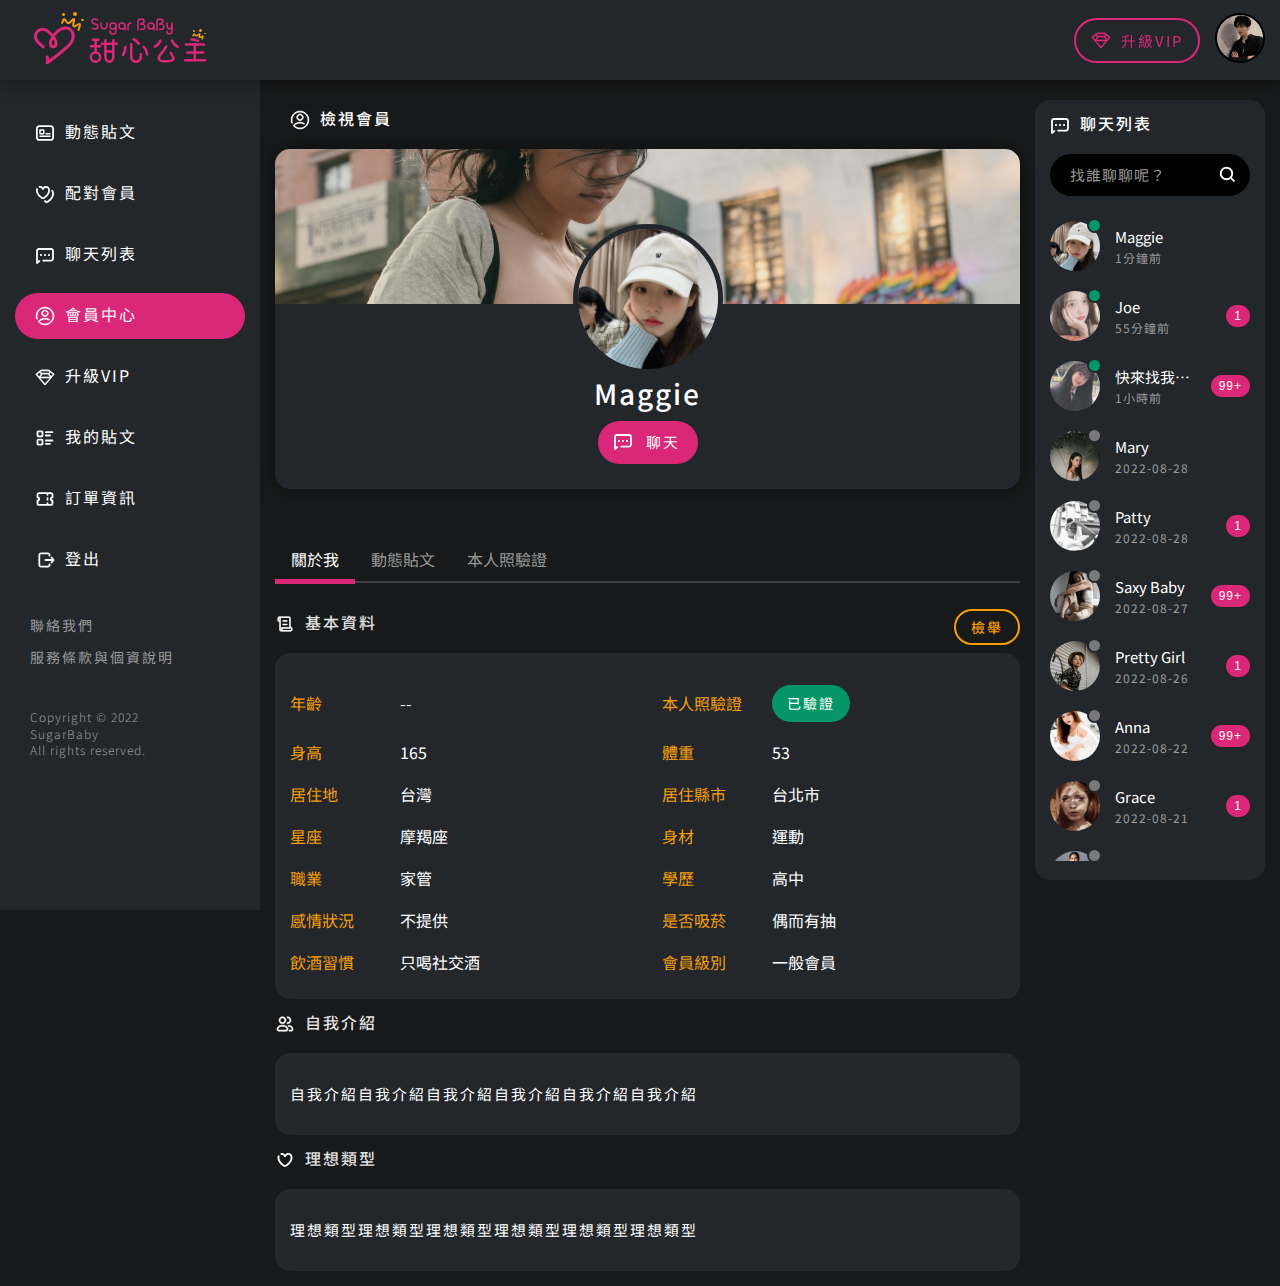
<file: memberView.html>
<!doctype html>
<html lang="en">
  <head>
    <meta charset="utf-8">
    <meta name="viewport" content="width=device-width,initial-scale=1,maximum-scale=1,user-scalable=no">
    <meta name="keywords" content="甜心公主">
    <meta name="description" content="甜心公主">
    <meta name="author" content="">
    <meta name="generator" content="Hugo 0.88.1">
    <title>甜心公主</title>
    <link rel="shortcut icon" href="assets/img/favicon.ico">
    <link href="assets/css/bootstrap.min.css" rel="stylesheet">
    <link rel="stylesheet" href="assets/plugins/icon-fontawesome/css/font-awesome.min.css" >
    <link rel="stylesheet" type="text/css" href="assets/plugins/slick/slick/slick.css"/>
    <link rel="stylesheet" type="text/css" href="assets/plugins/slick/slick/slick-theme.css"/>
    <link href="assets/css/carousel.css" rel="stylesheet">
    <link href="assets/css/custom.css" rel="stylesheet">
  </head>
  <body data-spy="scroll" data-target=".navbar" data-offset="50">
    
<header class="fixed-top">
  <nav class="navbar navbar-expand-md ">
    <div class="brandBox">
      <button class="navbar-toggler" type="button">
        <img src="assets/img/toggler.svg" class="w-100">
      </button>
      <a class="navbar-brand" href="index.html" target="_self">
        <img src="assets/img/logo.svg">
      </a>
    </div>
          
    <ul class="navbar-nav ml-auto">
      <li class="nav-item align-self-center">
        <a class="nav-link" href="vip.html"><span class="icon icon-vip-p"></span>升級VIP</a>
      </li>
      <li class="nav-item align-self-center">
        <div class="dropdown">
          <a class="dropdown-toggle headshot" href="#" role="button" id="dropdownMenuLink" data-toggle="dropdown" aria-haspopup="true" aria-expanded="false">
          <img src="assets/img/headshot/headshot-0.png" class="w-100">
          </a>

          <div class="dropdown-menu" aria-labelledby="dropdownMenuLink">
            <div class="account">
              <div class="headshotBox-s">
                <img src="assets/img/headshot/headshot-0.png" class="w-100">
              </div>
              Admin
            </div>
            <a class="dropdown-item" href="member.html" target="_self"><span class="icon icon-member"></span>會員中心</a>
            <a class="dropdown-item" href="post.html" target="_self"><span class="icon icon-post"></span>我的貼文</a>
            <a class="dropdown-item" href="order.html" target="_self"><span class="icon icon-order"></span>訂單資訊</a>
            <a class="dropdown-item" href="vip.html" target="_self"><span class="icon icon-vip"></span>升級VIP</a>
            <a class="dropdown-item" href="login.html" target="_self"><span class="icon icon-logout"></span>登出</a>
          </div>
        </div>
      </li>
    </ul>
  </nav>
</header>


<main role="main">
  <div class="leftNav">
    <ul class="leftNavUl">
      <li>
        <a href="index.html" target="_self" class="link "><span class="icon icon-dashboard"></span>動態貼文</a>
      </li>
      <li>
        <a href="pair.html" target="_self" class="link "><span class="icon icon-pair"></span>配對會員</a>
      </li>
      <li>
        <a href="chatlist.html" target="_self" class="link"><span class="icon icon-chatlist"></span>聊天列表</a>
      </li>
      <li>
        <a href="member.html" target="_self" class="link active"><span class="icon icon-member"></span>會員中心</a>
      </li>
      <li>
        <a href="vip.html" target="_self" class="link"><span class="icon icon-vip"></span>升級VIP</a>
      </li>
      <li>
        <a href="post.html" target="_self" class="link"><span class="icon icon-post"></span>我的貼文</a>
      </li>
      <li>
        <a href="order.html" target="_self" class="link"><span class="icon icon-order"></span>訂單資訊</a>
      </li>
      <li>
        <a href="login.html" target="_self" class="link"><span class="icon icon-logout"></span>登出</a>
      </li>
    </ul>
    <div class="btnBar">
      <a href="javascript:void(0)" target="_self" data-toggle="modal" data-target="#contact">聯絡我們</a>
      <a href="javascript:void(0)" target="_self" data-toggle="modal" data-target="#privacy">服務條款與個資說明</a>
    </div>
    <div class="copyright">
      Copyright © 2022 <br/>
      SugarBaby<br/>
      All rights reserved.
    </div>
  </div><!--leftNav-->
  <div class="content">
    <div class="chatListBtn"></div>
    <div class="allLeftBox memberBox">
      <h6 class="h6 tit"><span class="icon icon-member"></span>檢視會員</h6>
      <div class="mainBox">
        <div class="imgBox">
          <img src="assets/img/banner-member.png" class="w-100">
        </div>
        <div class="accountBox">
          <div class="headshotBox">
            <img src="assets/img/headshot/headshot-1.png" class="w-100">
          </div>
          <h3 class="h3">Maggie</h3>
          <a href="chatroom.html" class="btn-all chat"><span class="icon icon-chatlist"></span>聊天</a>
        </div>
      </div><!--boxarea mainBox-->
      <ul class="nav nav-pills mb-3" id="pills-tab" role="tablist">
        <li class="nav-item">
          <a class="nav-link active" id="pills-info-tab" data-toggle="pill" href="#pills-info" role="tab" aria-controls="pills-info" aria-selected="true">關於我</a>
        </li>
        <li class="nav-item">
          <a class="nav-link" id="pills-post-tab" data-toggle="pill" href="#pills-post" role="tab" aria-controls="pills-post" aria-selected="false">動態貼文</a>
        </li>
        <li class="nav-item">
          <a class="nav-link " id="pills-photo-tab" data-toggle="pill" href="#pills-photo" role="tab" aria-controls="pills-photo" aria-selected="false">本人照驗證</a>
        </li>
      </ul>
      <div class="tab-content" id="pills-tabContent">
        <div class="tab-pane fade show active" id="pills-info" role="tabpanel" aria-labelledby="pills-info-tab">
          <h6 class="h6 tit"><span class="icon icon-about"></span>基本資料<a href="" class="btn-appeal">檢舉</a></h6>
          <div class="boxarea about">
            <div class="boxrow2">
              <div class="rowin">
                <div class="tit">
                  年齡
                </div>
                <div class="con">
                  <div class="text">--</div>
                </div>
              </div>
              <div class="rowin">
                <div class="tit">
                  本人照驗證
                </div>
                <div class="con">
                  <span class="tag-verify-yes">已驗證</span>
                  <!--<span class="tag-verify-no">未驗證</span>-->
                </div>
              </div>
            </div><!--boxrow2-->
            <div class="boxrow2">
              <div class="rowin">
                <div class="tit">
                  身高
                </div>
                <div class="con">
                  <div class="text">165</div>
                </div>
              </div>
              <div class="rowin">
                <div class="tit">
                  體重
                </div>
                <div class="con">
                  <div class="text">53</div>
                </div>
              </div>
            </div><!--boxrow2-->
            <div class="boxrow2">
              <div class="rowin">
                <div class="tit">
                  居住地
                </div>
                <div class="con">
                  <div class="text">台灣</div>
                </div>
              </div>
              <div class="rowin">
                <div class="tit">
                  居住縣市
                </div>
                <div class="con">
                  <div class="text">台北市</div>
                </div>
              </div>
            </div><!--boxrow2-->
            <div class="boxrow2">
              <div class="rowin">
                <div class="tit">
                  星座
                </div>
                <div class="con">
                  <div class="text">摩羯座</div>
                </div>
              </div>
              <div class="rowin">
                <div class="tit">
                  身材
                </div>
                <div class="con">
                  <div class="text">運動</div>
                </div>
              </div>
            </div><!--boxrow2-->
            <div class="boxrow2">
              <div class="rowin">
                <div class="tit">
                  職業
                </div>
                <div class="con">
                  <div class="text">家管</div>
                </div>
              </div>
              <div class="rowin">
                <div class="tit">
                  學歷
                </div>
                <div class="con">
                  <div class="text">高中</div>
                </div>
              </div>
            </div><!--boxrow2-->
            <div class="boxrow2">
              <div class="rowin">
                <div class="tit">
                  感情狀況
                </div>
                <div class="con">
                  <div class="text">不提供</div>
                </div>
              </div>
              <div class="rowin">
                <div class="tit">
                  是否吸菸
                </div>
                <div class="con">
                  <div class="text">偶而有抽</div>
                </div>
              </div>
            </div><!--boxrow2-->
            <div class="boxrow2">
              <div class="rowin">
                <div class="tit">
                  飲酒習慣
                </div>
                <div class="con">
                  <div class="text">只喝社交酒</div>
                </div>
              </div>
              <div class="rowin">
                <div class="tit">
                  會員級別
                </div>
                <div class="con">
                  <div class="text">一般會員</div>
                </div>
              </div>
            </div><!--boxrow2-->
          </div><!--boxarea infoboxarea-->
          <h6 class="h6 tit"><span class="icon icon-intro"></span>自我介紹</h6>
          <div class="boxarea">
            <div class="intro">自我介紹自我介紹自我介紹自我介紹自我介紹自我介紹</div>
          </div><!--boxarea infoboxarea-->
          <h6 class="h6 tit"><span class="icon icon-love"></span>理想類型</h6>
          <div class="boxarea">
            <div class="intro">理想類型理想類型理想類型理想類型理想類型理想類型</div>
          </div><!--boxarea infoboxarea-->
        </div><!--pills-info-->
        <div class="tab-pane fade" id="pills-post" role="tabpanel" aria-labelledby="pills-post-tab">
          <div class="postlist">
            <div class="item">

              <div class="titBar">

                <a href="" class="memberLink">
                  <div class="accountBox status-online">
                    <div class="headshotBox-s">
                      <img src="assets/img/headshot/headshot-1.png" class="w-100">
                    </div>
                    <div class="name">
                      <span class="txt">Maggie</span>
                      <span class="time">48分鐘前</span>
                    </div>
                  </div>
                </a>
                <div class="dropdown">
                  <a class="dropdown-toggle headshot btn-more" href="#" role="button" id="dropdownMenuLink" data-toggle="dropdown" aria-haspopup="true" aria-expanded="false">
                  </a>

                  <div class="dropdown-menu dropdown-menu-more" aria-labelledby="dropdownMenuLink">
                    <a class="dropdown-item" href="#" target="_self"><span class="icon icon-delete"></span>刪除貼文</a>
                  </div>
                </div><!--dropdown-->
              </div><!--titBar-->
              <div class="imgBox" data-toggle="modal" data-target="#imgModal">
                <img src="assets/img/postimg.png" class="w-100">
              </div>
              <div class="text">
                <p class="p">如果天都黑了 夜都深了 心的門沒鎖<br/>每盞燈火都有睡不著的故事可以說＾＾</p>
              </div><!--text-->
              <div class="feedback">
                <a href="javascript:void(0)" class="btn-like">100人喜歡</a>
                <a class="btn-msg" data-toggle="collapse" href="#msgList1" role="button" aria-expanded="false" aria-controls="msgList1">100則留言</a>
              </div>
              <div class="msgFeedbackBar collapse multi-collapse" id="msgList1">
                <div class="box">
                  <div class="accountBox status-online">
                    <a href="" class="memberLink">
                      <div class="headshotBox-xs">
                        <img src="assets/img/headshot/headshot-2.png" class="w-100">
                      </div>
                    </a>
                    <div class="msg">
                      <div class="name">
                        <span class="txt"><a href="">Joe</a></span>
                        <span class="time">48分鐘前</span>
                      </div>
                      <div class="text"><p class="p">我想聽你說故事！<br/>你什麼時候有空？</p></div>
                    </div>
                  </div>
                </div><!--box-->
                <div class="box">
                  <div class="accountBox status-online">
                    <a href="" class="memberLink">
                      <div class="headshotBox-xs">
                        <img src="assets/img/headshot/headshot-0.png" class="w-100">
                      </div>
                    </a>
                    <div class="msg">
                      <div class="name">
                        <span class="txt"><a href="">Kevin</a></span>
                        <span class="time">8分鐘前</span>
                      </div>
                      <div class="text">
                        <p class="p">我也想聽你說故事！</p>
                        <div class="imgBox" data-toggle="modal" data-target="#imgModal">
                          <img src="assets/img/postimg.png" class="w-100">
                        </div>
                      </div>
                    </div>
                  </div>
                </div><!--box-->
                <div class="box">
                  <div class="accountBox status-online">
                    <a href="" class="memberLink">
                      <div class="headshotBox-xs">
                        <img src="assets/img/headshot/headshot-4.png" class="w-100">
                      </div>
                    </a>
                    <div class="msg">
                      <div class="name">
                        <span class="txt"><a href="">Mary</a></span>
                        <span class="time">48分鐘前</span>
                      </div>
                      <div class="text"><p class="p">報名+1</p></div>
                    </div>
                  </div>
                </div><!--box-->
              </div><!--msgFeedbackBar-->
              <div class="sendMsgBar">
                <a href="javascript:void(0)" class="btn-upload"><br></a>
                <textarea class="textarea" placeholder="留言"></textarea>
                <a href="javascript:void(0)" class="btn-all"><span class="icon icon-send"></span><span class="txt">送出</span></a>
              </div>
            </div><!--item-->
            <div class="item">
              <div class="titBar">
                <a href="" class="memberLink">
                  <div class="accountBox status-online">
                    <div class="headshotBox-s">
                      <img src="assets/img/headshot/headshot-1.png" class="w-100">
                    </div>
                    <div class="name">
                      <span class="txt">Maggie</span>
                      <span class="time">48分鐘前</span>
                    </div>
                  </div>
                </a>
                 <div class="dropdown">
                  <a class="dropdown-toggle headshot btn-more" href="#" role="button" id="dropdownMenuLink" data-toggle="dropdown" aria-haspopup="true" aria-expanded="false">
                  </a>

                  <div class="dropdown-menu dropdown-menu-more" aria-labelledby="dropdownMenuLink">
                    <a class="dropdown-item" href="#" target="_self"><span class="icon icon-delete"></span>刪除貼文</a>
                  </div>
                </div>
              </div>
              <div class="imgBox" data-toggle="modal" data-target="#imgModal">
                <img src="assets/img/postimg.png" class="w-100">
              </div>
              <div class="text">
                <p class="p">如果天都黑了 夜都深了 心的門沒鎖<br/>每盞燈火都有睡不著的故事可以說＾＾</p>
              </div><!--text-->
              <div class="feedback">
                <a href="javascript:void(0)" class="btn-like">6人喜歡</a>
                <a class="btn-msg" data-toggle="collapse" href="#msgList2" role="button" aria-expanded="false" aria-controls="msgList2">1則留言</a>
              </div>
              <div class="msgFeedbackBar collapse multi-collapse" id="msgList2">
                <div class="box">
                  <div class="accountBox status-online">
                    <a href="" class="memberLink">
                      <div class="headshotBox-xs">
                        <img src="assets/img/headshot/headshot-2.png" class="w-100">
                      </div>
                    </a>
                    <div class="msg">
                      <div class="name">
                        <span class="txt"><a href="">Joe</a></span>
                        <span class="time">48分鐘前</span>
                      </div>
                      <div class="text"><p class="p">今天給約嗎？</p></div>
                    </div>
                  </div>
                </div><!--box-->
              </div><!--msgFeedbackBar-->
              <div class="sendMsgBar">
                <a href="javascript:void(0)" class="btn-upload"><br></a>
                <textarea class="textarea" placeholder="留言"></textarea>
                <a href="javascript:void(0)" class="btn-all"><span class="icon icon-send"></span><span class="txt">送出</span></a>
              </div>
            </div><!--item-->
            <div class="text-center">
              <a href="javascript:void(0)" class="btn-all btn-loading"><span class="icon icon-pair"></span><span class="txt">載入更多</span></a>
            </div>
          </div><!--postlist-->
        </div><!--pills-post-->
        <div class="tab-pane fade " id="pills-photo" role="tabpanel" aria-labelledby="pills-photo-tab">
          <div class="boxarea infoboxarea">
            <div class="boxrow2">
              <div class="rowin">
                <div class="tit">
                  本人照驗證
                </div>
                <div class="con">
                  <span class="tag-verify-yes">已驗證</span>
                  <span class="tag-verify-no">未驗證</span>
                </div>
              </div>
            </div><!--boxrow2-->
          </div>
        </div><!--pills-photo-->
      </div>
      <div class="chatlist">
        <h6 class="h6 tit"><span class="icon icon-chatlist"></span>聊天列表</h6>
        <input type="text" name="" placeholder="找誰聊聊呢？" class="input searchInput">
        <button type="button" class="close chatClose">
          <span aria-hidden="true">×</span>
        </button>
        <ul class="memberlist">
          <li>
            <a href="chatroom.html" class="memberLink">
              <div class="accountBox status-online">
                <div class="headshotBox-s">
                  <img src="assets/img/headshot/headshot-1.png" class="w-100">
                </div>
                <div class="name">
                  <span class="txt">Maggie</span>
                  <span class="time">1分鐘前</span>
                </div>
              </div>
            </a>
          </li>
          <li>
            <a href="chatroom.html" class="memberLink">
              <div class="accountBox status-online">
                <div class="headshotBox-s">
                  <img src="assets/img/headshot/headshot-2.png" class="w-100">
                </div>
                <div class="name">
                  <span class="txt">Joe</span>
                  <span class="time">55分鐘前</span>
                </div>
                <div class="nb">1</div>
              </div>
            </a>
          </li>
          <li>
            <a href="chatroom.html" class="memberLink">
              <div class="accountBox status-online">
                <div class="headshotBox-s">
                  <img src="assets/img/headshot/headshot-3.png" class="w-100">
                </div>
                <div class="name">
                  <span class="txt">快來找我聊天，等你喔！</span>
                  <span class="time">1小時前</span>
                </div>
                <div class="nb">99+</div>
              </div>
            </a>
          </li>
          <li>
            <a href="chatroom.html" class="memberLink">
              <div class="accountBox status-offline">
                <div class="headshotBox-s">
                  <img src="assets/img/headshot/headshot-4.png" class="w-100">
                </div>
                <div class="name">
                  <span class="txt">Mary</span>
                  <span class="time">2022-08-28</span>
                </div>
              </div>
            </a>
          </li>
          <li>
            <a href="chatroom.html" class="memberLink">
              <div class="accountBox status-offline">
                <div class="headshotBox-s">
                  <img src="assets/img/headshot/headshot-5.png" class="w-100">
                </div>
                <div class="name">
                  <span class="txt">Patty</span>
                  <span class="time">2022-08-28</span>
                </div>
                <div class="nb">1</div>
              </div>
            </a>
          </li>
          <li>
            <a href="chatroom.html" class="memberLink">
              <div class="accountBox status-offline">
                <div class="headshotBox-s">
                  <img src="assets/img/headshot/headshot-6.png" class="w-100">
                </div>
                <div class="name">
                  <span class="txt">Saxy Baby</span>
                  <span class="time">2022-08-27</span>
                </div>
                <div class="nb">99+</div>
              </div>
            </a>
          </li>
          <li>
            <a href="chatroom.html" class="memberLink">
              <div class="accountBox status-offline">
                <div class="headshotBox-s">
                  <img src="assets/img/headshot/headshot-7.png" class="w-100">
                </div>
                <div class="name">
                  <span class="txt">Pretty Girl</span>
                  <span class="time">2022-08-26</span>
                </div>
                <div class="nb">1</div>
              </div>
            </a>
          </li>
          <li>
            <a href="chatroom.html" class="memberLink">
              <div class="accountBox status-offline">
                <div class="headshotBox-s">
                  <img src="assets/img/headshot/headshot-8.png" class="w-100">
                </div>
                <div class="name">
                  <span class="txt">Anna</span>
                  <span class="time">2022-08-22</span>
                </div>
                <div class="nb">99+</div>
              </div>
            </a>
          </li>
          <li>
            <a href="chatroom.html" class="memberLink">
              <div class="accountBox status-offline">
                <div class="headshotBox-s">
                  <img src="assets/img/headshot/headshot-9.png" class="w-100">
                </div>
                <div class="name">
                  <span class="txt">Grace</span>
                  <span class="time">2022-08-21</span>
                </div>
                <div class="nb">1</div>
              </div>
            </a>
          </li>
          <li>
            <a href="chatroom.html" class="memberLink">
              <div class="accountBox status-offline">
                <div class="headshotBox-s">
                  <img src="assets/img/headshot/headshot-10.png" class="w-100">
                </div>
                <div class="name">
                  <span class="txt">Olivia</span>
                  <span class="time">2022-08-20</span>
                </div>
                <div class="nb">99+</div>
              </div>
            </a>
          </li>

        </ul><!--list-->
      </div><!--chatlist-->
    </div><!--memberBox-->
  </div> <!--content-->
  <div class="mask"></div>
  <div class="mask-left"></div>

  <!-- Modal newPost -->
  <div class="modal fade" id="newPost" tabindex="-1" aria-labelledby="exampleModalLabel" aria-hidden="true">
    <div class="modal-dialog modal-dialog-centered">
      <div class="modal-content">
        <div class="modal-header">
          <h6 class="modal-title h6">建立貼文</h6>
          <button type="button" class="close" data-dismiss="modal" aria-label="Close">
            <span aria-hidden="true">&times;</span>
          </button>
        </div>
        <div class="modal-body text-center">

          <textarea class="textarea" placeholder="有什麼想法呢？"></textarea>
          <p class="p ps">請勿寫下任何聯繫方式，禁止使用露點的照片，以免審核不通過</p>
          <div class="btnBar">
            <a href="javascript:void(0)" class="btn-upload"><br/></a>
            <select class="select">
              <option>心情分享</option>
              <option selected>伴遊出租</option>
            </select>
            <input type="text" name="" placeholder="伴遊費用" class="input">
          </div>
          <button type="button" class="btn-all" data-dismiss="modal">分享</button>
        </div>
      </div>
    </div>
  </div><!--newPost-->

  <!-- Modal imgModal -->
  <div class="modal fade" id="imgModal" tabindex="-1" aria-labelledby="exampleModalLabel" aria-hidden="true">
    <div class="modal-dialog modal-dialog-centered">
      <div class="modal-content">
        <div class="modal-header">
          <h6 class="modal-title h6">檢視圖片</h6>
          <button type="button" class="close" data-dismiss="modal" aria-label="Close">
            <span aria-hidden="true">&times;</span>
          </button>
        </div>
        <div class="modal-body text-center">
          <div class="imgBox">
            <img src="assets/img/postimg.png">
          </div>
        </div>
      </div>
    </div>
  </div><!--imgModal-->

  <!-- Modal contact -->
  <div class="modal fade" id="contact" tabindex="-1" aria-labelledby="exampleModalLabel" aria-hidden="true">
    <div class="modal-dialog modal-dialog-centered">
      <div class="modal-content">
        <div class="modal-header">
          <h6 class="modal-title h6">聯絡我們</h6>
          <button type="button" class="close" data-dismiss="modal" aria-label="Close">
            <span aria-hidden="true">&times;</span>
          </button>
        </div>
        <div class="modal-body text-center">
          <ul>
            <li><span class="tit">服務時間：</span>09:00~21:00</li>
            <li><span class="tit">客服信箱：</span><a href="mailto:service@sugarbaby.tw" class="">service@sugarbaby.tw</a></li>
            <li><span class="tit">LINE ID：</span><a href="https://line.me/ti/p/~@sugarbaby.tw" target="_blank" class="">@sugarbaby.tw</a></li>
            <li><span class="tit">Twitter：</span><a href="https://twitter.com/Sugarbaby_tw" target="_blank" class="">@Sugarbaby_tw</a></li>
          </ul>
        </div>
      </div>
    </div>
  </div><!--contact-->
  <!-- Modal privacy -->
  <div class="modal fade" id="privacy" tabindex="-1" aria-labelledby="exampleModalLabel" aria-hidden="true">
    <div class="modal-dialog modal-dialog-centered">
      <div class="modal-content">
        <div class="modal-header">
          
          <button type="button" class="close" data-dismiss="modal" aria-label="Close">
            <span aria-hidden="true">&times;</span>
          </button>
        </div>
        <div class="modal-body">
          <div class="text-center">
            <h4 class="h4">服務條款與個資說明</h4>
            <p class="p">最後更新時間 2022/08/01</p>
          </div>
          <h5 class="h5">一、隱私權保護政策的適用範圍</h5>
          <ul class="nb">
            <li>請您在於使用本服務前，確認您已審閱並同意本隱私權政策所列全部條款，若您不同意全部或部份者，則請勿使用本服務。</li>
            <li>隱私權保護政策內容，包括我們如何處理您在使用本服務時蒐集到的個人識別資料。</li>
            <li>隱私權保護政策不適用於本網站以外的相關連結網站，亦不適用於非我們所委託或參與管理之人員。</li>
          </ul>
          <h5 class="h5">二、個人資料的蒐集及使用</h5>
          <ul class="nb">
            <li>於一般瀏覽時，伺服器會自行記錄相關行徑，包括您使用連線設備的IP位址、使用時間、使用的瀏覽器、瀏覽及點選資料記錄等，做為我們增進服務的參考依據，此記錄為內部應用，絕不對外公布。</li>
            <li>在使用我們的服務時，我們可能會要求您向我們提供可用於聯繫或識別您的某些個人資料，包括：
              <ul>
                <li>C001辨識個人者： 如姓名、地址、電話、電子郵件等資訊。</li>
                <li>C011個人描述：例如：性別、出生年月日等。</li>
              </ul>
            </li>
            <li>本服務將蒐集的數據用於各種目的：
              <ul>
                <li>提供和維護系統所提供讀服務</li>
                <li>提供用戶支持</li>
                <li>提供分析或有價值訊息，以便我們改進服務</li>
                <li>監控服務的使用情況</li>
                <li>檢測，預防和解決技術問題</li>
              </ul>
            </li>
            <li>本服務針對蒐集數據的利用期間、地區、對象及方式：
              <ul>
                <li>期間：當事人要求停止使用或本服務停止提供服務之日為止。</li>
                <li>地區：個人資料將用於台灣地區。</li>
                <li>利用對象及方式：所蒐集到的資料將利用於各項業務之執行，利用方式為因業務執行所必須進行之各項分析、聯繫及通知。</li>
              </ul>
            </li>
          </ul>
          <h5 class="h5">三、資料的保護與安全</h5>
          <ul class="nb">
            <li>本服務主機均設有防火牆、防毒系統等相關資訊安全設備及必要的安全防護措施，本服務及您的個人資料均受到嚴格的保護。只有經過授權的人員才能接觸您的個人資料，相關處理人員均有簽署保密合約，如有違反保密義務者，將會受到相關的法律處分。</li>
            <li>如因業務需要有必要委託本服務相關單位提供服務時，我們會要求其遵守保密義務，並採取相當之檢查程序以確定其將確實遵守。</li>
            <li>請您妥善保管您的密碼與個人資料，並提醒您使用完畢本服務相關服務後，務必關閉本服務，以免您的資料遭人盜用。</li>
            <li>您同意在使用本服務時，所留存的資料與事實相符。另若嗣後您發現您的個人資料遭他人非法使用或有任何異常時，應即時通知我們。</li>
            <li>您同意於使用本服務時，所提供及使用之資料皆為合法，並無侵害第三人權利、違反第三方協議或涉及任何違法行為。如因使用本服務而致第三人損害，除因我們故意或重大過失所致外，我們並不負擔相關賠償責任。</li>
          </ul>
          <h5 class="h5">四、對外的相關連結</h5>
          <ul>
            <li>本服務上有可能包含其他合作網站或網頁連結，該網站或網頁也有可能會蒐集您的個人資料，不論其內容或隱私權政策為何，皆與本服務無關，您應自行參考該連結網站中的隱私權保護政策，我們不負任何連帶責任。</li>
          </ul>
          <h5 class="h5">五、與第三人共用個人資料之政策</h5>
          <ul class="nb">
            <li>本服務絕不會提供、交換、出租或出售任何您的個人資料給其他個人、團體、私人企業或公務機關，但有法律依據或合約義務者，不在此限。</li>
            <li>前項但書之情形包括但不限於：
              <ul>
                <li>經由您書面同意。</li>
                <li>法律明文規定。</li>
                <li>為維護國家安全或增進公共利益。</li>
                <li>為免除您生命、身體、自由或財產上之危險。</li>
                <li>與公務機關或學術研究機構合作，基於公共利益為統計或學術研究而有必要，且資料經過提供者處理或蒐集者依其揭露方式無從識別特定之當事人。</li>
                <li>當您在本服務的行為，違反服務條款或可能損害或妨礙服務與其他使用者權益或導致任何人遭受損害時，經本服務管理單位研析揭露您的個人資料是為了辨識、聯絡或採取法律行動所必要者。</li>
                <li>有利於您的權益。</li>
              </ul>
            </li>
            <li>本服務委託廠商協助蒐集、處理或利用您的個人資料時，將對委外廠商或個人善盡監督管理之責。</li>
          </ul>
          <h5 class="h5">六、未成年人保護</h5>
          <ul>
            <li>未成年人於註冊或使用本服務而同意本公司蒐集、利用其個人資訊時，應按其年齡由其法定代理人代為或在法定代理人之同意下為之。</li>
          </ul>
          <h5 class="h5">七、個人資料權利用於查閱、修改與刪除</h5>
          <ul>
            <li>會員擁有會員個人資料使用權利，本服務依照會員本人要求，可透過本網站的聯絡管道提出修改、刪除、及停止使用該個人帳號資料的要求。 會員能隨時在本服務的會員帳號查看授權的姓名與電郵資料內容。</li>
          </ul>
          <h5 class="h5">八、隱私權政策的修訂</h5>
          <ul>
            <li>我們將因應需求擁有隨時修改本隱私權保護政策的權利，當我們做出修改時，會於本服務公告，且自公告日起生效，不再另行通知。</li>
          </ul>
          <h5 class="h5">九、服務異常導致無法提供服務</h5>
          <ul>
            <li>我們將針對付費會員提供免費延長使用期限作為補償，當我們做出修改時，會於本服務公告，且自公告日起生效，不再另行通知。</li>
          </ul>
          <h5 class="h5">十、付款注意事項</h5>
          <ul class="nb">
            <li>使用非信用卡付費，最多可能會延遲五個工作天</li>
            <li>VIP90天/VIP180天因付款之後即可以使用所有服務，故付費完畢後將無法退款</li>
            <li>如果使用帳號從事非法事項或廣告活動，將無條件停用帳號並且不退款</li>
            <li>訂閱方案將自動續訂，每次到期日都將自動續下一期，直到您取消為止。</li>
            <li>隨時可以取消訂閱，請至選單中的付款紀錄頁面做取消</li>
            <li>取消訂閱是取消下個月自動扣款，當月的服務依然可以使用完畢，取消訂閱需提早5個工作天，以免影響自身權益</li>
            <li>本服務為消費者保護法第19條第2項規定之例外情形，一經購買即不得要求退貨或退款，您絕無異議。</li>
          </ul>
          <div class="btnBar text-center">
            <button type="button" class="btn-all" data-dismiss="modal" aria-label="Close">關閉</button>
          </div>
        </div><!--modal-body-->
      </div>
    </div>
  </div><!--privacy-->

</main>
<footer>
  <ul class="footerNav">
    <li>
      <a href="index.html" target="_self" class="link "><span class="icon icon-dashboard"></span>動態貼文</a>
    </li>
    <li>
      <a href="pair.html" target="_self" class="link"><span class="icon icon-pair"></span>配對會員</a>
    </li>
    <li>
      <a href="chatlist.html" target="_self" class="link active"><span class="icon icon-chatlist"></span>聊天列表</a>
    </li>
    <li>
      <a href="member.html" target="_self" class="link"><span class="icon icon-member"></span>會員中心</a>
    </li>
  </ul>
</footer>
<script src="assets/js/bootstrap.min.js"></script>
<script src="assets/js/jquery.slim.min.js"></script>
<script src="assets/js/bootstrap.bundle.min.js"></script>
<script src="assets/js/jquery.min.js" language="javascript" type="text/javascript"></script> 
<script type="text/javascript" src="assets/plugins/slick/slick/slick.min.js"></script>

<script type="text/javascript">
    $(document).ready(function () {
      
      $( "button.navbar-toggler" ).click(function() {
        $( ".leftNav" ).toggleClass( "active" );
        $( ".mask-left" ).toggleClass( "show" );
      });

      $( ".chatListBtn" ).click(function() {
        $( ".chatlist" ).toggleClass( "show" );
        $( ".mask" ).toggleClass( "show" );
      });
      $( "button.chatClose" ).click(function() {
        $( ".chatlist" ).removeClass( "show" );
        $( ".mask" ).removeClass( "show" );
      });

    });  


    $(window).scroll(function() {

      var scrollTop = $(window).scrollTop();

      if (scrollTop>=100) {
        $("#toTop").addClass("show");
      } else {
        $("#toTop").removeClass("show");
      }
    });

    $(window).scroll(function() {

      var scrollTop = $(window).scrollTop();

      if (scrollTop>=100) {
        $("#applyNow").addClass("show");
      } else {
        $("#applyNow").removeClass("show");
      }
    });


    $("#toTop").click(function(){
      $("html,body").stop().animate({
        "scrollTop" : "0px"
      });
    });


</script>



      
  </body>
</html>
</file>
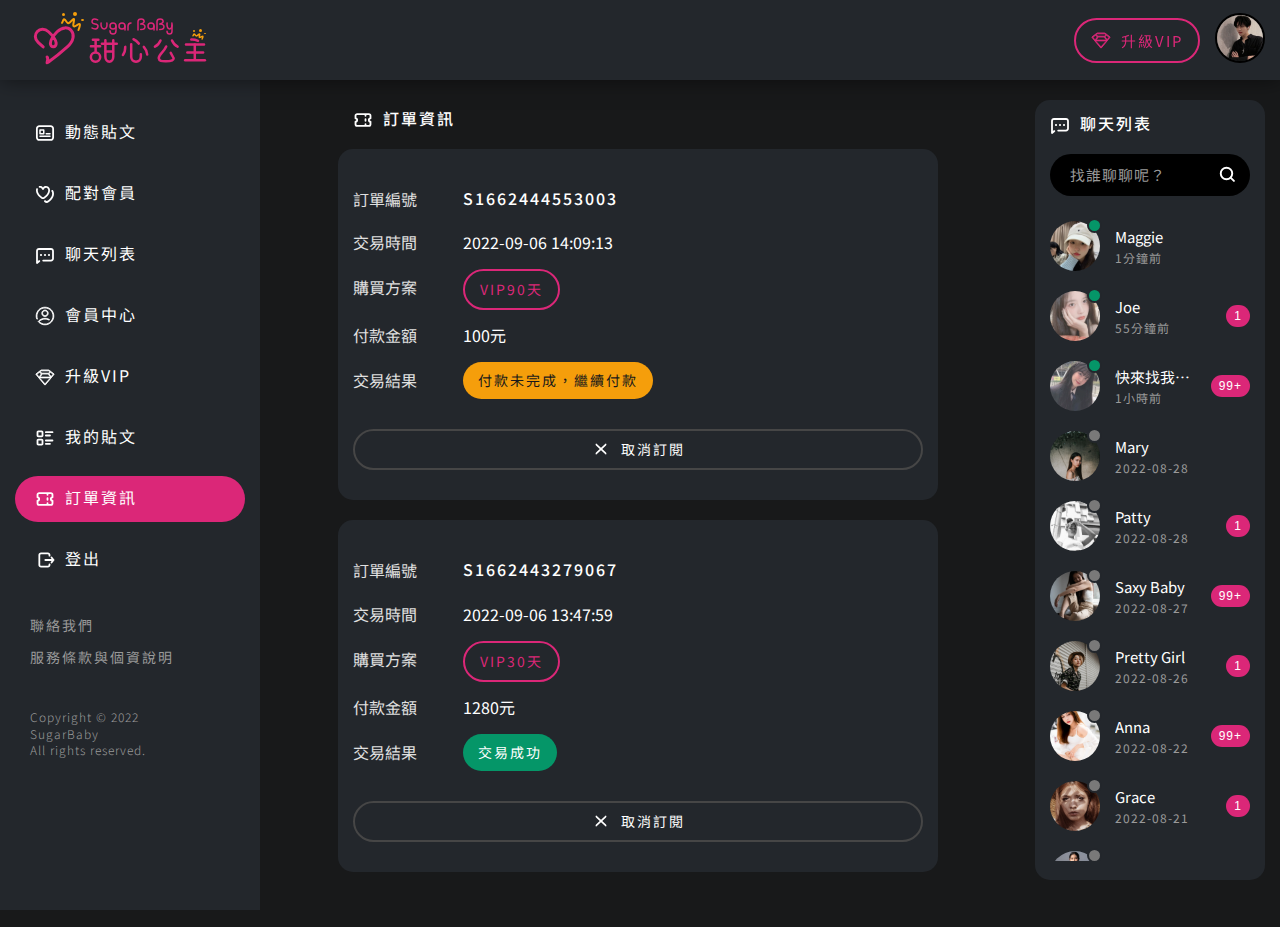
<file: order.html>
<!doctype html>
<html lang="en">
  <head>
    <meta charset="utf-8">
    <meta name="viewport" content="width=device-width,initial-scale=1,maximum-scale=1,user-scalable=no">
    <meta name="keywords" content="甜心公主">
    <meta name="description" content="甜心公主">
    <meta name="author" content="">
    <meta name="generator" content="Hugo 0.88.1">
    <title>甜心公主</title>
    <link rel="shortcut icon" href="assets/img/favicon.ico">
    <link href="assets/css/bootstrap.min.css" rel="stylesheet">
    <link rel="stylesheet" href="assets/plugins/icon-fontawesome/css/font-awesome.min.css" >
    <link rel="stylesheet" type="text/css" href="assets/plugins/slick/slick/slick.css"/>
    <link rel="stylesheet" type="text/css" href="assets/plugins/slick/slick/slick-theme.css"/>
    <link href="assets/css/carousel.css" rel="stylesheet">
    <link href="assets/css/custom.css" rel="stylesheet">
  </head>
  <body data-spy="scroll" data-target=".navbar" data-offset="50">
    
<header class="fixed-top">
  <nav class="navbar navbar-expand-md ">
    <div class="brandBox">
      <button class="navbar-toggler" type="button">
        <img src="assets/img/toggler.svg" class="w-100">
      </button>
      <a class="navbar-brand" href="index.html" target="_self">
        <img src="assets/img/logo.svg">
      </a>
    </div>
          
    <ul class="navbar-nav ml-auto">
      <li class="nav-item align-self-center">
        <a class="nav-link" href="vip.html"><span class="icon icon-vip-p"></span>升級VIP</a>
      </li>
      <li class="nav-item align-self-center">
        <div class="dropdown">
          <a class="dropdown-toggle headshot" href="#" role="button" id="dropdownMenuLink" data-toggle="dropdown" aria-haspopup="true" aria-expanded="false">
          <img src="assets/img/headshot/headshot-0.png" class="w-100">
          </a>

          <div class="dropdown-menu" aria-labelledby="dropdownMenuLink">
            <div class="account">
              <div class="headshotBox-s">
                <img src="assets/img/headshot/headshot-0.png" class="w-100">
              </div>
              Admin
            </div>
            <a class="dropdown-item" href="member.html" target="_self"><span class="icon icon-member"></span>會員中心</a>
            <a class="dropdown-item" href="post.html" target="_self"><span class="icon icon-post"></span>我的貼文</a>
            <a class="dropdown-item" href="order.html" target="_self"><span class="icon icon-order"></span>訂單資訊</a>
            <a class="dropdown-item" href="vip.html" target="_self"><span class="icon icon-vip"></span>升級VIP</a>
            <a class="dropdown-item" href="login.html" target="_self"><span class="icon icon-logout"></span>登出</a>
          </div>
        </div>
      </li>
    </ul>
  </nav>
</header>


<main role="main">
  <div class="leftNav">
    <ul class="leftNavUl">
      <li>
        <a href="index.html" target="_self" class="link "><span class="icon icon-dashboard"></span>動態貼文</a>
      </li>
      <li>
        <a href="pair.html" target="_self" class="link"><span class="icon icon-pair"></span>配對會員</a>
      </li>
      <li>
        <a href="chatlist.html" target="_self" class="link"><span class="icon icon-chatlist"></span>聊天列表</a>
      </li>
      <li>
        <a href="member.html" target="_self" class="link"><span class="icon icon-member"></span>會員中心</a>
      </li>
      <li>
        <a href="vip.html" target="_self" class="link"><span class="icon icon-vip"></span>升級VIP</a>
      </li>
      <li>
        <a href="post.html" target="_self" class="link "><span class="icon icon-post"></span>我的貼文</a>
      </li>
      <li>
        <a href="order.html" target="_self" class="link active"><span class="icon icon-order"></span>訂單資訊</a>
      </li>
      <li>
        <a href="login.html" target="_self" class="link"><span class="icon icon-logout"></span>登出</a>
      </li>
    </ul>
    <div class="btnBar">
      <a href="javascript:void(0)" target="_self" data-toggle="modal" data-target="#contact">聯絡我們</a>
      <a href="javascript:void(0)" target="_self" data-toggle="modal" data-target="#privacy">服務條款與個資說明</a>
    </div>
    <div class="copyright">
      Copyright © 2022 <br/>
      SugarBaby<br/>
      All rights reserved.
    </div>
  </div><!--leftNav-->
  <div class="content">
    <div class="chatListBtn"></div>
    <div class="indexBox memberBox">
      <div class="allLeftBox orderlist">
        <h6 class="h6 tit"><span class="icon icon-order"></span>訂單資訊</h6>
        <div class="boxarea infoboxarea order">
          <div class="boxrow2">
            <div class="rowin">
              <div class="tit">
                訂單編號
              </div>
              <div class="con">
                <div class="text"><h6 class="h6">S1662444553003</h6></div>
              </div>
            </div>
          </div><!--boxrow2-->
          <div class="boxrow2">
            <div class="rowin">
              <div class="tit">
                交易時間
              </div>
              <div class="con">
                <div class="text">2022-09-06 14:09:13</div>
              </div>
            </div>
          </div><!--boxrow2-->
          <div class="boxrow2">
            <div class="rowin">
              <div class="tit">
                購買方案
              </div>
              <div class="con">
                <span class="plan">VIP90天</span>
              </div>
            </div>
          </div><!--boxrow2-->
          <div class="boxrow2">
            <div class="rowin">
              <div class="tit">
                付款金額
              </div>
              <div class="con">
                <div class="text">100元</div>
              </div>
            </div>
          </div><!--boxrow2-->
          <div class="boxrow2">
            <div class="rowin">
              <div class="tit">
                交易結果
              </div>
              <div class="con">
                <span class="order-undone">付款未完成，繼續付款</span>
              </div>
            </div>
          </div><!--boxrow2-->
          <div class="btnBar">
            <a href="" class="btn-all order-cancel"><span class="icon icon-cancel"></span>取消訂閱</a>
          </div><!--btnBar-->
        </div>
        <div class="boxarea infoboxarea order">
          <div class="boxrow2">
            <div class="rowin">
              <div class="tit">
                訂單編號
              </div>
              <div class="con">
                <div class="text"><h6 class="h6">S1662443279067</h6></div>
              </div>
            </div>
          </div><!--boxrow2-->
          <div class="boxrow2">
            <div class="rowin">
              <div class="tit">
                交易時間
              </div>
              <div class="con">
                <div class="text">2022-09-06 13:47:59</div>
              </div>
            </div>
          </div><!--boxrow2-->
          <div class="boxrow2">
            <div class="rowin">
              <div class="tit">
                購買方案
              </div>
              <div class="con">
                <span class="plan">VIP30天</span>
              </div>
            </div>
          </div><!--boxrow2-->
          <div class="boxrow2">
            <div class="rowin">
              <div class="tit">
                付款金額
              </div>
              <div class="con">
                <div class="text">1280元</div>
              </div>
            </div>
          </div><!--boxrow2-->
          <div class="boxrow2">
            <div class="rowin">
              <div class="tit">
                交易結果
              </div>
              <div class="con">
                <span class="order-done">交易成功</span>
              </div>
            </div>
          </div><!--boxrow2-->
          <div class="btnBar">
            <a href="" class="btn-all order-cancel"><span class="icon icon-cancel"></span>取消訂閱</a>
          </div><!--btnBar-->
        </div>
      </div><!--orderlist-->
      <div class="chatlist">
        <h6 class="h6 tit"><span class="icon icon-chatlist"></span>聊天列表</h6>
        <input type="text" name="" placeholder="找誰聊聊呢？" class="input searchInput">
        <button type="button" class="close chatClose">
          <span aria-hidden="true">×</span>
        </button>
        <ul class="memberlist">
          <li>
            <a href="chatroom.html" class="memberLink">
              <div class="accountBox status-online">
                <div class="headshotBox-s">
                  <img src="assets/img/headshot/headshot-1.png" class="w-100">
                </div>
                <div class="name">
                  <span class="txt">Maggie</span>
                  <span class="time">1分鐘前</span>
                </div>
              </div>
            </a>
          </li>
          <li>
            <a href="chatroom.html" class="memberLink">
              <div class="accountBox status-online">
                <div class="headshotBox-s">
                  <img src="assets/img/headshot/headshot-2.png" class="w-100">
                </div>
                <div class="name">
                  <span class="txt">Joe</span>
                  <span class="time">55分鐘前</span>
                </div>
                <div class="nb">1</div>
              </div>
            </a>
          </li>
          <li>
            <a href="chatroom.html" class="memberLink">
              <div class="accountBox status-online">
                <div class="headshotBox-s">
                  <img src="assets/img/headshot/headshot-3.png" class="w-100">
                </div>
                <div class="name">
                  <span class="txt">快來找我聊天，等你喔！</span>
                  <span class="time">1小時前</span>
                </div>
                <div class="nb">99+</div>
              </div>
            </a>
          </li>
          <li>
            <a href="chatroom.html" class="memberLink">
              <div class="accountBox status-offline">
                <div class="headshotBox-s">
                  <img src="assets/img/headshot/headshot-4.png" class="w-100">
                </div>
                <div class="name">
                  <span class="txt">Mary</span>
                  <span class="time">2022-08-28</span>
                </div>
              </div>
            </a>
          </li>
          <li>
            <a href="chatroom.html" class="memberLink">
              <div class="accountBox status-offline">
                <div class="headshotBox-s">
                  <img src="assets/img/headshot/headshot-5.png" class="w-100">
                </div>
                <div class="name">
                  <span class="txt">Patty</span>
                  <span class="time">2022-08-28</span>
                </div>
                <div class="nb">1</div>
              </div>
            </a>
          </li>
          <li>
            <a href="chatroom.html" class="memberLink">
              <div class="accountBox status-offline">
                <div class="headshotBox-s">
                  <img src="assets/img/headshot/headshot-6.png" class="w-100">
                </div>
                <div class="name">
                  <span class="txt">Saxy Baby</span>
                  <span class="time">2022-08-27</span>
                </div>
                <div class="nb">99+</div>
              </div>
            </a>
          </li>
          <li>
            <a href="chatroom.html" class="memberLink">
              <div class="accountBox status-offline">
                <div class="headshotBox-s">
                  <img src="assets/img/headshot/headshot-7.png" class="w-100">
                </div>
                <div class="name">
                  <span class="txt">Pretty Girl</span>
                  <span class="time">2022-08-26</span>
                </div>
                <div class="nb">1</div>
              </div>
            </a>
          </li>
          <li>
            <a href="chatroom.html" class="memberLink">
              <div class="accountBox status-offline">
                <div class="headshotBox-s">
                  <img src="assets/img/headshot/headshot-8.png" class="w-100">
                </div>
                <div class="name">
                  <span class="txt">Anna</span>
                  <span class="time">2022-08-22</span>
                </div>
                <div class="nb">99+</div>
              </div>
            </a>
          </li>
          <li>
            <a href="chatroom.html" class="memberLink">
              <div class="accountBox status-offline">
                <div class="headshotBox-s">
                  <img src="assets/img/headshot/headshot-9.png" class="w-100">
                </div>
                <div class="name">
                  <span class="txt">Grace</span>
                  <span class="time">2022-08-21</span>
                </div>
                <div class="nb">1</div>
              </div>
            </a>
          </li>
          <li>
            <a href="chatroom.html" class="memberLink">
              <div class="accountBox status-offline">
                <div class="headshotBox-s">
                  <img src="assets/img/headshot/headshot-10.png" class="w-100">
                </div>
                <div class="name">
                  <span class="txt">Olivia</span>
                  <span class="time">2022-08-20</span>
                </div>
                <div class="nb">99+</div>
              </div>
            </a>
          </li>

        </ul><!--list-->
      </div><!--chatlist-->
    </div><!--indexBox memberBox-->
    
  </div> <!--content-->
  <div class="mask"></div>
  <div class="mask-left"></div>

  <!-- Modal newPost -->
  <div class="modal fade" id="newPost" tabindex="-1" aria-labelledby="exampleModalLabel" aria-hidden="true">
    <div class="modal-dialog modal-dialog-centered">
      <div class="modal-content">
        <div class="modal-header">
          <h6 class="modal-title h6">建立貼文</h6>
          <button type="button" class="close" data-dismiss="modal" aria-label="Close">
            <span aria-hidden="true">&times;</span>
          </button>
        </div>
        <div class="modal-body text-center">

          <textarea class="textarea" placeholder="有什麼想法呢？"></textarea>
          <p class="p ps">請勿寫下任何聯繫方式，禁止使用露點的照片，以免審核不通過</p>
          <div class="btnBar">
            <a href="javascript:void(0)" class="btn-upload"><br/></a>
            <select class="select">
              <option>心情分享</option>
              <option selected>伴遊出租</option>
            </select>
            <input type="text" name="" placeholder="伴遊費用" class="input">
          </div>
          <button type="button" class="btn-all" data-dismiss="modal">分享</button>
        </div>
      </div>
    </div>
  </div><!--newPost-->

  <!-- Modal imgModal -->
  <div class="modal fade" id="imgModal" tabindex="-1" aria-labelledby="exampleModalLabel" aria-hidden="true">
    <div class="modal-dialog modal-dialog-centered">
      <div class="modal-content">
        <div class="modal-header">
          <h6 class="modal-title h6">檢視圖片</h6>
          <button type="button" class="close" data-dismiss="modal" aria-label="Close">
            <span aria-hidden="true">&times;</span>
          </button>
        </div>
        <div class="modal-body text-center">
          <div class="imgBox">
            <img src="assets/img/postimg.png">
          </div>
        </div>
      </div>
    </div>
  </div><!--imgModal-->

  <!-- Modal contact -->
  <div class="modal fade" id="contact" tabindex="-1" aria-labelledby="exampleModalLabel" aria-hidden="true">
    <div class="modal-dialog modal-dialog-centered">
      <div class="modal-content">
        <div class="modal-header">
          <h6 class="modal-title h6">聯絡我們</h6>
          <button type="button" class="close" data-dismiss="modal" aria-label="Close">
            <span aria-hidden="true">&times;</span>
          </button>
        </div>
        <div class="modal-body text-center">
          <ul>
            <li><span class="tit">服務時間：</span>09:00~21:00</li>
            <li><span class="tit">客服信箱：</span><a href="mailto:service@sugarbaby.tw" class="">service@sugarbaby.tw</a></li>
            <li><span class="tit">LINE ID：</span><a href="https://line.me/ti/p/~@sugarbaby.tw" target="_blank" class="">@sugarbaby.tw</a></li>
            <li><span class="tit">Twitter：</span><a href="https://twitter.com/Sugarbaby_tw" target="_blank" class="">@Sugarbaby_tw</a></li>
          </ul>
        </div>
      </div>
    </div>
  </div><!--contact-->
  <!-- Modal privacy -->
  <div class="modal fade" id="privacy" tabindex="-1" aria-labelledby="exampleModalLabel" aria-hidden="true">
    <div class="modal-dialog modal-dialog-centered">
      <div class="modal-content">
        <div class="modal-header">
          
          <button type="button" class="close" data-dismiss="modal" aria-label="Close">
            <span aria-hidden="true">&times;</span>
          </button>
        </div>
        <div class="modal-body">
          <div class="text-center">
            <h4 class="h4">服務條款與個資說明</h4>
            <p class="p">最後更新時間 2022/08/01</p>
          </div>
          <h5 class="h5">一、隱私權保護政策的適用範圍</h5>
          <ul class="nb">
            <li>請您在於使用本服務前，確認您已審閱並同意本隱私權政策所列全部條款，若您不同意全部或部份者，則請勿使用本服務。</li>
            <li>隱私權保護政策內容，包括我們如何處理您在使用本服務時蒐集到的個人識別資料。</li>
            <li>隱私權保護政策不適用於本網站以外的相關連結網站，亦不適用於非我們所委託或參與管理之人員。</li>
          </ul>
          <h5 class="h5">二、個人資料的蒐集及使用</h5>
          <ul class="nb">
            <li>於一般瀏覽時，伺服器會自行記錄相關行徑，包括您使用連線設備的IP位址、使用時間、使用的瀏覽器、瀏覽及點選資料記錄等，做為我們增進服務的參考依據，此記錄為內部應用，絕不對外公布。</li>
            <li>在使用我們的服務時，我們可能會要求您向我們提供可用於聯繫或識別您的某些個人資料，包括：
              <ul>
                <li>C001辨識個人者： 如姓名、地址、電話、電子郵件等資訊。</li>
                <li>C011個人描述：例如：性別、出生年月日等。</li>
              </ul>
            </li>
            <li>本服務將蒐集的數據用於各種目的：
              <ul>
                <li>提供和維護系統所提供讀服務</li>
                <li>提供用戶支持</li>
                <li>提供分析或有價值訊息，以便我們改進服務</li>
                <li>監控服務的使用情況</li>
                <li>檢測，預防和解決技術問題</li>
              </ul>
            </li>
            <li>本服務針對蒐集數據的利用期間、地區、對象及方式：
              <ul>
                <li>期間：當事人要求停止使用或本服務停止提供服務之日為止。</li>
                <li>地區：個人資料將用於台灣地區。</li>
                <li>利用對象及方式：所蒐集到的資料將利用於各項業務之執行，利用方式為因業務執行所必須進行之各項分析、聯繫及通知。</li>
              </ul>
            </li>
          </ul>
          <h5 class="h5">三、資料的保護與安全</h5>
          <ul class="nb">
            <li>本服務主機均設有防火牆、防毒系統等相關資訊安全設備及必要的安全防護措施，本服務及您的個人資料均受到嚴格的保護。只有經過授權的人員才能接觸您的個人資料，相關處理人員均有簽署保密合約，如有違反保密義務者，將會受到相關的法律處分。</li>
            <li>如因業務需要有必要委託本服務相關單位提供服務時，我們會要求其遵守保密義務，並採取相當之檢查程序以確定其將確實遵守。</li>
            <li>請您妥善保管您的密碼與個人資料，並提醒您使用完畢本服務相關服務後，務必關閉本服務，以免您的資料遭人盜用。</li>
            <li>您同意在使用本服務時，所留存的資料與事實相符。另若嗣後您發現您的個人資料遭他人非法使用或有任何異常時，應即時通知我們。</li>
            <li>您同意於使用本服務時，所提供及使用之資料皆為合法，並無侵害第三人權利、違反第三方協議或涉及任何違法行為。如因使用本服務而致第三人損害，除因我們故意或重大過失所致外，我們並不負擔相關賠償責任。</li>
          </ul>
          <h5 class="h5">四、對外的相關連結</h5>
          <ul>
            <li>本服務上有可能包含其他合作網站或網頁連結，該網站或網頁也有可能會蒐集您的個人資料，不論其內容或隱私權政策為何，皆與本服務無關，您應自行參考該連結網站中的隱私權保護政策，我們不負任何連帶責任。</li>
          </ul>
          <h5 class="h5">五、與第三人共用個人資料之政策</h5>
          <ul class="nb">
            <li>本服務絕不會提供、交換、出租或出售任何您的個人資料給其他個人、團體、私人企業或公務機關，但有法律依據或合約義務者，不在此限。</li>
            <li>前項但書之情形包括但不限於：
              <ul>
                <li>經由您書面同意。</li>
                <li>法律明文規定。</li>
                <li>為維護國家安全或增進公共利益。</li>
                <li>為免除您生命、身體、自由或財產上之危險。</li>
                <li>與公務機關或學術研究機構合作，基於公共利益為統計或學術研究而有必要，且資料經過提供者處理或蒐集者依其揭露方式無從識別特定之當事人。</li>
                <li>當您在本服務的行為，違反服務條款或可能損害或妨礙服務與其他使用者權益或導致任何人遭受損害時，經本服務管理單位研析揭露您的個人資料是為了辨識、聯絡或採取法律行動所必要者。</li>
                <li>有利於您的權益。</li>
              </ul>
            </li>
            <li>本服務委託廠商協助蒐集、處理或利用您的個人資料時，將對委外廠商或個人善盡監督管理之責。</li>
          </ul>
          <h5 class="h5">六、未成年人保護</h5>
          <ul>
            <li>未成年人於註冊或使用本服務而同意本公司蒐集、利用其個人資訊時，應按其年齡由其法定代理人代為或在法定代理人之同意下為之。</li>
          </ul>
          <h5 class="h5">七、個人資料權利用於查閱、修改與刪除</h5>
          <ul>
            <li>會員擁有會員個人資料使用權利，本服務依照會員本人要求，可透過本網站的聯絡管道提出修改、刪除、及停止使用該個人帳號資料的要求。 會員能隨時在本服務的會員帳號查看授權的姓名與電郵資料內容。</li>
          </ul>
          <h5 class="h5">八、隱私權政策的修訂</h5>
          <ul>
            <li>我們將因應需求擁有隨時修改本隱私權保護政策的權利，當我們做出修改時，會於本服務公告，且自公告日起生效，不再另行通知。</li>
          </ul>
          <h5 class="h5">九、服務異常導致無法提供服務</h5>
          <ul>
            <li>我們將針對付費會員提供免費延長使用期限作為補償，當我們做出修改時，會於本服務公告，且自公告日起生效，不再另行通知。</li>
          </ul>
          <h5 class="h5">十、付款注意事項</h5>
          <ul class="nb">
            <li>使用非信用卡付費，最多可能會延遲五個工作天</li>
            <li>VIP90天/VIP180天因付款之後即可以使用所有服務，故付費完畢後將無法退款</li>
            <li>如果使用帳號從事非法事項或廣告活動，將無條件停用帳號並且不退款</li>
            <li>訂閱方案將自動續訂，每次到期日都將自動續下一期，直到您取消為止。</li>
            <li>隨時可以取消訂閱，請至選單中的付款紀錄頁面做取消</li>
            <li>取消訂閱是取消下個月自動扣款，當月的服務依然可以使用完畢，取消訂閱需提早5個工作天，以免影響自身權益</li>
            <li>本服務為消費者保護法第19條第2項規定之例外情形，一經購買即不得要求退貨或退款，您絕無異議。</li>
          </ul>
          <div class="btnBar text-center">
            <button type="button" class="btn-all" data-dismiss="modal" aria-label="Close">關閉</button>
          </div>
        </div><!--modal-body-->
      </div>
    </div>
  </div><!--privacy-->

</main>
<footer>
  <ul class="footerNav">
    <li>
      <a href="index.html" target="_self" class="link "><span class="icon icon-dashboard"></span>動態貼文</a>
    </li>
    <li>
      <a href="pair.html" target="_self" class="link"><span class="icon icon-pair"></span>配對會員</a>
    </li>
    <li>
      <a href="chatlist.html" target="_self" class="link active"><span class="icon icon-chatlist"></span>聊天列表</a>
    </li>
    <li>
      <a href="member.html" target="_self" class="link"><span class="icon icon-member"></span>會員中心</a>
    </li>
  </ul>
</footer>
<script src="assets/js/bootstrap.min.js"></script>
<script src="assets/js/jquery.slim.min.js"></script>
<script src="assets/js/bootstrap.bundle.min.js"></script>
<script src="assets/js/jquery.min.js" language="javascript" type="text/javascript"></script> 
<script type="text/javascript" src="assets/plugins/slick/slick/slick.min.js"></script>

<script type="text/javascript">
    $(document).ready(function () {
      
      $( "button.navbar-toggler" ).click(function() {
        $( ".leftNav" ).toggleClass( "active" );
        $( ".mask-left" ).toggleClass( "show" );
      });

      $( ".chatListBtn" ).click(function() {
        $( ".chatlist" ).toggleClass( "show" );
        $( ".mask" ).toggleClass( "show" );
      });
      $( "button.chatClose" ).click(function() {
        $( ".chatlist" ).removeClass( "show" );
        $( ".mask" ).removeClass( "show" );
      });

    });  


    $(window).scroll(function() {

      var scrollTop = $(window).scrollTop();

      if (scrollTop>=100) {
        $("#toTop").addClass("show");
      } else {
        $("#toTop").removeClass("show");
      }
    });

    $(window).scroll(function() {

      var scrollTop = $(window).scrollTop();

      if (scrollTop>=100) {
        $("#applyNow").addClass("show");
      } else {
        $("#applyNow").removeClass("show");
      }
    });


    $("#toTop").click(function(){
      $("html,body").stop().animate({
        "scrollTop" : "0px"
      });
    });


</script>



      
  </body>
</html>
</file>
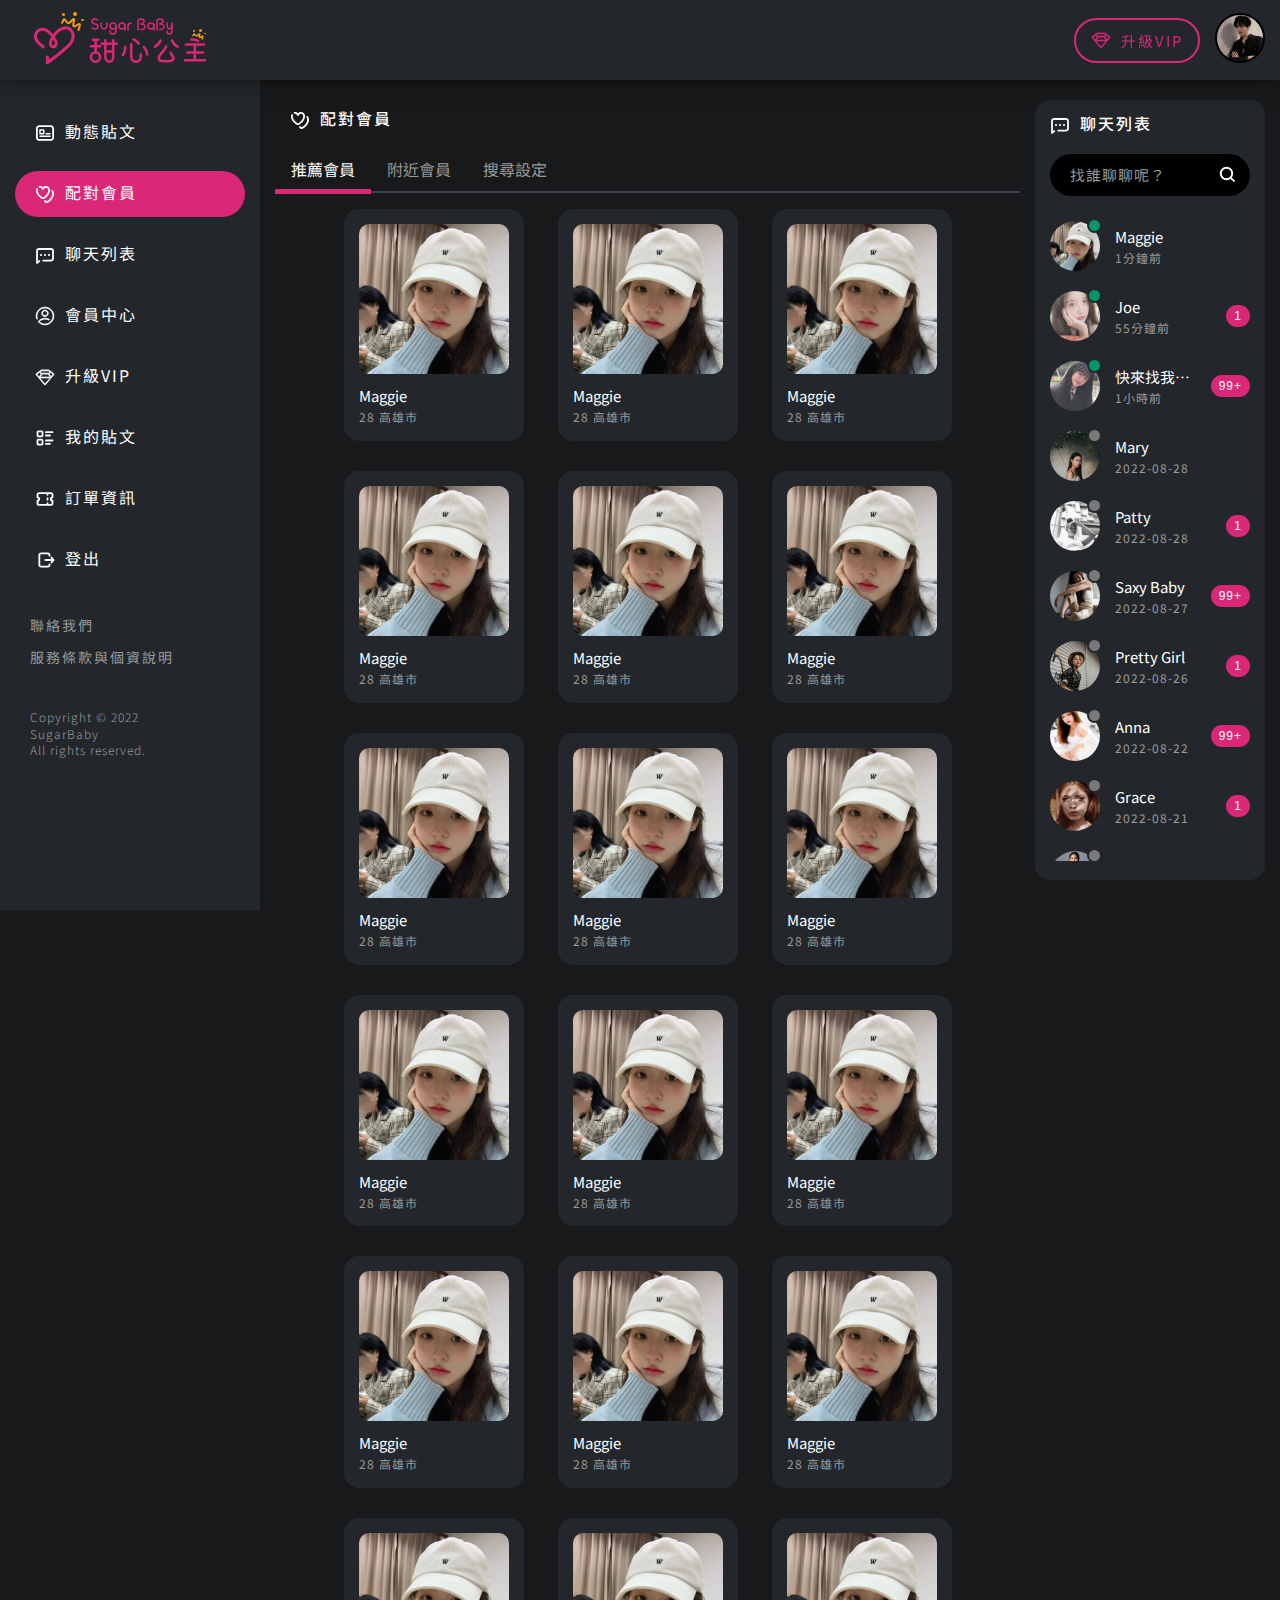
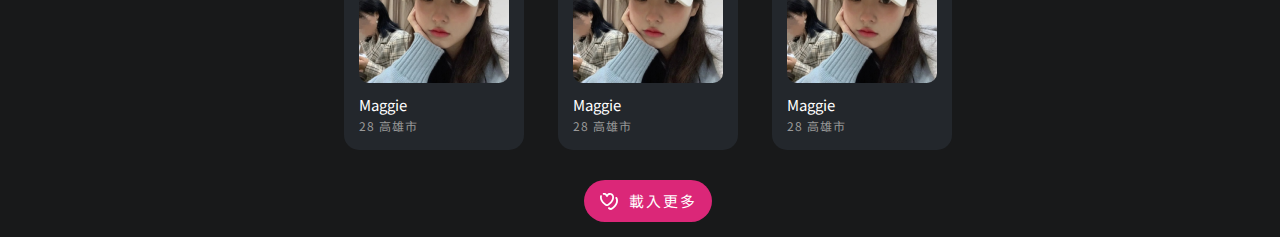
<file: pair.html>
<!doctype html>
<html lang="en">
  <head>
    <meta charset="utf-8">
    <meta name="viewport" content="width=device-width,initial-scale=1,maximum-scale=1,user-scalable=no">
    <meta name="keywords" content="甜心公主">
    <meta name="description" content="甜心公主">
    <meta name="author" content="">
    <meta name="generator" content="Hugo 0.88.1">
    <title>甜心公主</title>
    <link rel="shortcut icon" href="assets/img/favicon.ico">
    <link href="assets/css/bootstrap.min.css" rel="stylesheet">
    <link rel="stylesheet" href="assets/plugins/icon-fontawesome/css/font-awesome.min.css" >
    <link rel="stylesheet" type="text/css" href="assets/plugins/slick/slick/slick.css"/>
    <link rel="stylesheet" type="text/css" href="assets/plugins/slick/slick/slick-theme.css"/>
    <link href="assets/css/carousel.css" rel="stylesheet">
    <link href="assets/css/custom.css" rel="stylesheet">
  </head>
  <body data-spy="scroll" data-target=".navbar" data-offset="50">
    
<header class="fixed-top">
  <nav class="navbar navbar-expand-md ">
    <div class="brandBox">
      <button class="navbar-toggler" type="button">
        <img src="assets/img/toggler.svg" class="w-100">
      </button>
      <a class="navbar-brand" href="index.html" target="_self">
        <img src="assets/img/logo.svg">
      </a>
    </div>
          
    <ul class="navbar-nav ml-auto">
      <li class="nav-item align-self-center">
        <a class="nav-link" href="vip.html"><span class="icon icon-vip-p"></span>升級VIP</a>
      </li>
      <li class="nav-item align-self-center">
        <div class="dropdown">
          <a class="dropdown-toggle headshot" href="#" role="button" id="dropdownMenuLink" data-toggle="dropdown" aria-haspopup="true" aria-expanded="false">
          <img src="assets/img/headshot/headshot-0.png" class="w-100">
          </a>

          <div class="dropdown-menu" aria-labelledby="dropdownMenuLink">
            <div class="account">
              <div class="headshotBox-s">
                <img src="assets/img/headshot/headshot-0.png" class="w-100">
              </div>
              Admin
            </div>
            <a class="dropdown-item" href="member.html" target="_self"><span class="icon icon-member"></span>會員中心</a>
            <a class="dropdown-item" href="post.html" target="_self"><span class="icon icon-post"></span>我的貼文</a>
            <a class="dropdown-item" href="order.html" target="_self"><span class="icon icon-order"></span>訂單資訊</a>
            <a class="dropdown-item" href="vip.html" target="_self"><span class="icon icon-vip"></span>升級VIP</a>
            <a class="dropdown-item" href="login.html" target="_self"><span class="icon icon-logout"></span>登出</a>
          </div>
        </div>
      </li>
    </ul>
  </nav>
</header>


<main role="main">
  <div class="leftNav">
    <ul class="leftNavUl">
      <li>
        <a href="index.html" target="_self" class="link "><span class="icon icon-dashboard"></span>動態貼文</a>
      </li>
      <li>
        <a href="pair.html" target="_self" class="link active"><span class="icon icon-pair"></span>配對會員</a>
      </li>
      <li>
        <a href="chatlist.html" target="_self" class="link"><span class="icon icon-chatlist"></span>聊天列表</a>
      </li>
      <li>
        <a href="member.html" target="_self" class="link"><span class="icon icon-member"></span>會員中心</a>
      </li>
      <li>
        <a href="vip.html" target="_self" class="link"><span class="icon icon-vip"></span>升級VIP</a>
      </li>
      <li>
        <a href="post.html" target="_self" class="link"><span class="icon icon-post"></span>我的貼文</a>
      </li>
      <li>
        <a href="order.html" target="_self" class="link"><span class="icon icon-order"></span>訂單資訊</a>
      </li>
      <li>
        <a href="login.html" target="_self" class="link"><span class="icon icon-logout"></span>登出</a>
      </li>
    </ul>
    <div class="btnBar">
      <a href="javascript:void(0)" target="_self" data-toggle="modal" data-target="#contact">聯絡我們</a>
      <a href="javascript:void(0)" target="_self" data-toggle="modal" data-target="#privacy">服務條款與個資說明</a>
    </div>
    <div class="copyright">
      Copyright © 2022 <br/>
      SugarBaby<br/>
      All rights reserved.
    </div>
  </div><!--leftNav-->
  <div class="content">
    <div class="chatListBtn"></div>
    <div class="allLeftBox pairBox">
      <h6 class="h6 tit"><span class="icon icon-pair"></span>配對會員</h6>
      <ul class="nav nav-pills mb-3" id="pills-tab" role="tablist">
        <li class="nav-item">
          <a class="nav-link active" id="pills-pair1-tab" data-toggle="pill" href="#pills-pair1" role="tab" aria-controls="pills-pair1" aria-selected="true">推薦會員</a>
        </li>
        <li class="nav-item">
          <a class="nav-link" id="pills-pair2-tab" data-toggle="pill" href="#pills-pair2" role="tab" aria-controls="pills-pair2" aria-selected="false">附近會員</a>
        </li>
        <li class="nav-item">
          <a class="nav-link " id="pills-pairsetting-tab" data-toggle="pill" href="#pills-pairsetting" role="tab" aria-controls="pills-pairsetting" aria-selected="false">搜尋設定</a>
        </li>
      </ul>
      <div class="tab-content" id="pills-tabContent">
        <div class="tab-pane fade show active" id="pills-pair1" role="tabpanel" aria-labelledby="pills-pair1-tab">
          <div class="pairlist">
            <a href="" class="pairLink">
              <div class="pairCard">
                <div class="imgBox" data-toggle="modal" data-target="#imgModal">
                  <img src="assets/img/headshot/headshot-1.png" class="w-100">
                </div>
                <div class="name">
                  <span class="txt">Maggie</span>
                  <span class="info">28 高雄市</span>
                </div>
              </div><!--pairCard-->
            </a>
            <a href="" class="pairLink">
              <div class="pairCard">
                <div class="imgBox" data-toggle="modal" data-target="#imgModal">
                  <img src="assets/img/headshot/headshot-1.png" class="w-100">
                </div>
                <div class="name">
                  <span class="txt">Maggie</span>
                  <span class="info">28 高雄市</span>
                </div>
              </div><!--pairCard-->
            </a>
            <a href="" class="pairLink">
              <div class="pairCard">
                <div class="imgBox" data-toggle="modal" data-target="#imgModal">
                  <img src="assets/img/headshot/headshot-1.png" class="w-100">
                </div>
                <div class="name">
                  <span class="txt">Maggie</span>
                  <span class="info">28 高雄市</span>
                </div>
              </div><!--pairCard-->
            </a>
            <a href="" class="pairLink">
              <div class="pairCard">
                <div class="imgBox" data-toggle="modal" data-target="#imgModal">
                  <img src="assets/img/headshot/headshot-1.png" class="w-100">
                </div>
                <div class="name">
                  <span class="txt">Maggie</span>
                  <span class="info">28 高雄市</span>
                </div>
              </div><!--pairCard-->
            </a>
            <a href="" class="pairLink">
              <div class="pairCard">
                <div class="imgBox" data-toggle="modal" data-target="#imgModal">
                  <img src="assets/img/headshot/headshot-1.png" class="w-100">
                </div>
                <div class="name">
                  <span class="txt">Maggie</span>
                  <span class="info">28 高雄市</span>
                </div>
              </div><!--pairCard-->
            </a>
            <a href="" class="pairLink">
              <div class="pairCard">
                <div class="imgBox" data-toggle="modal" data-target="#imgModal">
                  <img src="assets/img/headshot/headshot-1.png" class="w-100">
                </div>
                <div class="name">
                  <span class="txt">Maggie</span>
                  <span class="info">28 高雄市</span>
                </div>
              </div><!--pairCard-->
            </a>
            <a href="" class="pairLink">
              <div class="pairCard">
                <div class="imgBox" data-toggle="modal" data-target="#imgModal">
                  <img src="assets/img/headshot/headshot-1.png" class="w-100">
                </div>
                <div class="name">
                  <span class="txt">Maggie</span>
                  <span class="info">28 高雄市</span>
                </div>
              </div><!--pairCard-->
            </a>
            <a href="" class="pairLink">
              <div class="pairCard">
                <div class="imgBox" data-toggle="modal" data-target="#imgModal">
                  <img src="assets/img/headshot/headshot-1.png" class="w-100">
                </div>
                <div class="name">
                  <span class="txt">Maggie</span>
                  <span class="info">28 高雄市</span>
                </div>
              </div><!--pairCard-->
            </a>
            <a href="" class="pairLink">
              <div class="pairCard">
                <div class="imgBox" data-toggle="modal" data-target="#imgModal">
                  <img src="assets/img/headshot/headshot-1.png" class="w-100">
                </div>
                <div class="name">
                  <span class="txt">Maggie</span>
                  <span class="info">28 高雄市</span>
                </div>
              </div><!--pairCard-->
            </a>
            <a href="" class="pairLink">
              <div class="pairCard">
                <div class="imgBox" data-toggle="modal" data-target="#imgModal">
                  <img src="assets/img/headshot/headshot-1.png" class="w-100">
                </div>
                <div class="name">
                  <span class="txt">Maggie</span>
                  <span class="info">28 高雄市</span>
                </div>
              </div><!--pairCard-->
            </a>
            <a href="" class="pairLink">
              <div class="pairCard">
                <div class="imgBox" data-toggle="modal" data-target="#imgModal">
                  <img src="assets/img/headshot/headshot-1.png" class="w-100">
                </div>
                <div class="name">
                  <span class="txt">Maggie</span>
                  <span class="info">28 高雄市</span>
                </div>
              </div><!--pairCard-->
            </a>
            <a href="" class="pairLink">
              <div class="pairCard">
                <div class="imgBox" data-toggle="modal" data-target="#imgModal">
                  <img src="assets/img/headshot/headshot-1.png" class="w-100">
                </div>
                <div class="name">
                  <span class="txt">Maggie</span>
                  <span class="info">28 高雄市</span>
                </div>
              </div><!--pairCard-->
            </a>
            <a href="" class="pairLink">
              <div class="pairCard">
                <div class="imgBox" data-toggle="modal" data-target="#imgModal">
                  <img src="assets/img/headshot/headshot-1.png" class="w-100">
                </div>
                <div class="name">
                  <span class="txt">Maggie</span>
                  <span class="info">28 高雄市</span>
                </div>
              </div><!--pairCard-->
            </a>
            <a href="" class="pairLink">
              <div class="pairCard">
                <div class="imgBox" data-toggle="modal" data-target="#imgModal">
                  <img src="assets/img/headshot/headshot-1.png" class="w-100">
                </div>
                <div class="name">
                  <span class="txt">Maggie</span>
                  <span class="info">28 高雄市</span>
                </div>
              </div><!--pairCard-->
            </a>
            <a href="" class="pairLink">
              <div class="pairCard">
                <div class="imgBox" data-toggle="modal" data-target="#imgModal">
                  <img src="assets/img/headshot/headshot-1.png" class="w-100">
                </div>
                <div class="name">
                  <span class="txt">Maggie</span>
                  <span class="info">28 高雄市</span>
                </div>
              </div><!--pairCard-->
            </a>
            <a href="" class="pairLink">
              <div class="pairCard">
                <div class="imgBox" data-toggle="modal" data-target="#imgModal">
                  <img src="assets/img/headshot/headshot-1.png" class="w-100">
                </div>
                <div class="name">
                  <span class="txt">Maggie</span>
                  <span class="info">28 高雄市</span>
                </div>
              </div><!--pairCard-->
            </a>
            <a href="" class="pairLink">
              <div class="pairCard">
                <div class="imgBox" data-toggle="modal" data-target="#imgModal">
                  <img src="assets/img/headshot/headshot-1.png" class="w-100">
                </div>
                <div class="name">
                  <span class="txt">Maggie</span>
                  <span class="info">28 高雄市</span>
                </div>
              </div><!--pairCard-->
            </a>
            <a href="" class="pairLink">
              <div class="pairCard">
                <div class="imgBox" data-toggle="modal" data-target="#imgModal">
                  <img src="assets/img/headshot/headshot-1.png" class="w-100">
                </div>
                <div class="name">
                  <span class="txt">Maggie</span>
                  <span class="info">28 高雄市</span>
                </div>
              </div><!--pairCard-->
            </a>
          </div><!--pairlist-->
          <div class="text-center">
            <a href="javascript:void(0)" class="btn-all btn-loading"><span class="icon icon-pair"></span><span class="txt">載入更多</span></a>
          </div>
        </div><!--pills-pair1-->
        <div class="tab-pane fade" id="pills-pair2" role="tabpanel" aria-labelledby="pills-pair2-tab">
          <div class="pairlist">
            <a href="" class="pairLink">
              <div class="pairCard">
                <div class="imgBox" data-toggle="modal" data-target="#imgModal">
                  <img src="assets/img/headshot/headshot-1.png" class="w-100">
                </div>
                <div class="name">
                  <span class="txt">Maggie</span>
                  <span class="info">28 高雄市</span>
                </div>
              </div><!--pairCard-->
            </a>
            <a href="" class="pairLink">
              <div class="pairCard">
                <div class="imgBox" data-toggle="modal" data-target="#imgModal">
                  <img src="assets/img/headshot/headshot-1.png" class="w-100">
                </div>
                <div class="name">
                  <span class="txt">Maggie</span>
                  <span class="info">28 高雄市</span>
                </div>
              </div><!--pairCard-->
            </a>
            <a href="" class="pairLink">
              <div class="pairCard">
                <div class="imgBox" data-toggle="modal" data-target="#imgModal">
                  <img src="assets/img/headshot/headshot-1.png" class="w-100">
                </div>
                <div class="name">
                  <span class="txt">Maggie</span>
                  <span class="info">28 高雄市</span>
                </div>
              </div><!--pairCard-->
            </a>
            <a href="" class="pairLink">
              <div class="pairCard">
                <div class="imgBox" data-toggle="modal" data-target="#imgModal">
                  <img src="assets/img/headshot/headshot-1.png" class="w-100">
                </div>
                <div class="name">
                  <span class="txt">Maggie</span>
                  <span class="info">28 高雄市</span>
                </div>
              </div><!--pairCard-->
            </a>
            <a href="" class="pairLink">
              <div class="pairCard">
                <div class="imgBox" data-toggle="modal" data-target="#imgModal">
                  <img src="assets/img/headshot/headshot-1.png" class="w-100">
                </div>
                <div class="name">
                  <span class="txt">Maggie</span>
                  <span class="info">28 高雄市</span>
                </div>
              </div><!--pairCard-->
            </a>
            <a href="" class="pairLink">
              <div class="pairCard">
                <div class="imgBox" data-toggle="modal" data-target="#imgModal">
                  <img src="assets/img/headshot/headshot-1.png" class="w-100">
                </div>
                <div class="name">
                  <span class="txt">Maggie</span>
                  <span class="info">28 高雄市</span>
                </div>
              </div><!--pairCard-->
            </a>
            <a href="" class="pairLink">
              <div class="pairCard">
                <div class="imgBox" data-toggle="modal" data-target="#imgModal">
                  <img src="assets/img/headshot/headshot-1.png" class="w-100">
                </div>
                <div class="name">
                  <span class="txt">Maggie</span>
                  <span class="info">28 高雄市</span>
                </div>
              </div><!--pairCard-->
            </a>
            <a href="" class="pairLink">
              <div class="pairCard">
                <div class="imgBox" data-toggle="modal" data-target="#imgModal">
                  <img src="assets/img/headshot/headshot-1.png" class="w-100">
                </div>
                <div class="name">
                  <span class="txt">Maggie</span>
                  <span class="info">28 高雄市</span>
                </div>
              </div><!--pairCard-->
            </a>
            <a href="" class="pairLink">
              <div class="pairCard">
                <div class="imgBox" data-toggle="modal" data-target="#imgModal">
                  <img src="assets/img/headshot/headshot-1.png" class="w-100">
                </div>
                <div class="name">
                  <span class="txt">Maggie</span>
                  <span class="info">28 高雄市</span>
                </div>
              </div><!--pairCard-->
            </a>
            <a href="" class="pairLink">
              <div class="pairCard">
                <div class="imgBox" data-toggle="modal" data-target="#imgModal">
                  <img src="assets/img/headshot/headshot-1.png" class="w-100">
                </div>
                <div class="name">
                  <span class="txt">Maggie</span>
                  <span class="info">28 高雄市</span>
                </div>
              </div><!--pairCard-->
            </a>
            <a href="" class="pairLink">
              <div class="pairCard">
                <div class="imgBox" data-toggle="modal" data-target="#imgModal">
                  <img src="assets/img/headshot/headshot-1.png" class="w-100">
                </div>
                <div class="name">
                  <span class="txt">Maggie</span>
                  <span class="info">28 高雄市</span>
                </div>
              </div><!--pairCard-->
            </a>
            <a href="" class="pairLink">
              <div class="pairCard">
                <div class="imgBox" data-toggle="modal" data-target="#imgModal">
                  <img src="assets/img/headshot/headshot-1.png" class="w-100">
                </div>
                <div class="name">
                  <span class="txt">Maggie</span>
                  <span class="info">28 高雄市</span>
                </div>
              </div><!--pairCard-->
            </a>
            <a href="" class="pairLink">
              <div class="pairCard">
                <div class="imgBox" data-toggle="modal" data-target="#imgModal">
                  <img src="assets/img/headshot/headshot-1.png" class="w-100">
                </div>
                <div class="name">
                  <span class="txt">Maggie</span>
                  <span class="info">28 高雄市</span>
                </div>
              </div><!--pairCard-->
            </a>
            <a href="" class="pairLink">
              <div class="pairCard">
                <div class="imgBox" data-toggle="modal" data-target="#imgModal">
                  <img src="assets/img/headshot/headshot-1.png" class="w-100">
                </div>
                <div class="name">
                  <span class="txt">Maggie</span>
                  <span class="info">28 高雄市</span>
                </div>
              </div><!--pairCard-->
            </a>
            <a href="" class="pairLink">
              <div class="pairCard">
                <div class="imgBox" data-toggle="modal" data-target="#imgModal">
                  <img src="assets/img/headshot/headshot-1.png" class="w-100">
                </div>
                <div class="name">
                  <span class="txt">Maggie</span>
                  <span class="info">28 高雄市</span>
                </div>
              </div><!--pairCard-->
            </a>
            <a href="" class="pairLink">
              <div class="pairCard">
                <div class="imgBox" data-toggle="modal" data-target="#imgModal">
                  <img src="assets/img/headshot/headshot-1.png" class="w-100">
                </div>
                <div class="name">
                  <span class="txt">Maggie</span>
                  <span class="info">28 高雄市</span>
                </div>
              </div><!--pairCard-->
            </a>
            <a href="" class="pairLink">
              <div class="pairCard">
                <div class="imgBox" data-toggle="modal" data-target="#imgModal">
                  <img src="assets/img/headshot/headshot-1.png" class="w-100">
                </div>
                <div class="name">
                  <span class="txt">Maggie</span>
                  <span class="info">28 高雄市</span>
                </div>
              </div><!--pairCard-->
            </a>
            <a href="" class="pairLink">
              <div class="pairCard">
                <div class="imgBox" data-toggle="modal" data-target="#imgModal">
                  <img src="assets/img/headshot/headshot-1.png" class="w-100">
                </div>
                <div class="name">
                  <span class="txt">Maggie</span>
                  <span class="info">28 高雄市</span>
                </div>
              </div><!--pairCard-->
            </a>
          </div><!--pairlist-->
          <div class="text-center">
            <a href="javascript:void(0)" class="btn-all btn-loading"><span class="icon icon-pair"></span><span class="txt">載入更多</span></a>
          </div>
        </div><!--pills-pair2-->
        <div class="tab-pane fade " id="pills-pairsetting" role="tabpanel" aria-labelledby="pills-pairsetting-tab">
          <div class="boxarea pairboxarea">
            <div class="boxrow">
              <div class="tit">
                <div class="checkbox">
                  <input id="check1" name="check" type="checkbox"   checked>
                  <label for="check1" class="checkbox-label">身高</label>
                </div>
              </div>
              <div class="con">
                <input type="number" name="" class="input" value="160" placeholder="0">
                <span class="to">至</span>
                <input type="number" name="" class="input" value="170" placeholder="0">
              </div>
            </div><!--boxrow-->
            <div class="boxrow">
              <div class="tit">
                <div class="checkbox">
                  <input id="check2" name="check" type="checkbox"   >
                  <label for="check2" class="checkbox-label">體重</label>
                </div>
              </div>
              <div class="con">
                <input type="number" name="" class="input" value="" placeholder="0">
                <span class="to">至</span>
                <input type="number" name="" class="input" value="" placeholder="0">
              </div>
            </div><!--boxrow-->
            <div class="boxrow2">
              <div class="rowin">
                <div class="tit">
                  <div class="checkbox">
                    <input id="check3" name="check" type="checkbox"   >
                    <label for="check3" class="checkbox-label">居住地</label>
                  </div>
                </div>
                <div class="con">
                  <select class="select">
                    <option>台灣</option>
                  </select>
                </div>
              </div>
              <div class="rowin">
                <div class="tit">
                  <div class="checkbox">
                    <input id="check4" name="check" type="checkbox"   >
                    <label for="check4" class="checkbox-label">居住縣市</label>
                  </div>
                </div>
                <div class="con">
                  <select class="select">
                    <option>台北市</option>
                  </select>
                </div>
              </div>
            </div><!--boxrow-->
            <div class="boxrow2">
              <div class="rowin">
                <div class="tit">
                  <div class="checkbox">
                    <input id="check5" name="check" type="checkbox"   >
                    <label for="check5" class="checkbox-label">星座</label>
                  </div>
                </div>
                <div class="con">
                  <select class="select">
                    <option>請選擇</option>
                  </select>
                </div>
              </div>
              <div class="rowin">
                <div class="tit">
                  <div class="checkbox">
                    <input id="check6" name="check" type="checkbox"   >
                    <label for="check6" class="checkbox-label">職業</label>
                  </div>
                </div>
                <div class="con">
                  <select class="select">
                    <option>政府機關</option>
                  </select>
                </div>
              </div>
            </div><!--boxrow-->
            <div class="boxrow2">
              <div class="rowin">
                <div class="tit">
                  <div class="checkbox">
                    <input id="check7" name="check" type="checkbox"   >
                    <label for="check7" class="checkbox-label">學歷</label>
                  </div>
                </div>
                <div class="con">
                  <select class="select">
                    <option>研究所</option>
                  </select>
                </div>
              </div>
              <div class="rowin">
                <div class="tit">
                  <div class="checkbox">
                    <input id="check8" name="check" type="checkbox"   >
                    <label for="check8" class="checkbox-label">感情狀況</label>
                  </div>
                </div>
                <div class="con">
                  <select class="select">
                    <option>不提供</option>
                  </select>
                </div>
              </div>
            </div><!--boxrow-->
            <div class="boxrow2">
              <div class="rowin">
                <div class="tit">
                  <div class="checkbox">
                    <input id="check9" name="check" type="checkbox"   >
                    <label for="check9" class="checkbox-label">是否吸菸</label>
                  </div>
                </div>
                <div class="con">
                  <select class="select">
                    <option>完全不吸菸</option>
                  </select>
                </div>
              </div>
              <div class="rowin">
                <div class="tit">
                  <div class="checkbox">
                    <input id="check10" name="check" type="checkbox"   >
                    <label for="check10" class="checkbox-label">飲酒習慣</label>
                  </div>
                </div>
                <div class="con">
                  <select class="select">
                    <option>只喝社交酒</option>
                  </select>
                </div>
              </div>
            </div><!--boxrow-->
            <div class="btnBar">
              <button type="button" class="btn-all"><span class="icon icon-search"></span>查詢</button>
              <button type="button" class="btn-outline">重置設定</button>
            </div>
          </div><!--boxarea-->
        </div><!--pills-pairsetting-->
      </div>
      <div class="chatlist">
        <h6 class="h6 tit"><span class="icon icon-chatlist"></span>聊天列表</h6>
        <input type="text" name="" placeholder="找誰聊聊呢？" class="input searchInput">
        <button type="button" class="close chatClose">
          <span aria-hidden="true">×</span>
        </button>
        <ul class="memberlist">
          <li>
            <a href="chatroom.html" class="memberLink">
              <div class="accountBox status-online">
                <div class="headshotBox-s">
                  <img src="assets/img/headshot/headshot-1.png" class="w-100">
                </div>
                <div class="name">
                  <span class="txt">Maggie</span>
                  <span class="time">1分鐘前</span>
                </div>
              </div>
            </a>
          </li>
          <li>
            <a href="chatroom.html" class="memberLink">
              <div class="accountBox status-online">
                <div class="headshotBox-s">
                  <img src="assets/img/headshot/headshot-2.png" class="w-100">
                </div>
                <div class="name">
                  <span class="txt">Joe</span>
                  <span class="time">55分鐘前</span>
                </div>
                <div class="nb">1</div>
              </div>
            </a>
          </li>
          <li>
            <a href="chatroom.html" class="memberLink">
              <div class="accountBox status-online">
                <div class="headshotBox-s">
                  <img src="assets/img/headshot/headshot-3.png" class="w-100">
                </div>
                <div class="name">
                  <span class="txt">快來找我聊天，等你喔！</span>
                  <span class="time">1小時前</span>
                </div>
                <div class="nb">99+</div>
              </div>
            </a>
          </li>
          <li>
            <a href="chatroom.html" class="memberLink">
              <div class="accountBox status-offline">
                <div class="headshotBox-s">
                  <img src="assets/img/headshot/headshot-4.png" class="w-100">
                </div>
                <div class="name">
                  <span class="txt">Mary</span>
                  <span class="time">2022-08-28</span>
                </div>
              </div>
            </a>
          </li>
          <li>
            <a href="chatroom.html" class="memberLink">
              <div class="accountBox status-offline">
                <div class="headshotBox-s">
                  <img src="assets/img/headshot/headshot-5.png" class="w-100">
                </div>
                <div class="name">
                  <span class="txt">Patty</span>
                  <span class="time">2022-08-28</span>
                </div>
                <div class="nb">1</div>
              </div>
            </a>
          </li>
          <li>
            <a href="chatroom.html" class="memberLink">
              <div class="accountBox status-offline">
                <div class="headshotBox-s">
                  <img src="assets/img/headshot/headshot-6.png" class="w-100">
                </div>
                <div class="name">
                  <span class="txt">Saxy Baby</span>
                  <span class="time">2022-08-27</span>
                </div>
                <div class="nb">99+</div>
              </div>
            </a>
          </li>
          <li>
            <a href="chatroom.html" class="memberLink">
              <div class="accountBox status-offline">
                <div class="headshotBox-s">
                  <img src="assets/img/headshot/headshot-7.png" class="w-100">
                </div>
                <div class="name">
                  <span class="txt">Pretty Girl</span>
                  <span class="time">2022-08-26</span>
                </div>
                <div class="nb">1</div>
              </div>
            </a>
          </li>
          <li>
            <a href="chatroom.html" class="memberLink">
              <div class="accountBox status-offline">
                <div class="headshotBox-s">
                  <img src="assets/img/headshot/headshot-8.png" class="w-100">
                </div>
                <div class="name">
                  <span class="txt">Anna</span>
                  <span class="time">2022-08-22</span>
                </div>
                <div class="nb">99+</div>
              </div>
            </a>
          </li>
          <li>
            <a href="chatroom.html" class="memberLink">
              <div class="accountBox status-offline">
                <div class="headshotBox-s">
                  <img src="assets/img/headshot/headshot-9.png" class="w-100">
                </div>
                <div class="name">
                  <span class="txt">Grace</span>
                  <span class="time">2022-08-21</span>
                </div>
                <div class="nb">1</div>
              </div>
            </a>
          </li>
          <li>
            <a href="chatroom.html" class="memberLink">
              <div class="accountBox status-offline">
                <div class="headshotBox-s">
                  <img src="assets/img/headshot/headshot-10.png" class="w-100">
                </div>
                <div class="name">
                  <span class="txt">Olivia</span>
                  <span class="time">2022-08-20</span>
                </div>
                <div class="nb">99+</div>
              </div>
            </a>
          </li>

        </ul><!--list-->
      </div><!--chatlist-->
    </div><!--pairBox-->
  </div> <!--content-->
  <div class="mask"></div>
  <div class="mask-left"></div>

  <!-- Modal newPost -->
  <div class="modal fade" id="newPost" tabindex="-1" aria-labelledby="exampleModalLabel" aria-hidden="true">
    <div class="modal-dialog modal-dialog-centered">
      <div class="modal-content">
        <div class="modal-header">
          <h6 class="modal-title h6">建立貼文</h6>
          <button type="button" class="close" data-dismiss="modal" aria-label="Close">
            <span aria-hidden="true">&times;</span>
          </button>
        </div>
        <div class="modal-body text-center">

          <textarea class="textarea" placeholder="有什麼想法呢？"></textarea>
          <p class="p ps">請勿寫下任何聯繫方式，禁止使用露點的照片，以免審核不通過</p>
          <div class="btnBar">
            <a href="javascript:void(0)" class="btn-upload"><br/></a>
            <select class="select">
              <option>心情分享</option>
              <option selected>伴遊出租</option>
            </select>
            <input type="text" name="" placeholder="伴遊費用" class="input">
          </div>
          <button type="button" class="btn-all" data-dismiss="modal">分享</button>
        </div>
      </div>
    </div>
  </div><!--newPost-->

  <!-- Modal imgModal -->
  <div class="modal fade" id="imgModal" tabindex="-1" aria-labelledby="exampleModalLabel" aria-hidden="true">
    <div class="modal-dialog modal-dialog-centered">
      <div class="modal-content">
        <div class="modal-header">
          <h6 class="modal-title h6">檢視圖片</h6>
          <button type="button" class="close" data-dismiss="modal" aria-label="Close">
            <span aria-hidden="true">&times;</span>
          </button>
        </div>
        <div class="modal-body text-center">
          <div class="imgBox">
            <img src="assets/img/postimg.png">
          </div>
        </div>
      </div>
    </div>
  </div><!--imgModal-->

  <!-- Modal contact -->
  <div class="modal fade" id="contact" tabindex="-1" aria-labelledby="exampleModalLabel" aria-hidden="true">
    <div class="modal-dialog modal-dialog-centered">
      <div class="modal-content">
        <div class="modal-header">
          <h6 class="modal-title h6">聯絡我們</h6>
          <button type="button" class="close" data-dismiss="modal" aria-label="Close">
            <span aria-hidden="true">&times;</span>
          </button>
        </div>
        <div class="modal-body text-center">
          <ul>
            <li><span class="tit">服務時間：</span>09:00~21:00</li>
            <li><span class="tit">客服信箱：</span><a href="mailto:service@sugarbaby.tw" class="">service@sugarbaby.tw</a></li>
            <li><span class="tit">LINE ID：</span><a href="https://line.me/ti/p/~@sugarbaby.tw" target="_blank" class="">@sugarbaby.tw</a></li>
            <li><span class="tit">Twitter：</span><a href="https://twitter.com/Sugarbaby_tw" target="_blank" class="">@Sugarbaby_tw</a></li>
          </ul>
        </div>
      </div>
    </div>
  </div><!--contact-->
  <!-- Modal privacy -->
  <div class="modal fade" id="privacy" tabindex="-1" aria-labelledby="exampleModalLabel" aria-hidden="true">
    <div class="modal-dialog modal-dialog-centered">
      <div class="modal-content">
        <div class="modal-header">
          
          <button type="button" class="close" data-dismiss="modal" aria-label="Close">
            <span aria-hidden="true">&times;</span>
          </button>
        </div>
        <div class="modal-body">
          <div class="text-center">
            <h4 class="h4">服務條款與個資說明</h4>
            <p class="p">最後更新時間 2022/08/01</p>
          </div>
          <h5 class="h5">一、隱私權保護政策的適用範圍</h5>
          <ul class="nb">
            <li>請您在於使用本服務前，確認您已審閱並同意本隱私權政策所列全部條款，若您不同意全部或部份者，則請勿使用本服務。</li>
            <li>隱私權保護政策內容，包括我們如何處理您在使用本服務時蒐集到的個人識別資料。</li>
            <li>隱私權保護政策不適用於本網站以外的相關連結網站，亦不適用於非我們所委託或參與管理之人員。</li>
          </ul>
          <h5 class="h5">二、個人資料的蒐集及使用</h5>
          <ul class="nb">
            <li>於一般瀏覽時，伺服器會自行記錄相關行徑，包括您使用連線設備的IP位址、使用時間、使用的瀏覽器、瀏覽及點選資料記錄等，做為我們增進服務的參考依據，此記錄為內部應用，絕不對外公布。</li>
            <li>在使用我們的服務時，我們可能會要求您向我們提供可用於聯繫或識別您的某些個人資料，包括：
              <ul>
                <li>C001辨識個人者： 如姓名、地址、電話、電子郵件等資訊。</li>
                <li>C011個人描述：例如：性別、出生年月日等。</li>
              </ul>
            </li>
            <li>本服務將蒐集的數據用於各種目的：
              <ul>
                <li>提供和維護系統所提供讀服務</li>
                <li>提供用戶支持</li>
                <li>提供分析或有價值訊息，以便我們改進服務</li>
                <li>監控服務的使用情況</li>
                <li>檢測，預防和解決技術問題</li>
              </ul>
            </li>
            <li>本服務針對蒐集數據的利用期間、地區、對象及方式：
              <ul>
                <li>期間：當事人要求停止使用或本服務停止提供服務之日為止。</li>
                <li>地區：個人資料將用於台灣地區。</li>
                <li>利用對象及方式：所蒐集到的資料將利用於各項業務之執行，利用方式為因業務執行所必須進行之各項分析、聯繫及通知。</li>
              </ul>
            </li>
          </ul>
          <h5 class="h5">三、資料的保護與安全</h5>
          <ul class="nb">
            <li>本服務主機均設有防火牆、防毒系統等相關資訊安全設備及必要的安全防護措施，本服務及您的個人資料均受到嚴格的保護。只有經過授權的人員才能接觸您的個人資料，相關處理人員均有簽署保密合約，如有違反保密義務者，將會受到相關的法律處分。</li>
            <li>如因業務需要有必要委託本服務相關單位提供服務時，我們會要求其遵守保密義務，並採取相當之檢查程序以確定其將確實遵守。</li>
            <li>請您妥善保管您的密碼與個人資料，並提醒您使用完畢本服務相關服務後，務必關閉本服務，以免您的資料遭人盜用。</li>
            <li>您同意在使用本服務時，所留存的資料與事實相符。另若嗣後您發現您的個人資料遭他人非法使用或有任何異常時，應即時通知我們。</li>
            <li>您同意於使用本服務時，所提供及使用之資料皆為合法，並無侵害第三人權利、違反第三方協議或涉及任何違法行為。如因使用本服務而致第三人損害，除因我們故意或重大過失所致外，我們並不負擔相關賠償責任。</li>
          </ul>
          <h5 class="h5">四、對外的相關連結</h5>
          <ul>
            <li>本服務上有可能包含其他合作網站或網頁連結，該網站或網頁也有可能會蒐集您的個人資料，不論其內容或隱私權政策為何，皆與本服務無關，您應自行參考該連結網站中的隱私權保護政策，我們不負任何連帶責任。</li>
          </ul>
          <h5 class="h5">五、與第三人共用個人資料之政策</h5>
          <ul class="nb">
            <li>本服務絕不會提供、交換、出租或出售任何您的個人資料給其他個人、團體、私人企業或公務機關，但有法律依據或合約義務者，不在此限。</li>
            <li>前項但書之情形包括但不限於：
              <ul>
                <li>經由您書面同意。</li>
                <li>法律明文規定。</li>
                <li>為維護國家安全或增進公共利益。</li>
                <li>為免除您生命、身體、自由或財產上之危險。</li>
                <li>與公務機關或學術研究機構合作，基於公共利益為統計或學術研究而有必要，且資料經過提供者處理或蒐集者依其揭露方式無從識別特定之當事人。</li>
                <li>當您在本服務的行為，違反服務條款或可能損害或妨礙服務與其他使用者權益或導致任何人遭受損害時，經本服務管理單位研析揭露您的個人資料是為了辨識、聯絡或採取法律行動所必要者。</li>
                <li>有利於您的權益。</li>
              </ul>
            </li>
            <li>本服務委託廠商協助蒐集、處理或利用您的個人資料時，將對委外廠商或個人善盡監督管理之責。</li>
          </ul>
          <h5 class="h5">六、未成年人保護</h5>
          <ul>
            <li>未成年人於註冊或使用本服務而同意本公司蒐集、利用其個人資訊時，應按其年齡由其法定代理人代為或在法定代理人之同意下為之。</li>
          </ul>
          <h5 class="h5">七、個人資料權利用於查閱、修改與刪除</h5>
          <ul>
            <li>會員擁有會員個人資料使用權利，本服務依照會員本人要求，可透過本網站的聯絡管道提出修改、刪除、及停止使用該個人帳號資料的要求。 會員能隨時在本服務的會員帳號查看授權的姓名與電郵資料內容。</li>
          </ul>
          <h5 class="h5">八、隱私權政策的修訂</h5>
          <ul>
            <li>我們將因應需求擁有隨時修改本隱私權保護政策的權利，當我們做出修改時，會於本服務公告，且自公告日起生效，不再另行通知。</li>
          </ul>
          <h5 class="h5">九、服務異常導致無法提供服務</h5>
          <ul>
            <li>我們將針對付費會員提供免費延長使用期限作為補償，當我們做出修改時，會於本服務公告，且自公告日起生效，不再另行通知。</li>
          </ul>
          <h5 class="h5">十、付款注意事項</h5>
          <ul class="nb">
            <li>使用非信用卡付費，最多可能會延遲五個工作天</li>
            <li>VIP90天/VIP180天因付款之後即可以使用所有服務，故付費完畢後將無法退款</li>
            <li>如果使用帳號從事非法事項或廣告活動，將無條件停用帳號並且不退款</li>
            <li>訂閱方案將自動續訂，每次到期日都將自動續下一期，直到您取消為止。</li>
            <li>隨時可以取消訂閱，請至選單中的付款紀錄頁面做取消</li>
            <li>取消訂閱是取消下個月自動扣款，當月的服務依然可以使用完畢，取消訂閱需提早5個工作天，以免影響自身權益</li>
            <li>本服務為消費者保護法第19條第2項規定之例外情形，一經購買即不得要求退貨或退款，您絕無異議。</li>
          </ul>
          <div class="btnBar text-center">
            <button type="button" class="btn-all" data-dismiss="modal" aria-label="Close">關閉</button>
          </div>
        </div><!--modal-body-->
      </div>
    </div>
  </div><!--privacy-->

</main>
<footer>
  <ul class="footerNav">
    <li>
      <a href="index.html" target="_self" class="link "><span class="icon icon-dashboard"></span>動態貼文</a>
    </li>
    <li>
      <a href="pair.html" target="_self" class="link"><span class="icon icon-pair"></span>配對會員</a>
    </li>
    <li>
      <a href="chatlist.html" target="_self" class="link active"><span class="icon icon-chatlist"></span>聊天列表</a>
    </li>
    <li>
      <a href="member.html" target="_self" class="link"><span class="icon icon-member"></span>會員中心</a>
    </li>
  </ul>
</footer>
<script src="assets/js/bootstrap.min.js"></script>
<script src="assets/js/jquery.slim.min.js"></script>
<script src="assets/js/bootstrap.bundle.min.js"></script>
<script src="assets/js/jquery.min.js" language="javascript" type="text/javascript"></script> 
<script type="text/javascript" src="assets/plugins/slick/slick/slick.min.js"></script>

<script type="text/javascript">
    $(document).ready(function () {
      
      $( "button.navbar-toggler" ).click(function() {
        $( ".leftNav" ).toggleClass( "active" );
        $( ".mask-left" ).toggleClass( "show" );
      });

      $( ".chatListBtn" ).click(function() {
        $( ".chatlist" ).toggleClass( "show" );
        $( ".mask" ).toggleClass( "show" );
      });
      $( "button.chatClose" ).click(function() {
        $( ".chatlist" ).removeClass( "show" );
        $( ".mask" ).removeClass( "show" );
      });

    });  


    $(window).scroll(function() {

      var scrollTop = $(window).scrollTop();

      if (scrollTop>=100) {
        $("#toTop").addClass("show");
      } else {
        $("#toTop").removeClass("show");
      }
    });

    $(window).scroll(function() {

      var scrollTop = $(window).scrollTop();

      if (scrollTop>=100) {
        $("#applyNow").addClass("show");
      } else {
        $("#applyNow").removeClass("show");
      }
    });


    $("#toTop").click(function(){
      $("html,body").stop().animate({
        "scrollTop" : "0px"
      });
    });


</script>



      
  </body>
</html>
</file>
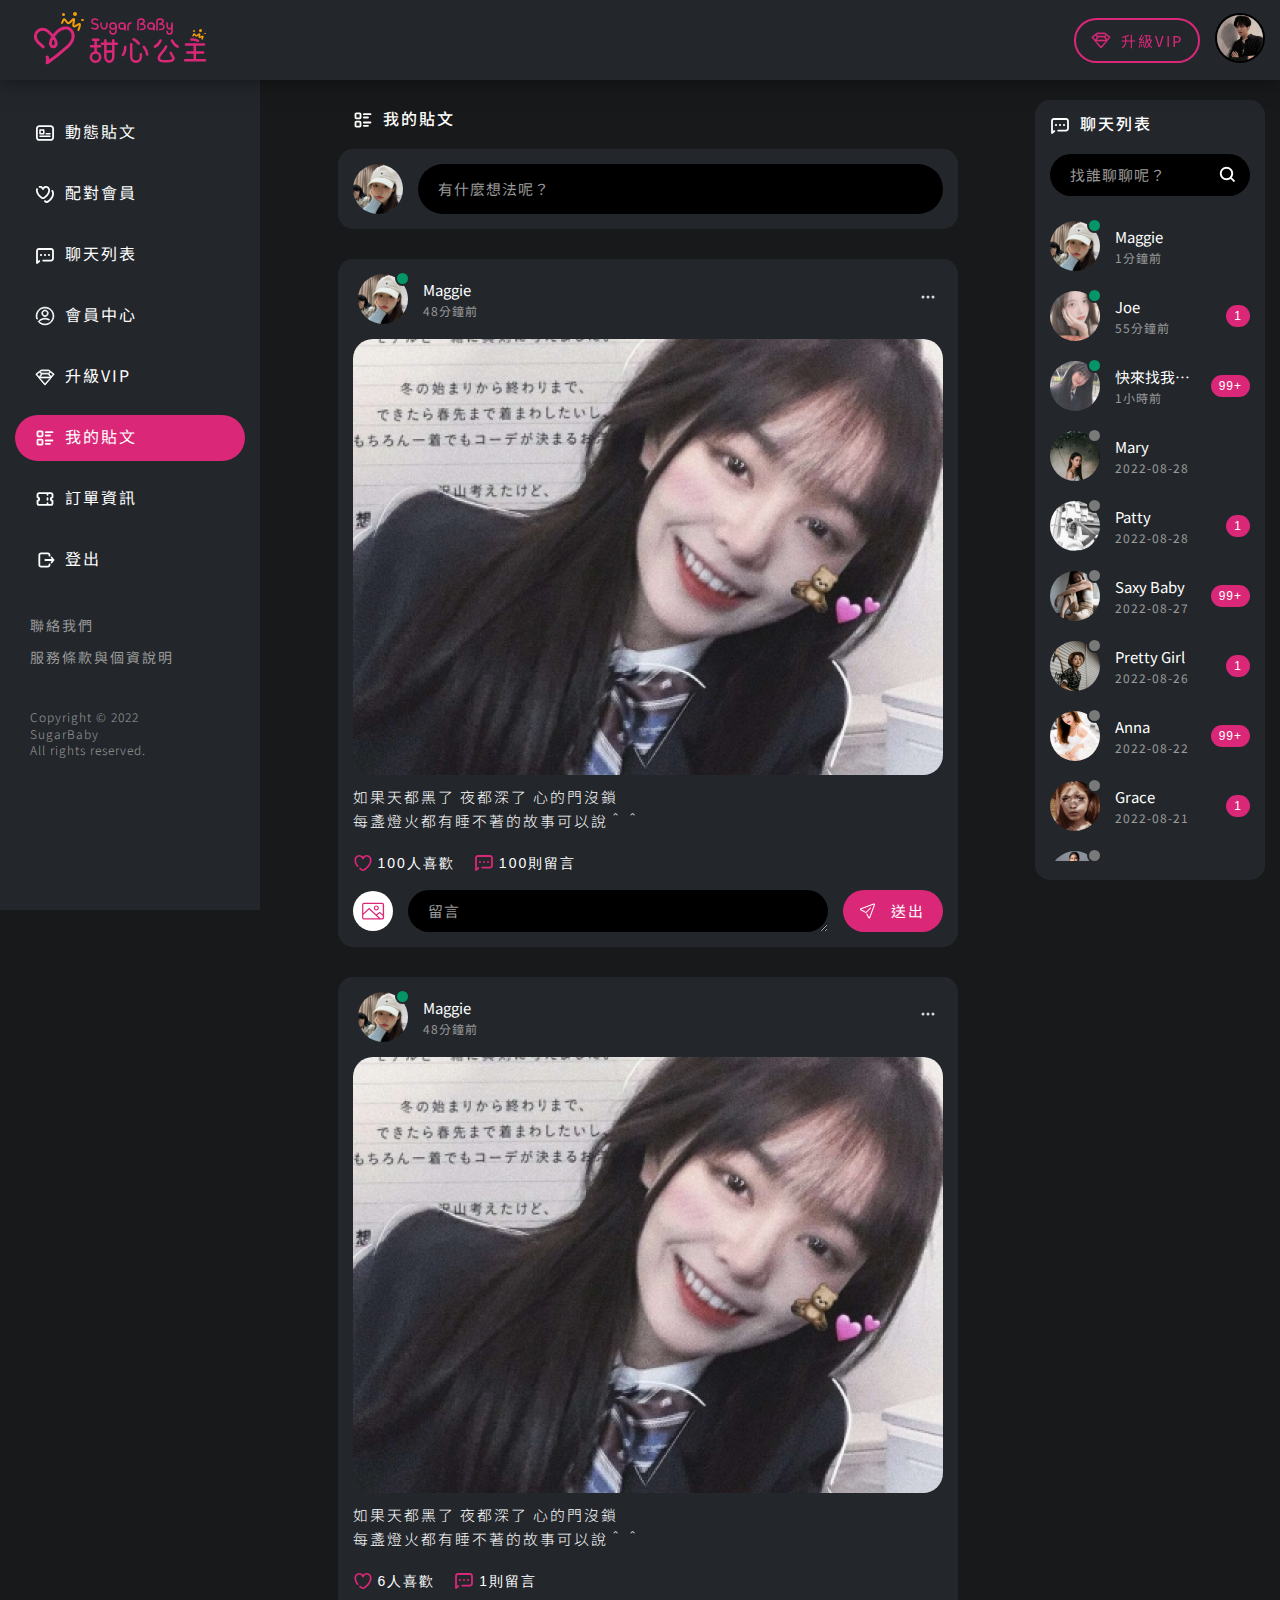
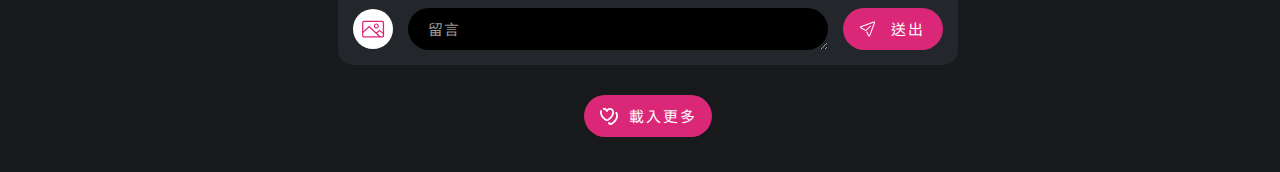
<file: post.html>
<!doctype html>
<html lang="en">
  <head>
    <meta charset="utf-8">
    <meta name="viewport" content="width=device-width,initial-scale=1,maximum-scale=1,user-scalable=no">
    <meta name="keywords" content="甜心公主">
    <meta name="description" content="甜心公主">
    <meta name="author" content="">
    <meta name="generator" content="Hugo 0.88.1">
    <title>甜心公主</title>
    <link rel="shortcut icon" href="assets/img/favicon.ico">
    <link href="assets/css/bootstrap.min.css" rel="stylesheet">
    <link rel="stylesheet" href="assets/plugins/icon-fontawesome/css/font-awesome.min.css" >
    <link rel="stylesheet" type="text/css" href="assets/plugins/slick/slick/slick.css"/>
    <link rel="stylesheet" type="text/css" href="assets/plugins/slick/slick/slick-theme.css"/>
    <link href="assets/css/carousel.css" rel="stylesheet">
    <link href="assets/css/custom.css" rel="stylesheet">
  </head>
  <body data-spy="scroll" data-target=".navbar" data-offset="50">
    
<header class="fixed-top">
  <nav class="navbar navbar-expand-md ">
    <div class="brandBox">
      <button class="navbar-toggler" type="button">
        <img src="assets/img/toggler.svg" class="w-100">
      </button>
      <a class="navbar-brand" href="index.html" target="_self">
        <img src="assets/img/logo.svg">
      </a>
    </div>
          
    <ul class="navbar-nav ml-auto">
      <li class="nav-item align-self-center">
        <a class="nav-link" href="vip.html"><span class="icon icon-vip-p"></span>升級VIP</a>
      </li>
      <li class="nav-item align-self-center">
        <div class="dropdown">
          <a class="dropdown-toggle headshot" href="#" role="button" id="dropdownMenuLink" data-toggle="dropdown" aria-haspopup="true" aria-expanded="false">
          <img src="assets/img/headshot/headshot-0.png" class="w-100">
          </a>

          <div class="dropdown-menu" aria-labelledby="dropdownMenuLink">
            <div class="account">
              <div class="headshotBox-s">
                <img src="assets/img/headshot/headshot-0.png" class="w-100">
              </div>
              Admin
            </div>
            <a class="dropdown-item" href="member.html" target="_self"><span class="icon icon-member"></span>會員中心</a>
            <a class="dropdown-item" href="post.html" target="_self"><span class="icon icon-post"></span>我的貼文</a>
            <a class="dropdown-item" href="order.html" target="_self"><span class="icon icon-order"></span>訂單資訊</a>
            <a class="dropdown-item" href="vip.html" target="_self"><span class="icon icon-vip"></span>升級VIP</a>
            <a class="dropdown-item" href="login.html" target="_self"><span class="icon icon-logout"></span>登出</a>
          </div>
        </div>
      </li>
    </ul>
  </nav>
</header>


<main role="main">
  <div class="leftNav">
    <ul class="leftNavUl">
      <li>
        <a href="index.html" target="_self" class="link "><span class="icon icon-dashboard"></span>動態貼文</a>
      </li>
      <li>
        <a href="pair.html" target="_self" class="link"><span class="icon icon-pair"></span>配對會員</a>
      </li>
      <li>
        <a href="chatlist.html" target="_self" class="link"><span class="icon icon-chatlist"></span>聊天列表</a>
      </li>
      <li>
        <a href="member.html" target="_self" class="link"><span class="icon icon-member"></span>會員中心</a>
      </li>
      <li>
        <a href="vip.html" target="_self" class="link"><span class="icon icon-vip"></span>升級VIP</a>
      </li>
      <li>
        <a href="post.html" target="_self" class="link active"><span class="icon icon-post"></span>我的貼文</a>
      </li>
      <li>
        <a href="order.html" target="_self" class="link"><span class="icon icon-order"></span>訂單資訊</a>
      </li>
      <li>
        <a href="login.html" target="_self" class="link"><span class="icon icon-logout"></span>登出</a>
      </li>
    </ul>
    <div class="btnBar">
      <a href="javascript:void(0)" target="_self" data-toggle="modal" data-target="#contact">聯絡我們</a>
      <a href="javascript:void(0)" target="_self" data-toggle="modal" data-target="#privacy">服務條款與個資說明</a>
    </div>
    <div class="copyright">
      Copyright © 2022 <br/>
      SugarBaby<br/>
      All rights reserved.
    </div>
  </div><!--leftNav-->
  <div class="content">
    <div class="chatListBtn"></div>
    <div class="indexBox">
      <div class="postlist">
        <h6 class="h6 tit"><span class="icon icon-post"></span>我的貼文</h6>
        <div class="postBox">
          <div class="headshotBox-s">
            <img src="assets/img/headshot/headshot-1.png" class="w-100">
          </div>
          <input type="text" name="" placeholder="有什麼想法呢？" class="input" data-toggle="modal" data-target="#newPost">
        </div><!--postBox-->
        <div class="item">

          <div class="titBar">

            <a href="" class="memberLink">
              <div class="accountBox status-online">
                <div class="headshotBox-s">
                  <img src="assets/img/headshot/headshot-1.png" class="w-100">
                </div>
                <div class="name">
                  <span class="txt">Maggie</span>
                  <span class="time">48分鐘前</span>
                </div>
              </div>
            </a>
            <div class="dropdown">
              <a class="dropdown-toggle headshot btn-more" href="#" role="button" id="dropdownMenuLink" data-toggle="dropdown" aria-haspopup="true" aria-expanded="false">
              </a>

              <div class="dropdown-menu dropdown-menu-more" aria-labelledby="dropdownMenuLink">
                <a class="dropdown-item" href="#" target="_self"><span class="icon icon-chatlist"></span>聊天</a>
                <a class="dropdown-item" href="#" target="_self"><span class="icon icon-edit"></span>不允許</a>
                <a class="dropdown-item" href="#" target="_self"><span class="icon icon-delete"></span>管理者刪除</a>
              </div>
            </div><!--dropdown-->
          </div><!--titBar-->
          <div class="imgBox" data-toggle="modal" data-target="#imgModal">
            <img src="assets/img/postimg.png" class="w-100">
          </div>
          <div class="text">
            <p class="p">如果天都黑了 夜都深了 心的門沒鎖<br/>每盞燈火都有睡不著的故事可以說＾＾</p>
          </div><!--text-->
          <div class="feedback">
            <a href="javascript:void(0)" class="btn-like">100人喜歡</a>
            <a class="btn-msg" data-toggle="collapse" href="#msgList1" role="button" aria-expanded="false" aria-controls="msgList1">100則留言</a>
          </div>
          <div class="msgFeedbackBar collapse multi-collapse" id="msgList1">
            <div class="box">
              <div class="accountBox status-online">
                <a href="" class="memberLink">
                  <div class="headshotBox-xs">
                    <img src="assets/img/headshot/headshot-2.png" class="w-100">
                  </div>
                </a>
                <div class="msg">
                  <div class="name">
                    <span class="txt"><a href="">Joe</a></span>
                    <span class="time">48分鐘前</span>
                  </div>
                  <div class="text"><p class="p">我想聽你說故事！<br/>你什麼時候有空？</p></div>
                </div>
              </div>
            </div><!--box-->
            <div class="box">
              <div class="accountBox status-online">
                <a href="" class="memberLink">
                  <div class="headshotBox-xs">
                    <img src="assets/img/headshot/headshot-0.png" class="w-100">
                  </div>
                </a>
                <div class="msg">
                  <div class="name">
                    <span class="txt"><a href="">Kevin</a></span>
                    <span class="time">8分鐘前</span>
                  </div>
                  <div class="text">
                    <p class="p">我也想聽你說故事！</p>
                    <div class="imgBox" data-toggle="modal" data-target="#imgModal">
                      <img src="assets/img/postimg.png" class="w-100">
                    </div>
                  </div>
                </div>
              </div>
            </div><!--box-->
            <div class="box">
              <div class="accountBox status-online">
                <a href="" class="memberLink">
                  <div class="headshotBox-xs">
                    <img src="assets/img/headshot/headshot-4.png" class="w-100">
                  </div>
                </a>
                <div class="msg">
                  <div class="name">
                    <span class="txt"><a href="">Mary</a></span>
                    <span class="time">48分鐘前</span>
                  </div>
                  <div class="text"><p class="p">報名+1</p></div>
                </div>
              </div>
            </div><!--box-->
          </div><!--msgFeedbackBar-->
          <div class="sendMsgBar">
            <a href="javascript:void(0)" class="btn-upload"><br></a>
            <textarea class="textarea" placeholder="留言"></textarea>
            <a href="javascript:void(0)" class="btn-all"><span class="icon icon-send"></span><span class="txt">送出</span></a>
          </div>
        </div><!--item-->
        <div class="item">
          <div class="titBar">
            <a href="" class="memberLink">
              <div class="accountBox status-online">
                <div class="headshotBox-s">
                  <img src="assets/img/headshot/headshot-1.png" class="w-100">
                </div>
                <div class="name">
                  <span class="txt">Maggie</span>
                  <span class="time">48分鐘前</span>
                </div>
              </div>
            </a>
             <div class="dropdown">
              <a class="dropdown-toggle headshot btn-more" href="#" role="button" id="dropdownMenuLink" data-toggle="dropdown" aria-haspopup="true" aria-expanded="false">
              </a>

              <div class="dropdown-menu dropdown-menu-more" aria-labelledby="dropdownMenuLink">
                <a class="dropdown-item" href="#" target="_self"><span class="icon icon-chatlist"></span>聊天</a>
                <a class="dropdown-item" href="#" target="_self"><span class="icon icon-edit"></span>不允許</a>
                <a class="dropdown-item" href="#" target="_self"><span class="icon icon-delete"></span>管理者刪除</a>
              </div>
            </div>
          </div>
          <div class="imgBox" data-toggle="modal" data-target="#imgModal">
            <img src="assets/img/postimg.png" class="w-100">
          </div>
          <div class="text">
            <p class="p">如果天都黑了 夜都深了 心的門沒鎖<br/>每盞燈火都有睡不著的故事可以說＾＾</p>
          </div><!--text-->
          <div class="feedback">
            <a href="javascript:void(0)" class="btn-like">6人喜歡</a>
            <a class="btn-msg" data-toggle="collapse" href="#msgList2" role="button" aria-expanded="false" aria-controls="msgList2">1則留言</a>
          </div>
          <div class="msgFeedbackBar collapse multi-collapse" id="msgList2">
            <div class="box">
              <div class="accountBox status-online">
                <a href="" class="memberLink">
                  <div class="headshotBox-xs">
                    <img src="assets/img/headshot/headshot-2.png" class="w-100">
                  </div>
                </a>
                <div class="msg">
                  <div class="name">
                    <span class="txt"><a href="">Joe</a></span>
                    <span class="time">48分鐘前</span>
                  </div>
                  <div class="text"><p class="p">今天給約嗎？</p></div>
                </div>
              </div>
            </div><!--box-->
          </div><!--msgFeedbackBar-->
          <div class="sendMsgBar">
            <a href="javascript:void(0)" class="btn-upload"><br></a>
            <textarea class="textarea" placeholder="留言"></textarea>
            <a href="javascript:void(0)" class="btn-all"><span class="icon icon-send"></span><span class="txt">送出</span></a>
          </div>
        </div><!--item-->
        <div class="text-center">
          <a href="javascript:void(0)" class="btn-all btn-loading"><span class="icon icon-pair"></span><span class="txt">載入更多</span></a>
        </div>
      </div><!--postlist-->
      <div class="chatlist">
        <h6 class="h6 tit"><span class="icon icon-chatlist"></span>聊天列表</h6>
        <input type="text" name="" placeholder="找誰聊聊呢？" class="input searchInput">
        <button type="button" class="close chatClose">
          <span aria-hidden="true">×</span>
        </button>
        <ul class="memberlist">
          <li>
            <a href="chatroom.html" class="memberLink">
              <div class="accountBox status-online">
                <div class="headshotBox-s">
                  <img src="assets/img/headshot/headshot-1.png" class="w-100">
                </div>
                <div class="name">
                  <span class="txt">Maggie</span>
                  <span class="time">1分鐘前</span>
                </div>
              </div>
            </a>
          </li>
          <li>
            <a href="chatroom.html" class="memberLink">
              <div class="accountBox status-online">
                <div class="headshotBox-s">
                  <img src="assets/img/headshot/headshot-2.png" class="w-100">
                </div>
                <div class="name">
                  <span class="txt">Joe</span>
                  <span class="time">55分鐘前</span>
                </div>
                <div class="nb">1</div>
              </div>
            </a>
          </li>
          <li>
            <a href="chatroom.html" class="memberLink">
              <div class="accountBox status-online">
                <div class="headshotBox-s">
                  <img src="assets/img/headshot/headshot-3.png" class="w-100">
                </div>
                <div class="name">
                  <span class="txt">快來找我聊天，等你喔！</span>
                  <span class="time">1小時前</span>
                </div>
                <div class="nb">99+</div>
              </div>
            </a>
          </li>
          <li>
            <a href="chatroom.html" class="memberLink">
              <div class="accountBox status-offline">
                <div class="headshotBox-s">
                  <img src="assets/img/headshot/headshot-4.png" class="w-100">
                </div>
                <div class="name">
                  <span class="txt">Mary</span>
                  <span class="time">2022-08-28</span>
                </div>
              </div>
            </a>
          </li>
          <li>
            <a href="chatroom.html" class="memberLink">
              <div class="accountBox status-offline">
                <div class="headshotBox-s">
                  <img src="assets/img/headshot/headshot-5.png" class="w-100">
                </div>
                <div class="name">
                  <span class="txt">Patty</span>
                  <span class="time">2022-08-28</span>
                </div>
                <div class="nb">1</div>
              </div>
            </a>
          </li>
          <li>
            <a href="chatroom.html" class="memberLink">
              <div class="accountBox status-offline">
                <div class="headshotBox-s">
                  <img src="assets/img/headshot/headshot-6.png" class="w-100">
                </div>
                <div class="name">
                  <span class="txt">Saxy Baby</span>
                  <span class="time">2022-08-27</span>
                </div>
                <div class="nb">99+</div>
              </div>
            </a>
          </li>
          <li>
            <a href="chatroom.html" class="memberLink">
              <div class="accountBox status-offline">
                <div class="headshotBox-s">
                  <img src="assets/img/headshot/headshot-7.png" class="w-100">
                </div>
                <div class="name">
                  <span class="txt">Pretty Girl</span>
                  <span class="time">2022-08-26</span>
                </div>
                <div class="nb">1</div>
              </div>
            </a>
          </li>
          <li>
            <a href="chatroom.html" class="memberLink">
              <div class="accountBox status-offline">
                <div class="headshotBox-s">
                  <img src="assets/img/headshot/headshot-8.png" class="w-100">
                </div>
                <div class="name">
                  <span class="txt">Anna</span>
                  <span class="time">2022-08-22</span>
                </div>
                <div class="nb">99+</div>
              </div>
            </a>
          </li>
          <li>
            <a href="chatroom.html" class="memberLink">
              <div class="accountBox status-offline">
                <div class="headshotBox-s">
                  <img src="assets/img/headshot/headshot-9.png" class="w-100">
                </div>
                <div class="name">
                  <span class="txt">Grace</span>
                  <span class="time">2022-08-21</span>
                </div>
                <div class="nb">1</div>
              </div>
            </a>
          </li>
          <li>
            <a href="chatroom.html" class="memberLink">
              <div class="accountBox status-offline">
                <div class="headshotBox-s">
                  <img src="assets/img/headshot/headshot-10.png" class="w-100">
                </div>
                <div class="name">
                  <span class="txt">Olivia</span>
                  <span class="time">2022-08-20</span>
                </div>
                <div class="nb">99+</div>
              </div>
            </a>
          </li>

        </ul><!--list-->
      </div><!--chatlist-->
    </div><!--indexBox-->
    
  </div> <!--content-->
  <div class="mask"></div>
  <div class="mask-left"></div>

  <!-- Modal newPost -->
  <div class="modal fade" id="newPost" tabindex="-1" aria-labelledby="exampleModalLabel" aria-hidden="true">
    <div class="modal-dialog modal-dialog-centered">
      <div class="modal-content">
        <div class="modal-header">
          <h6 class="modal-title h6">建立貼文</h6>
          <button type="button" class="close" data-dismiss="modal" aria-label="Close">
            <span aria-hidden="true">&times;</span>
          </button>
        </div>
        <div class="modal-body text-center">

          <textarea class="textarea" placeholder="有什麼想法呢？"></textarea>
          <p class="p ps">請勿寫下任何聯繫方式，禁止使用露點的照片，以免審核不通過</p>
          <div class="btnBar">
            <a href="javascript:void(0)" class="btn-upload"><br/></a>
            <select class="select">
              <option>心情分享</option>
              <option selected>伴遊出租</option>
            </select>
            <input type="text" name="" placeholder="伴遊費用" class="input">
          </div>
          <button type="button" class="btn-all" data-dismiss="modal">分享</button>
        </div>
      </div>
    </div>
  </div><!--newPost-->

  <!-- Modal imgModal -->
  <div class="modal fade" id="imgModal" tabindex="-1" aria-labelledby="exampleModalLabel" aria-hidden="true">
    <div class="modal-dialog modal-dialog-centered">
      <div class="modal-content">
        <div class="modal-header">
          <h6 class="modal-title h6">檢視圖片</h6>
          <button type="button" class="close" data-dismiss="modal" aria-label="Close">
            <span aria-hidden="true">&times;</span>
          </button>
        </div>
        <div class="modal-body text-center">
          <div class="imgBox">
            <img src="assets/img/postimg.png">
          </div>
        </div>
      </div>
    </div>
  </div><!--imgModal-->

  <!-- Modal contact -->
  <div class="modal fade" id="contact" tabindex="-1" aria-labelledby="exampleModalLabel" aria-hidden="true">
    <div class="modal-dialog modal-dialog-centered">
      <div class="modal-content">
        <div class="modal-header">
          <h6 class="modal-title h6">聯絡我們</h6>
          <button type="button" class="close" data-dismiss="modal" aria-label="Close">
            <span aria-hidden="true">&times;</span>
          </button>
        </div>
        <div class="modal-body text-center">
          <ul>
            <li><span class="tit">服務時間：</span>09:00~21:00</li>
            <li><span class="tit">客服信箱：</span><a href="mailto:service@sugarbaby.tw" class="">service@sugarbaby.tw</a></li>
            <li><span class="tit">LINE ID：</span><a href="https://line.me/ti/p/~@sugarbaby.tw" target="_blank" class="">@sugarbaby.tw</a></li>
            <li><span class="tit">Twitter：</span><a href="https://twitter.com/Sugarbaby_tw" target="_blank" class="">@Sugarbaby_tw</a></li>
          </ul>
        </div>
      </div>
    </div>
  </div><!--contact-->
  <!-- Modal privacy -->
  <div class="modal fade" id="privacy" tabindex="-1" aria-labelledby="exampleModalLabel" aria-hidden="true">
    <div class="modal-dialog modal-dialog-centered">
      <div class="modal-content">
        <div class="modal-header">
          
          <button type="button" class="close" data-dismiss="modal" aria-label="Close">
            <span aria-hidden="true">&times;</span>
          </button>
        </div>
        <div class="modal-body">
          <div class="text-center">
            <h4 class="h4">服務條款與個資說明</h4>
            <p class="p">最後更新時間 2022/08/01</p>
          </div>
          <h5 class="h5">一、隱私權保護政策的適用範圍</h5>
          <ul class="nb">
            <li>請您在於使用本服務前，確認您已審閱並同意本隱私權政策所列全部條款，若您不同意全部或部份者，則請勿使用本服務。</li>
            <li>隱私權保護政策內容，包括我們如何處理您在使用本服務時蒐集到的個人識別資料。</li>
            <li>隱私權保護政策不適用於本網站以外的相關連結網站，亦不適用於非我們所委託或參與管理之人員。</li>
          </ul>
          <h5 class="h5">二、個人資料的蒐集及使用</h5>
          <ul class="nb">
            <li>於一般瀏覽時，伺服器會自行記錄相關行徑，包括您使用連線設備的IP位址、使用時間、使用的瀏覽器、瀏覽及點選資料記錄等，做為我們增進服務的參考依據，此記錄為內部應用，絕不對外公布。</li>
            <li>在使用我們的服務時，我們可能會要求您向我們提供可用於聯繫或識別您的某些個人資料，包括：
              <ul>
                <li>C001辨識個人者： 如姓名、地址、電話、電子郵件等資訊。</li>
                <li>C011個人描述：例如：性別、出生年月日等。</li>
              </ul>
            </li>
            <li>本服務將蒐集的數據用於各種目的：
              <ul>
                <li>提供和維護系統所提供讀服務</li>
                <li>提供用戶支持</li>
                <li>提供分析或有價值訊息，以便我們改進服務</li>
                <li>監控服務的使用情況</li>
                <li>檢測，預防和解決技術問題</li>
              </ul>
            </li>
            <li>本服務針對蒐集數據的利用期間、地區、對象及方式：
              <ul>
                <li>期間：當事人要求停止使用或本服務停止提供服務之日為止。</li>
                <li>地區：個人資料將用於台灣地區。</li>
                <li>利用對象及方式：所蒐集到的資料將利用於各項業務之執行，利用方式為因業務執行所必須進行之各項分析、聯繫及通知。</li>
              </ul>
            </li>
          </ul>
          <h5 class="h5">三、資料的保護與安全</h5>
          <ul class="nb">
            <li>本服務主機均設有防火牆、防毒系統等相關資訊安全設備及必要的安全防護措施，本服務及您的個人資料均受到嚴格的保護。只有經過授權的人員才能接觸您的個人資料，相關處理人員均有簽署保密合約，如有違反保密義務者，將會受到相關的法律處分。</li>
            <li>如因業務需要有必要委託本服務相關單位提供服務時，我們會要求其遵守保密義務，並採取相當之檢查程序以確定其將確實遵守。</li>
            <li>請您妥善保管您的密碼與個人資料，並提醒您使用完畢本服務相關服務後，務必關閉本服務，以免您的資料遭人盜用。</li>
            <li>您同意在使用本服務時，所留存的資料與事實相符。另若嗣後您發現您的個人資料遭他人非法使用或有任何異常時，應即時通知我們。</li>
            <li>您同意於使用本服務時，所提供及使用之資料皆為合法，並無侵害第三人權利、違反第三方協議或涉及任何違法行為。如因使用本服務而致第三人損害，除因我們故意或重大過失所致外，我們並不負擔相關賠償責任。</li>
          </ul>
          <h5 class="h5">四、對外的相關連結</h5>
          <ul>
            <li>本服務上有可能包含其他合作網站或網頁連結，該網站或網頁也有可能會蒐集您的個人資料，不論其內容或隱私權政策為何，皆與本服務無關，您應自行參考該連結網站中的隱私權保護政策，我們不負任何連帶責任。</li>
          </ul>
          <h5 class="h5">五、與第三人共用個人資料之政策</h5>
          <ul class="nb">
            <li>本服務絕不會提供、交換、出租或出售任何您的個人資料給其他個人、團體、私人企業或公務機關，但有法律依據或合約義務者，不在此限。</li>
            <li>前項但書之情形包括但不限於：
              <ul>
                <li>經由您書面同意。</li>
                <li>法律明文規定。</li>
                <li>為維護國家安全或增進公共利益。</li>
                <li>為免除您生命、身體、自由或財產上之危險。</li>
                <li>與公務機關或學術研究機構合作，基於公共利益為統計或學術研究而有必要，且資料經過提供者處理或蒐集者依其揭露方式無從識別特定之當事人。</li>
                <li>當您在本服務的行為，違反服務條款或可能損害或妨礙服務與其他使用者權益或導致任何人遭受損害時，經本服務管理單位研析揭露您的個人資料是為了辨識、聯絡或採取法律行動所必要者。</li>
                <li>有利於您的權益。</li>
              </ul>
            </li>
            <li>本服務委託廠商協助蒐集、處理或利用您的個人資料時，將對委外廠商或個人善盡監督管理之責。</li>
          </ul>
          <h5 class="h5">六、未成年人保護</h5>
          <ul>
            <li>未成年人於註冊或使用本服務而同意本公司蒐集、利用其個人資訊時，應按其年齡由其法定代理人代為或在法定代理人之同意下為之。</li>
          </ul>
          <h5 class="h5">七、個人資料權利用於查閱、修改與刪除</h5>
          <ul>
            <li>會員擁有會員個人資料使用權利，本服務依照會員本人要求，可透過本網站的聯絡管道提出修改、刪除、及停止使用該個人帳號資料的要求。 會員能隨時在本服務的會員帳號查看授權的姓名與電郵資料內容。</li>
          </ul>
          <h5 class="h5">八、隱私權政策的修訂</h5>
          <ul>
            <li>我們將因應需求擁有隨時修改本隱私權保護政策的權利，當我們做出修改時，會於本服務公告，且自公告日起生效，不再另行通知。</li>
          </ul>
          <h5 class="h5">九、服務異常導致無法提供服務</h5>
          <ul>
            <li>我們將針對付費會員提供免費延長使用期限作為補償，當我們做出修改時，會於本服務公告，且自公告日起生效，不再另行通知。</li>
          </ul>
          <h5 class="h5">十、付款注意事項</h5>
          <ul class="nb">
            <li>使用非信用卡付費，最多可能會延遲五個工作天</li>
            <li>VIP90天/VIP180天因付款之後即可以使用所有服務，故付費完畢後將無法退款</li>
            <li>如果使用帳號從事非法事項或廣告活動，將無條件停用帳號並且不退款</li>
            <li>訂閱方案將自動續訂，每次到期日都將自動續下一期，直到您取消為止。</li>
            <li>隨時可以取消訂閱，請至選單中的付款紀錄頁面做取消</li>
            <li>取消訂閱是取消下個月自動扣款，當月的服務依然可以使用完畢，取消訂閱需提早5個工作天，以免影響自身權益</li>
            <li>本服務為消費者保護法第19條第2項規定之例外情形，一經購買即不得要求退貨或退款，您絕無異議。</li>
          </ul>
          <div class="btnBar text-center">
            <button type="button" class="btn-all" data-dismiss="modal" aria-label="Close">關閉</button>
          </div>
        </div><!--modal-body-->
      </div>
    </div>
  </div><!--privacy-->

</main>
<footer>
  <ul class="footerNav">
    <li>
      <a href="index.html" target="_self" class="link "><span class="icon icon-dashboard"></span>動態貼文</a>
    </li>
    <li>
      <a href="pair.html" target="_self" class="link"><span class="icon icon-pair"></span>配對會員</a>
    </li>
    <li>
      <a href="chatlist.html" target="_self" class="link active"><span class="icon icon-chatlist"></span>聊天列表</a>
    </li>
    <li>
      <a href="member.html" target="_self" class="link"><span class="icon icon-member"></span>會員中心</a>
    </li>
  </ul>
</footer>
<script src="assets/js/bootstrap.min.js"></script>
<script src="assets/js/jquery.slim.min.js"></script>
<script src="assets/js/bootstrap.bundle.min.js"></script>
<script src="assets/js/jquery.min.js" language="javascript" type="text/javascript"></script> 
<script type="text/javascript" src="assets/plugins/slick/slick/slick.min.js"></script>

<script type="text/javascript">
    $(document).ready(function () {
      
      $( "button.navbar-toggler" ).click(function() {
        $( ".leftNav" ).toggleClass( "active" );
        $( ".mask-left" ).toggleClass( "show" );
      });

      $( ".chatListBtn" ).click(function() {
        $( ".chatlist" ).toggleClass( "show" );
        $( ".mask" ).toggleClass( "show" );
      });
      $( "button.chatClose" ).click(function() {
        $( ".chatlist" ).removeClass( "show" );
        $( ".mask" ).removeClass( "show" );
      });

    });  


    $(window).scroll(function() {

      var scrollTop = $(window).scrollTop();

      if (scrollTop>=100) {
        $("#toTop").addClass("show");
      } else {
        $("#toTop").removeClass("show");
      }
    });

    $(window).scroll(function() {

      var scrollTop = $(window).scrollTop();

      if (scrollTop>=100) {
        $("#applyNow").addClass("show");
      } else {
        $("#applyNow").removeClass("show");
      }
    });


    $("#toTop").click(function(){
      $("html,body").stop().animate({
        "scrollTop" : "0px"
      });
    });


</script>



      
  </body>
</html>
</file>
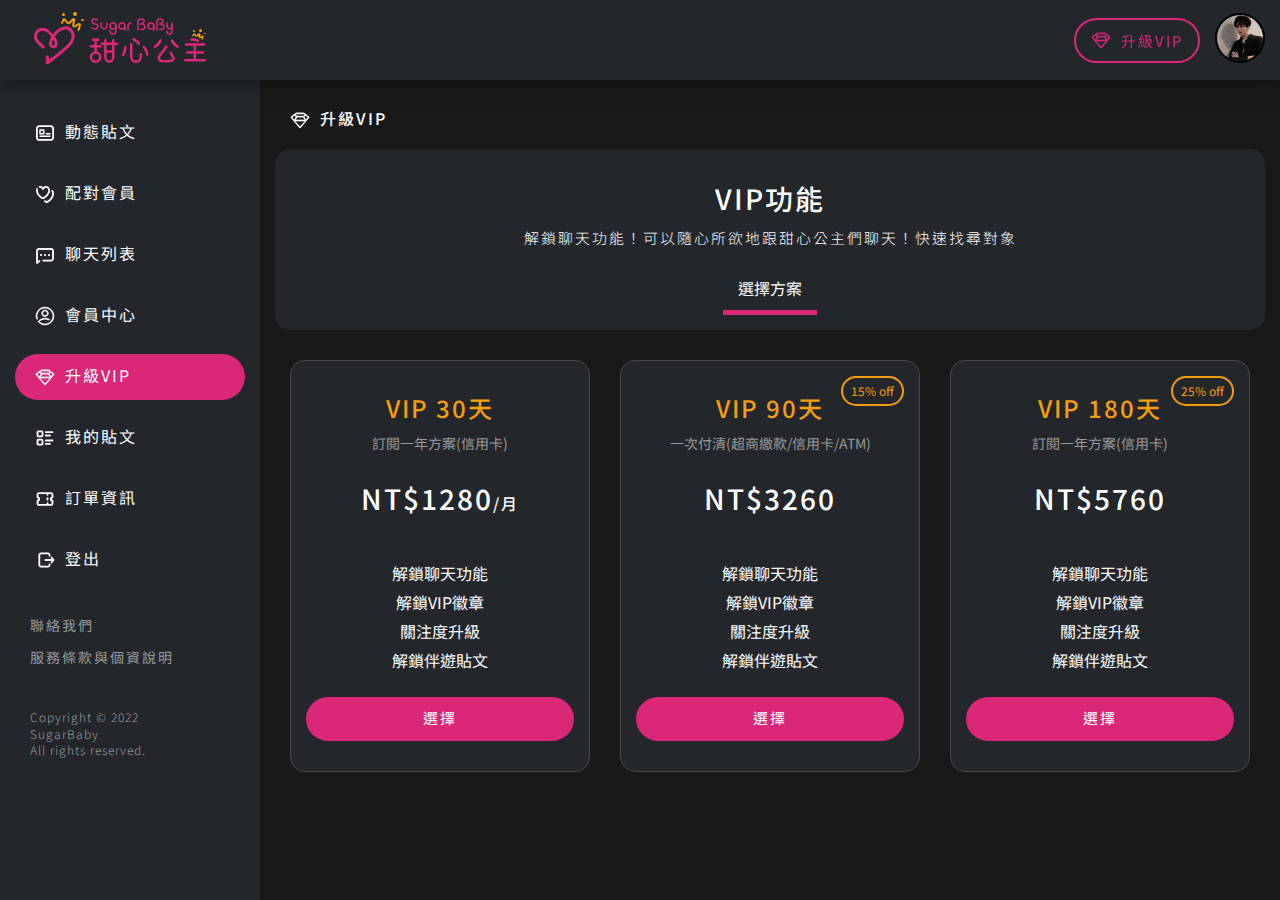
<file: vip.html>
<!doctype html>
<html lang="en">
  <head>
    <meta charset="utf-8">
    <meta name="viewport" content="width=device-width,initial-scale=1,maximum-scale=1,user-scalable=no">
    <meta name="keywords" content="甜心公主">
    <meta name="description" content="甜心公主">
    <meta name="author" content="">
    <meta name="generator" content="Hugo 0.88.1">
    <title>甜心公主</title>
    <link rel="shortcut icon" href="assets/img/favicon.ico">
    <link href="assets/css/bootstrap.min.css" rel="stylesheet">
    <link rel="stylesheet" href="assets/plugins/icon-fontawesome/css/font-awesome.min.css" >
    <link rel="stylesheet" type="text/css" href="assets/plugins/slick/slick/slick.css"/>
    <link rel="stylesheet" type="text/css" href="assets/plugins/slick/slick/slick-theme.css"/>
    <link href="assets/css/carousel.css" rel="stylesheet">
    <link href="assets/css/custom.css" rel="stylesheet">
  </head>
  <body data-spy="scroll" data-target=".navbar" data-offset="50">
    
<header class="fixed-top">
  <nav class="navbar navbar-expand-md ">
    <div class="brandBox">
      <button class="navbar-toggler" type="button">
        <img src="assets/img/toggler.svg" class="w-100">
      </button>
      <a class="navbar-brand" href="index.html" target="_self">
        <img src="assets/img/logo.svg">
      </a>
    </div>
          
    <ul class="navbar-nav ml-auto">
      <li class="nav-item align-self-center">
        <a class="nav-link" href="vip.html"><span class="icon icon-vip-p"></span>升級VIP</a>
      </li>
      <li class="nav-item align-self-center">
        <div class="dropdown">
          <a class="dropdown-toggle headshot" href="#" role="button" id="dropdownMenuLink" data-toggle="dropdown" aria-haspopup="true" aria-expanded="false">
          <img src="assets/img/headshot/headshot-0.png" class="w-100">
          </a>

          <div class="dropdown-menu" aria-labelledby="dropdownMenuLink">
            <div class="account">
              <div class="headshotBox-s">
                <img src="assets/img/headshot/headshot-0.png" class="w-100">
              </div>
              Admin
            </div>
            <a class="dropdown-item" href="member.html" target="_self"><span class="icon icon-member"></span>會員中心</a>
            <a class="dropdown-item" href="post.html" target="_self"><span class="icon icon-post"></span>我的貼文</a>
            <a class="dropdown-item" href="order.html" target="_self"><span class="icon icon-order"></span>訂單資訊</a>
            <a class="dropdown-item" href="vip.html" target="_self"><span class="icon icon-vip"></span>升級VIP</a>
            <a class="dropdown-item" href="login.html" target="_self"><span class="icon icon-logout"></span>登出</a>
          </div>
        </div>
      </li>
    </ul>
  </nav>
</header>


<main role="main">
  <div class="leftNav">
    <ul class="leftNavUl">
      <li>
        <a href="index.html" target="_self" class="link "><span class="icon icon-dashboard"></span>動態貼文</a>
      </li>
      <li>
        <a href="pair.html" target="_self" class="link"><span class="icon icon-pair"></span>配對會員</a>
      </li>
      <li>
        <a href="chatlist.html" target="_self" class="link"><span class="icon icon-chatlist"></span>聊天列表</a>
      </li>
      <li>
        <a href="member.html" target="_self" class="link"><span class="icon icon-member"></span>會員中心</a>
      </li>
      <li>
        <a href="vip.html" target="_self" class="link active"><span class="icon icon-vip"></span>升級VIP</a>
      </li>
      <li>
        <a href="post.html" target="_self" class="link "><span class="icon icon-post"></span>我的貼文</a>
      </li>
      <li>
        <a href="order.html" target="_self" class="link "><span class="icon icon-order"></span>訂單資訊</a>
      </li>
      <li>
        <a href="login.html" target="_self" class="link"><span class="icon icon-logout"></span>登出</a>
      </li>
    </ul>
    <div class="btnBar">
      <a href="javascript:void(0)" target="_self" data-toggle="modal" data-target="#contact">聯絡我們</a>
      <a href="javascript:void(0)" target="_self" data-toggle="modal" data-target="#privacy">服務條款與個資說明</a>
    </div>
    <div class="copyright">
      Copyright © 2022 <br/>
      SugarBaby<br/>
      All rights reserved.
    </div>
  </div><!--leftNav-->
  <div class="content">
    <div class="vipBox">
      <h6 class="h6 tit"><span class="icon icon-vip"></span>升級VIP</h6>
      <div class="boxarea text-center">
        <h3 class="h3">VIP功能</h3>
        <p class="p">解鎖聊天功能！可以隨心所欲地跟甜心公主們聊天！快速找尋對象</p>
        <span class="choose">選擇方案</span>
      </div>
      <div class="cardlist">
        <div class="card">
          <div>
            <h4 class="h4">VIP 30天</h4>
            <span class="ps">訂閱一年方案(信用卡)</span>
            <div class="price">
              <h3 class="h3">NT$1280</h3><h6 class="h6">/月</h6>
            </div>
          </div>
          <div>
            <ul>
              <li>解鎖聊天功能</li>
              <li>解鎖VIP徽章</li>
              <li>關注度升級</li>
              <li>解鎖伴遊貼文</li>
            </ul>
          </div>
          <div class="btnBar">
            <button type="button" class="btn-all w-100">選擇</button>
          </div>
        </div><!--card-->
        <div class="card">
          <div>
            <h4 class="h4">VIP 90天</h4>
            <span class="ps">一次付清(超商繳款/信用卡/ATM)</span>
            <div class="price">
              <h3 class="h3">NT$3260</h3>
            </div>
            <span class="off">15% off</span>
          </div>
          <div>
            <ul>
              <li>解鎖聊天功能</li>
              <li>解鎖VIP徽章</li>
              <li>關注度升級</li>
              <li>解鎖伴遊貼文</li>
            </ul>
          </div>
          <div class="btnBar">
            <button type="button" class="btn-all w-100">選擇</button>
          </div>

        </div><!--card-->
        <div class="card">
          <div>
            <h4 class="h4">VIP 180天</h4>
            <span class="ps">訂閱一年方案(信用卡)</span>
            <div class="price">
              <h3 class="h3">NT$5760</h3>
            </div>
            <span class="off">25% off</span>
          </div>
          <div>
            <ul>
              <li>解鎖聊天功能</li>
              <li>解鎖VIP徽章</li>
              <li>關注度升級</li>
              <li>解鎖伴遊貼文</li>
            </ul>
          </div>
          <div class="btnBar">
            <button type="button" class="btn-all w-100">選擇</button>
          </div>
        </div><!--card-->
      </div><!--cardlist-->
    </div><!--vipBox-->
    
  </div> <!--content-->
  <div class="mask"></div>
  <div class="mask-left"></div>

  <!-- Modal newPost -->
  <div class="modal fade" id="newPost" tabindex="-1" aria-labelledby="exampleModalLabel" aria-hidden="true">
    <div class="modal-dialog modal-dialog-centered">
      <div class="modal-content">
        <div class="modal-header">
          <h6 class="modal-title h6">建立貼文</h6>
          <button type="button" class="close" data-dismiss="modal" aria-label="Close">
            <span aria-hidden="true">&times;</span>
          </button>
        </div>
        <div class="modal-body text-center">

          <textarea class="textarea" placeholder="有什麼想法呢？"></textarea>
          <p class="p ps">請勿寫下任何聯繫方式，禁止使用露點的照片，以免審核不通過</p>
          <div class="btnBar">
            <a href="javascript:void(0)" class="btn-upload"><br/></a>
            <select class="select">
              <option>心情分享</option>
              <option selected>伴遊出租</option>
            </select>
            <input type="text" name="" placeholder="伴遊費用" class="input">
          </div>
          <button type="button" class="btn-all" data-dismiss="modal">分享</button>
        </div>
      </div>
    </div>
  </div><!--newPost-->

  <!-- Modal imgModal -->
  <div class="modal fade" id="imgModal" tabindex="-1" aria-labelledby="exampleModalLabel" aria-hidden="true">
    <div class="modal-dialog modal-dialog-centered">
      <div class="modal-content">
        <div class="modal-header">
          <h6 class="modal-title h6">檢視圖片</h6>
          <button type="button" class="close" data-dismiss="modal" aria-label="Close">
            <span aria-hidden="true">&times;</span>
          </button>
        </div>
        <div class="modal-body text-center">
          <div class="imgBox">
            <img src="assets/img/postimg.png">
          </div>
        </div>
      </div>
    </div>
  </div><!--imgModal-->

  <!-- Modal contact -->
  <div class="modal fade" id="contact" tabindex="-1" aria-labelledby="exampleModalLabel" aria-hidden="true">
    <div class="modal-dialog modal-dialog-centered">
      <div class="modal-content">
        <div class="modal-header">
          <h6 class="modal-title h6">聯絡我們</h6>
          <button type="button" class="close" data-dismiss="modal" aria-label="Close">
            <span aria-hidden="true">&times;</span>
          </button>
        </div>
        <div class="modal-body text-center">
          <ul>
            <li><span class="tit">服務時間：</span>09:00~21:00</li>
            <li><span class="tit">客服信箱：</span><a href="mailto:service@sugarbaby.tw" class="">service@sugarbaby.tw</a></li>
            <li><span class="tit">LINE ID：</span><a href="https://line.me/ti/p/~@sugarbaby.tw" target="_blank" class="">@sugarbaby.tw</a></li>
            <li><span class="tit">Twitter：</span><a href="https://twitter.com/Sugarbaby_tw" target="_blank" class="">@Sugarbaby_tw</a></li>
          </ul>
        </div>
      </div>
    </div>
  </div><!--contact-->
  <!-- Modal privacy -->
  <div class="modal fade" id="privacy" tabindex="-1" aria-labelledby="exampleModalLabel" aria-hidden="true">
    <div class="modal-dialog modal-dialog-centered">
      <div class="modal-content">
        <div class="modal-header">
          
          <button type="button" class="close" data-dismiss="modal" aria-label="Close">
            <span aria-hidden="true">&times;</span>
          </button>
        </div>
        <div class="modal-body">
          <div class="text-center">
            <h4 class="h4">服務條款與個資說明</h4>
            <p class="p">最後更新時間 2022/08/01</p>
          </div>
          <h5 class="h5">一、隱私權保護政策的適用範圍</h5>
          <ul class="nb">
            <li>請您在於使用本服務前，確認您已審閱並同意本隱私權政策所列全部條款，若您不同意全部或部份者，則請勿使用本服務。</li>
            <li>隱私權保護政策內容，包括我們如何處理您在使用本服務時蒐集到的個人識別資料。</li>
            <li>隱私權保護政策不適用於本網站以外的相關連結網站，亦不適用於非我們所委託或參與管理之人員。</li>
          </ul>
          <h5 class="h5">二、個人資料的蒐集及使用</h5>
          <ul class="nb">
            <li>於一般瀏覽時，伺服器會自行記錄相關行徑，包括您使用連線設備的IP位址、使用時間、使用的瀏覽器、瀏覽及點選資料記錄等，做為我們增進服務的參考依據，此記錄為內部應用，絕不對外公布。</li>
            <li>在使用我們的服務時，我們可能會要求您向我們提供可用於聯繫或識別您的某些個人資料，包括：
              <ul>
                <li>C001辨識個人者： 如姓名、地址、電話、電子郵件等資訊。</li>
                <li>C011個人描述：例如：性別、出生年月日等。</li>
              </ul>
            </li>
            <li>本服務將蒐集的數據用於各種目的：
              <ul>
                <li>提供和維護系統所提供讀服務</li>
                <li>提供用戶支持</li>
                <li>提供分析或有價值訊息，以便我們改進服務</li>
                <li>監控服務的使用情況</li>
                <li>檢測，預防和解決技術問題</li>
              </ul>
            </li>
            <li>本服務針對蒐集數據的利用期間、地區、對象及方式：
              <ul>
                <li>期間：當事人要求停止使用或本服務停止提供服務之日為止。</li>
                <li>地區：個人資料將用於台灣地區。</li>
                <li>利用對象及方式：所蒐集到的資料將利用於各項業務之執行，利用方式為因業務執行所必須進行之各項分析、聯繫及通知。</li>
              </ul>
            </li>
          </ul>
          <h5 class="h5">三、資料的保護與安全</h5>
          <ul class="nb">
            <li>本服務主機均設有防火牆、防毒系統等相關資訊安全設備及必要的安全防護措施，本服務及您的個人資料均受到嚴格的保護。只有經過授權的人員才能接觸您的個人資料，相關處理人員均有簽署保密合約，如有違反保密義務者，將會受到相關的法律處分。</li>
            <li>如因業務需要有必要委託本服務相關單位提供服務時，我們會要求其遵守保密義務，並採取相當之檢查程序以確定其將確實遵守。</li>
            <li>請您妥善保管您的密碼與個人資料，並提醒您使用完畢本服務相關服務後，務必關閉本服務，以免您的資料遭人盜用。</li>
            <li>您同意在使用本服務時，所留存的資料與事實相符。另若嗣後您發現您的個人資料遭他人非法使用或有任何異常時，應即時通知我們。</li>
            <li>您同意於使用本服務時，所提供及使用之資料皆為合法，並無侵害第三人權利、違反第三方協議或涉及任何違法行為。如因使用本服務而致第三人損害，除因我們故意或重大過失所致外，我們並不負擔相關賠償責任。</li>
          </ul>
          <h5 class="h5">四、對外的相關連結</h5>
          <ul>
            <li>本服務上有可能包含其他合作網站或網頁連結，該網站或網頁也有可能會蒐集您的個人資料，不論其內容或隱私權政策為何，皆與本服務無關，您應自行參考該連結網站中的隱私權保護政策，我們不負任何連帶責任。</li>
          </ul>
          <h5 class="h5">五、與第三人共用個人資料之政策</h5>
          <ul class="nb">
            <li>本服務絕不會提供、交換、出租或出售任何您的個人資料給其他個人、團體、私人企業或公務機關，但有法律依據或合約義務者，不在此限。</li>
            <li>前項但書之情形包括但不限於：
              <ul>
                <li>經由您書面同意。</li>
                <li>法律明文規定。</li>
                <li>為維護國家安全或增進公共利益。</li>
                <li>為免除您生命、身體、自由或財產上之危險。</li>
                <li>與公務機關或學術研究機構合作，基於公共利益為統計或學術研究而有必要，且資料經過提供者處理或蒐集者依其揭露方式無從識別特定之當事人。</li>
                <li>當您在本服務的行為，違反服務條款或可能損害或妨礙服務與其他使用者權益或導致任何人遭受損害時，經本服務管理單位研析揭露您的個人資料是為了辨識、聯絡或採取法律行動所必要者。</li>
                <li>有利於您的權益。</li>
              </ul>
            </li>
            <li>本服務委託廠商協助蒐集、處理或利用您的個人資料時，將對委外廠商或個人善盡監督管理之責。</li>
          </ul>
          <h5 class="h5">六、未成年人保護</h5>
          <ul>
            <li>未成年人於註冊或使用本服務而同意本公司蒐集、利用其個人資訊時，應按其年齡由其法定代理人代為或在法定代理人之同意下為之。</li>
          </ul>
          <h5 class="h5">七、個人資料權利用於查閱、修改與刪除</h5>
          <ul>
            <li>會員擁有會員個人資料使用權利，本服務依照會員本人要求，可透過本網站的聯絡管道提出修改、刪除、及停止使用該個人帳號資料的要求。 會員能隨時在本服務的會員帳號查看授權的姓名與電郵資料內容。</li>
          </ul>
          <h5 class="h5">八、隱私權政策的修訂</h5>
          <ul>
            <li>我們將因應需求擁有隨時修改本隱私權保護政策的權利，當我們做出修改時，會於本服務公告，且自公告日起生效，不再另行通知。</li>
          </ul>
          <h5 class="h5">九、服務異常導致無法提供服務</h5>
          <ul>
            <li>我們將針對付費會員提供免費延長使用期限作為補償，當我們做出修改時，會於本服務公告，且自公告日起生效，不再另行通知。</li>
          </ul>
          <h5 class="h5">十、付款注意事項</h5>
          <ul class="nb">
            <li>使用非信用卡付費，最多可能會延遲五個工作天</li>
            <li>VIP90天/VIP180天因付款之後即可以使用所有服務，故付費完畢後將無法退款</li>
            <li>如果使用帳號從事非法事項或廣告活動，將無條件停用帳號並且不退款</li>
            <li>訂閱方案將自動續訂，每次到期日都將自動續下一期，直到您取消為止。</li>
            <li>隨時可以取消訂閱，請至選單中的付款紀錄頁面做取消</li>
            <li>取消訂閱是取消下個月自動扣款，當月的服務依然可以使用完畢，取消訂閱需提早5個工作天，以免影響自身權益</li>
            <li>本服務為消費者保護法第19條第2項規定之例外情形，一經購買即不得要求退貨或退款，您絕無異議。</li>
          </ul>
          <div class="btnBar text-center">
            <button type="button" class="btn-all" data-dismiss="modal" aria-label="Close">關閉</button>
          </div>
        </div><!--modal-body-->
      </div>
    </div>
  </div><!--privacy-->

</main>
<footer>
  <ul class="footerNav">
    <li>
      <a href="index.html" target="_self" class="link "><span class="icon icon-dashboard"></span>動態貼文</a>
    </li>
    <li>
      <a href="pair.html" target="_self" class="link"><span class="icon icon-pair"></span>配對會員</a>
    </li>
    <li>
      <a href="chatlist.html" target="_self" class="link active"><span class="icon icon-chatlist"></span>聊天列表</a>
    </li>
    <li>
      <a href="member.html" target="_self" class="link"><span class="icon icon-member"></span>會員中心</a>
    </li>
  </ul>
</footer>
<script src="assets/js/bootstrap.min.js"></script>
<script src="assets/js/jquery.slim.min.js"></script>
<script src="assets/js/bootstrap.bundle.min.js"></script>
<script src="assets/js/jquery.min.js" language="javascript" type="text/javascript"></script> 
<script type="text/javascript" src="assets/plugins/slick/slick/slick.min.js"></script>

<script type="text/javascript">
    $(document).ready(function () {
      
      $( "button.navbar-toggler" ).click(function() {
        $( ".leftNav" ).toggleClass( "active" );
        $( ".mask-left" ).toggleClass( "show" );
      });

      $( ".chatListBtn" ).click(function() {
        $( ".chatlist" ).toggleClass( "show" );
        $( ".mask" ).toggleClass( "show" );
      });
      $( "button.chatClose" ).click(function() {
        $( ".chatlist" ).removeClass( "show" );
        $( ".mask" ).removeClass( "show" );
      });

    });  


    $(window).scroll(function() {

      var scrollTop = $(window).scrollTop();

      if (scrollTop>=100) {
        $("#toTop").addClass("show");
      } else {
        $("#toTop").removeClass("show");
      }
    });

    $(window).scroll(function() {

      var scrollTop = $(window).scrollTop();

      if (scrollTop>=100) {
        $("#applyNow").addClass("show");
      } else {
        $("#applyNow").removeClass("show");
      }
    });


    $("#toTop").click(function(){
      $("html,body").stop().animate({
        "scrollTop" : "0px"
      });
    });


</script>



      
  </body>
</html>
</file>
<file: assets/css/carousel.css>
/* GLOBAL STYLES
-------------------------------------------------- */
/* Padding below the footer and lighter body text */

body {
  padding-top: 3rem;
  padding-bottom: 3rem;
  color: #5a5a5a;
}


/* CUSTOMIZE THE CAROUSEL
-------------------------------------------------- */

/* Carousel base class */
.carousel {
  margin-bottom: 4rem;
}
/* Since positioning the image, we need to help out the caption */
.carousel-caption {
  bottom: 3rem;
  z-index: 10;
}

/* Declare heights because of positioning of img element */
.carousel-item {
  height: 32rem;
}
.carousel-item > img {
  position: absolute;
  top: 0;
  left: 0;
  min-width: 100%;
  height: 32rem;
}


/* MARKETING CONTENT
-------------------------------------------------- */

/* Center align the text within the three columns below the carousel */
.marketing .col-lg-4 {
  margin-bottom: 1.5rem;
  text-align: center;
}
.marketing h2 {
  font-weight: 400;
}
.marketing .col-lg-4 p {
  margin-right: .75rem;
  margin-left: .75rem;
}


/* Featurettes
------------------------- */

.featurette-divider {
  margin: 5rem 0; /* Space out the Bootstrap <hr> more */
}

/* Thin out the marketing headings */
.featurette-heading {
  font-weight: 300;
  line-height: 1;
  letter-spacing: -.05rem;
}


/* RESPONSIVE CSS
-------------------------------------------------- */

@media (min-width: 40em) {
  /* Bump up size of carousel content */
  .carousel-caption p {
    margin-bottom: 1.25rem;
    font-size: 1.25rem;
    line-height: 1.4;
  }

  .featurette-heading {
    font-size: 50px;
  }
}

@media (min-width: 62em) {
  .featurette-heading {
    margin-top: 7rem;
  }
}
</file>
<file: assets/css/custom.css>
@import url('https://fonts.googleapis.com/css2?family=Noto+Sans+TC:wght@100;300;400;500;700;900&display=swap');
html, body{height: 100%;}
body { 
  width: 100%;
  position: relative;
  background: #18191A;
  font-size: 1em;
  color:#fff;
  padding:0;
  margin:0;
  font-family: 'Noto Sans TC', sans-serif;

}
::-webkit-scrollbar {
  width: 4px;
  height: 10px;
}
::-webkit-scrollbar-track {
  -webkit-border-radius: 10px;
  border-radius: 10px;
}
::-webkit-scrollbar-thumb {
  -webkit-border-radius: 10px;
  border-radius: 10px;
  background: #555;
}
::-webkit-scrollbar-track-piece {
  -webkit-border-radius: 10px;
  border-radius: 10px;
  background-color: #23272C;
  
}
a, a:hover {
  display: inline-block;
  color: #fff;
  transition-duration: 0.3s;
  text-decoration: none;
  outline: none;
}
a:hover {
  color: #DB2778;
  transition-duration: 0.3s;
  text-decoration: none;
}
button { outline: none; }
button.btn-all {
  background: #DB2778;
  padding: 14px 15px 15px;
  font-size: 0.93rem;
  line-height: 100%;
  letter-spacing: 2px;
  border-radius: 30px;
  color: #fff;
  border: 0;
  min-width: 100px;
  text-align: center;
  transition-duration: 0.3s;
}
a.btn-all {
  display: inline-block;
  background: #DB2778;
  padding: 10px 15px;
  font-size: 0.93rem;
  letter-spacing: 2px;
  border-radius: 30px;
  color: #fff;
  border: 0;
  min-width: 100px;
  text-align: center;
  transition-duration: 0.3s;
}
  button.btn-all:hover,
  a.btn-all:hover {
    background: #f04b95;
  }
button.btn-outline {
  border: 2px solid #DB2778;
  background: none;
  color: #DB2778;
  padding: 14px 15px 15px;
  font-size: 0.93rem;
  line-height: 100%;
  letter-spacing: 2px;
  border-radius: 30px;
  min-width: 100px;
  text-align: center;
  transition-duration: 0.3s;
  outline: none;
}
a.btn-outline {
  display: inline-block;
  border: 2px solid #DB2778;
  background: none;
  color: #DB2778;
  padding: 10px 15px;
  font-size: 0.93rem;
  letter-spacing: 2px;
  border-radius: 30px;
  min-width: 100px;
  text-align: center;
  transition-duration: 0.3s;
  outline: none;
}
button.btn-outline:hover,
a.btn-outline:hover {
  background:#DB2778 ;
  color: #fff;
}


a.btn-upload {
  display: inline-block;
  width: 40px;
  height: 40px;
  border-radius: 30px;
  background: url(../../assets/img/icon-img-p.svg) no-repeat center #fff;
}
a.btn-more{
  display: inline-block;
  width: 30px;
  height: 30px;
  background: url(../../assets/img/icon-more.svg) no-repeat center;
}
a.btn-more:after {
  display: none;
}
a.btn-like {
  display: inline-block;
  padding: 5px 0;
  background: url(../../assets/img/icon-like-p.svg) no-repeat center left;
  background-size: 20px;
  padding-left: 25px;
  font-size: 0.875rem;
  letter-spacing: 2px;
  line-height: 100%;
  font-family: arial;
  margin-right: 15px;
  font-weight: 300;
}
a.btn-msg {
  display: inline-block;
  padding: 5px 0;
  background: url(../../assets/img/icon-msg-p.svg) no-repeat center left;
  background-size: 20px;
  padding-left: 25px;
  font-size: 0.875rem;
  letter-spacing: 2px;
  line-height: 100%;
  font-family: arial;
  margin-right: 15px;
  font-weight: 300;
}
a.btn-loading span.icon {
  margin-top: 1px;
}

.btnBar {
  margin: 15px 0;
}

h1.h1 {
  font-weight: 500;
  font-size: 2.25rem;
  line-height: 140%;
  letter-spacing: 2px;
}
h2.h2 {
  font-weight: 500;
  font-size: 2rem;
  line-height: 140%;
  letter-spacing: 2px;
}
h3.h3 {
  font-weight: 500;
  font-size: 1.75rem;
  line-height: 140%;
  letter-spacing: 2px;
}
h4.h4 {
  font-weight: 500;
  font-size: 1.5rem;
  line-height: 140%;
  letter-spacing: 2px;
}
h5.h5 {
  font-weight: 500;
  font-size: 1.25rem;
  line-height: 140%;
  letter-spacing: 2px;
}
h6.h6 {
  font-weight: 500;
  font-size: 1rem;
  line-height: 140%;
  letter-spacing: 2px;
}
  h6.h6.tit {
    line-height: 100%;
    padding: 15px;
  }
p.p {
  font-weight: 300;
  font-size: 0.93rem;
  line-height: 160%;
  color: #fff;
  letter-spacing: 2px;
}
p.ps {
  font-size: 0.875rem;
  color: #999;
}
input.input {
  position: relative;
  display: block;
  width: 100%;
  border-radius: 30px;
  padding: 10px 20px;
  border: 0;
  margin-bottom: 10px;
  background: #000;
  font-size: 0.93rem;
  font-weight: 400;
  color: #fff;
  letter-spacing: 1px;
  outline: none;
}
  input.searchInput {
    padding-right: 40px;
    background: url(../../assets/img/icon-search.svg) no-repeat #000 ;
    background-size: 23px;
    background-position: calc(100% - 10px) center;
  }
select.select {
  display: block;
  appearance:none;
    -moz-appearance:none;
    -webkit-appearance:none;
  width: 100%;
  border-radius: 30px;

  padding: 10px 40px 10px 20px;
  border: 0;
  margin-bottom: 10px;
  background: url(../../assets/img/icon-select-arrow.svg) no-repeat #000 ;
  background-size: 14px;
  background-position: calc(100% - 15px) center;
  font-size: 0.93rem;
  font-weight: 400;
  color: #fff;
  letter-spacing: 1px;
  outline: none;
}
textarea.textarea {
  position: relative;
  display: block;
  width: 100%;
  border-radius: 30px;
  padding: 10px 20px;
  border: 0;
  margin-bottom: 10px;
  background: #000;
  font-size: 0.93rem;
  font-weight: 400;
  color: #fff;
  letter-spacing: 1px;
  outline: none;
}
::placeholder { color: #999; }
::-webkit-input-placeholder { color: #999; }
::-moz-placeholder { color: #999; opacity: 1; }

/*checkbox*/
.checkbox {
  display: inline-block;
  padding: 9px 0;
  margin-bottom: 10px;
  display: flex;
  align-items: center;
}

.checkbox label {
  margin-right: 25px;
  cursor: pointer;
  font-size: 0.93rem;
  margin-bottom: 0;
}

.checkbox input[type="checkbox"] {
  position: absolute;
  opacity: 0;
}

.checkbox input[type="checkbox"]:disabled+.checkbox-label {
  cursor: default;
  color: #8a8a8a;
}

.checkbox input[type="checkbox"]+.checkbox-label:before {
  content: "";
  background: #23272c;
  border-radius: 5px;
  border: 2px solid #db2779;
  display: inline-block;
  width: 20px;
  height: 20px;
  position: relative;
  top: 1px;
  margin-right: 5px;
  vertical-align: top;
  cursor: pointer;
  text-align: center;
  -webkit-transition: all 250ms ease;
  transition: all 250ms ease;
}

.checkbox input[type="checkbox"]:checked+.checkbox-label:before {
  background-color: #DB2778;
  border: 4px solid #18191a;
  box-shadow: 0 0 0 2px #DB2778;
}

.checkbox input[type="checkbox"]:focus+.checkbox-label:before {
  outline: none;
  
}
.checkbox input[type="checkbox"]:disabled+.checkbox-label:before {
  border:2px solid #8a8a8a;
  cursor: default;
}
.checkbox input[type="checkbox"]:checked:disabled+.checkbox-label:before {
  background-color: #8a8a8a;
  border: 4px solid #18191a;
  box-shadow: 0 0 0 2px #8a8a8a;
}

.checkbox input[type="checkbox"]+.checkbox-label:empty:before {
  margin-right: 0;
}

/*radio*/
.radio {
  display: inline-block;
  padding: 9px 0;
  margin-bottom: 10px;
  display: flex;
  align-items: center;
}

.radio label {
  margin-right: 25px;
  cursor: pointer;
  font-size: 0.93rem;
  margin-bottom: 0;
}

.radio input[type="radio"] {
  position: absolute;
  opacity: 0;
}

.radio input[type="radio"]:disabled+.radio-label {
  cursor: default;
  color: rgb(180, 180, 180);
}

.radio input[type="radio"]+.radio-label:before {
  content: "";
  background: #23272c;
  border-radius: 100%;
  border: 2px solid #db2779;
  display: inline-block;
  width: 20px;
  height: 20px;
  position: relative;
  top: 1px;
  margin-right: 5px;
  vertical-align: top;
  cursor: pointer;
  text-align: center;
  -webkit-transition: all 250ms ease;
  transition: all 250ms ease;
}

.radio input[type="radio"]:checked+.radio-label:before {
  background-color: #DB2778;
  border: 4px solid #18191a;
  box-shadow: 0 0 0 2px #DB2778;
}

.radio input[type="radio"]:focus+.radio-label:before {
  outline: none;
  
}
.radio input[type="radio"]:disabled+.radio-label:before {
  border:2px solid #8a8a8a;
  cursor: default;
}
.radio input[type="radio"]:checked:disabled+.radio-label:before {
  background-color: #8a8a8a;
  border: 4px solid #18191a;
  box-shadow: 0 0 0 2px #8a8a8a;
}

.radio input[type="radio"]+.radio-label:empty:before {
  margin-right: 0;
}

.imgBox {
  border-radius: 20px;
  width: 100%;
  overflow-x: hidden;
  margin-bottom: 10px;
  cursor: pointer;
}

.headshotBox {
  width: 150px;
  height: 150px;
  border-radius: 150px;
  overflow: hidden;
}
.headshotBox-s {
  width: 50px;
  height: 50px;
  border-radius: 100px;
  overflow: hidden;
  margin-right: 15px;
  min-width: 50px;
}
.headshotBox-xs {
  width: 40px;
  height: 40px;
  border-radius: 100px;
  overflow: hidden;
  margin-right: 15px;
  min-width: 40px;
}

.sendMsgBar {
  display: flex;
  align-items: center;
  margin-top: 15px;
}
.sendMsgBar a.btn-upload {
  margin-right: 15px;
}
.sendMsgBar input.input,
.sendMsgBar textarea.textarea {
  margin: 0 15px 0 0;
  flex-grow: 1;
  flex-shrink: 1;
  flex-basis: 80px;
  height: 42px;
}
@media ( max-width: 500px) {
  .sendMsgBar a.btn-all {
    width: 60px;
    text-align: center;
    min-width: auto;
    padding: 8px 15px;
  }
  .sendMsgBar a.btn-all span.icon {
    margin: 1px 0 0;
    float: none;
  }
  .sendMsgBar a.btn-all span.txt {
    display: none;
  }
}

/*-header-*/
header {
  background: #23272C;
  -webkit-box-shadow: 0 0px 20px 0px rgb(0 0 0 / 50%);
          box-shadow: 0 0px 20px 0px rgb(0 0 0 / 50%);
}
  header nav.navbar {
    justify-content: space-between;
    padding: 4px 15px;
  }
  header nav.navbar .brandBox button.navbar-toggler {
    display: none;
    padding: 0;
    margin-right: 10px;
  }
  header a.navbar-brand { max-width: 193px; margin-left: 15px; }
  header a.navbar-brand img { width: 100%; }

  header nav.navbar ul.navbar-nav {
    flex-direction: row!important;
  }
  header nav.navbar ul.navbar-nav a.nav-link {
    display: inline-block;
    padding: 10px 15px;
    color: #db2778;
    border: 2px solid #db2778;
    font-size: 0.93rem;
    border-radius: 30px;
    line-height: initial;
    letter-spacing: 2px;
    margin-right: 15px;
  }
  @media (max-width: 500px) {
    header nav.navbar ul.navbar-nav a.nav-link { display: none; }
  }

  header nav.navbar ul.navbar-nav .dropdown a.headshot{
    display: inline-block;
    width: 50px;
    height: 50px;
    border-radius: 100px;
    overflow: hidden;
    border: 2px solid #000;
    transition-duration: 0.3s;
  }
  header nav.navbar ul.navbar-nav .dropdown a.headshot:hover {
    border-color: #DB2778;
    transition-duration: 0.3s;
  }
  header nav.navbar ul.navbar-nav .dropdown .dropdown-menu {
    width: 230px;
    padding: 15px;
    right: 0;
    left: auto;
    border-radius: 15px;
    background: #23272c;
    border: 2px solid #191919;
    -webkit-box-shadow: 0 0px 20px 0px rgb(0 0 0 / 25%);
    box-shadow: 0 0px 20px 0px rgb(0 0 0 / 25%);
    color:#fff;
    position: absolute;
  }
  header nav.navbar ul.navbar-nav .dropdown .dropdown-menu .account {
    display: flex;
    padding: 0 15px 15px;
    align-items: center;
    border-bottom: 2px solid #191919;
  }
  header nav.navbar ul.navbar-nav .dropdown .dropdown-menu a.dropdown-item {
    display: block;
    padding: 15px 20px 15px;
    color: #fff;
    border-radius: 30px;
    font-size: 0.875rem;
    line-height: 100%;
    letter-spacing: 2px;
    margin: 5px 0;
  }
  header nav.navbar ul.navbar-nav .dropdown .dropdown-menu a.dropdown-item:hover {
    background: #DB2778;
  }
  header nav.navbar ul.navbar-nav .dropdown .dropdown-menu a.dropdown-item .icon {
    background-size: 16px;
    width:16px;
    height:16px;
  }
  
main { 
  padding-top: 80px; 
  position: relative;  
  height: 100vh;
}
main .leftNav {
  position: fixed;
  width: 260px;
  height: calc(100vh - 70px);
  overflow-y: auto;
  overflow-x: hidden;
  background: #23272C;
  padding: 30px 15px;
}

  .leftNav ul.leftNavUl {
    padding: 0;
    list-style: none;
  }
  
  .leftNav ul.leftNavUl li {
    display: block;
    margin-bottom: 15px;
  }
  .leftNav ul.leftNavUl li a.link {
    display: block;
    padding: 13px 20px 17px;
    color: #fff;
    border-radius: 30px;
    font-size: 1rem;
    line-height: 100%;
    letter-spacing: 2px;
  }
  .leftNav ul.leftNavUl li a.link:hover,
  .leftNav ul.leftNavUl li a.link.active {
    background: #DB2778;
  }
  span.icon {
    float: left;
    display: inline-block;
    width: 20px;
    height: 20px;
    background-size: 20px;
    margin-right: 10px;
  }
    span.icon-dashboard { background: url(../../assets/img/icon-dashboard.svg) no-repeat center; }
    span.icon-pair { background: url(../../assets/img/icon-pair.svg) no-repeat center; }
    span.icon-chatlist { background: url(../../assets/img/icon-chatlist.svg) no-repeat center; }
    span.icon-member { background: url(../../assets/img/icon-member.svg) no-repeat center; }
    span.icon-vip { background: url(../../assets/img/icon-vip.svg) no-repeat center; }
    span.icon-vip-p { background: url(../../assets/img/icon-vip-p.svg) no-repeat center; }
    span.icon-post { background: url(../../assets/img/icon-post.svg) no-repeat center; }
    span.icon-order { background: url(../../assets/img/icon-order.svg) no-repeat center; }
    span.icon-logout { background: url(../../assets/img/icon-logout.svg) no-repeat center; }
    
    span.icon-delete { background: url(../../assets/img/icon-delete.svg) no-repeat center; }
    span.icon-edit { background: url(../../assets/img/icon-edit.svg) no-repeat center; }
    span.icon-send { background: url(../../assets/img/icon-send.svg) no-repeat center; }
    span.icon-search { background: url(../../assets/img/icon-search.svg) no-repeat center; }
    span.icon-edit { background: url(../../assets/img/icon-edit.svg) no-repeat center; }
    span.icon-cancel { background: url(../../assets/img/icon-cancel.svg) no-repeat center; }
    span.icon-intro { background: url(../../assets/img/icon-intro.svg) no-repeat center; }
    span.icon-love { background: url(../../assets/img/icon-love.svg) no-repeat center; }
    span.icon-about { background: url(../../assets/img/icon-about.svg) no-repeat center; }

  .leftNav .btnBar {
    padding: 15px;
  }
  .leftNav .btnBar a {
    display: block;
    font-size: 0.875rem;
    color: #999;
    line-height: 160%;
    letter-spacing: 2px;
    margin-bottom: 10px;
  }
  .leftNav .btnBar a:hover {
    color: #db2778;
  }
  .leftNav .copyright {
    padding: 0 15px;
    font-size: 0.75rem;
    line-height: 140%;
    letter-spacing: 1px;
    color: #999;
    font-weight: 300;
  }
.content {
  margin-left: 260px;
  padding: 15px;

}
@media (max-width: 991px) {
  header a.navbar-brand {
    margin-left: 0;
  }
  header nav.navbar .brandBox button.navbar-toggler {
    display: inline-block;
  }
  .leftNav {
    position: absolute;
    left: -260px;
    top: 80px;
    z-index: 1032;
    opacity: 0;
    transition-duration: 0.5s;
  }
  .leftNav.active {
    left: 0;
    opacity: 1;
  }
  .content {
    margin-left: 0;
  }
}
.allLeftBox {
  width: calc(100vw - 535px);
}
  @media ( max-width: 991px) {
    .allLeftBox { 
      width:100%;
      padding-bottom: 90px;
    }
  }
/*-tab-*/
ul.nav.nav-pills {
  border-bottom: 2px solid #3c4046;
}
ul.nav.nav-pills li a.nav-link {
  border-radius: 0;
  color: #999;
  margin-bottom:-3px;
}
ul.nav.nav-pills li a.nav-link:hover,
ul.nav.nav-pills li a.nav-link.active {
  color: #fff;
  background: none;
  border-bottom: 5px solid #DB2778;
}



footer {
  display: none;
}
  @media (max-width: 991px) {
    footer {
      display: block;
      position: fixed;
      left: 0;
      bottom: 0;
      width: 100vw;
      height: 70px;
      background: #23272C;
      -webkit-box-shadow: 0 0px 20px 0px rgb(0 0 0 / 50%);
              box-shadow: 0 0px 20px 0px rgb(0 0 0 / 50%);
    }
    footer ul.footerNav {
      width: 100vw;
      height: 100%;
      display: flex;
      justify-content: space-evenly;
      margin: 0;
      padding: 0;
      list-style: none;
    }
    footer ul.footerNav li a.link {
      display: flex;
      flex-direction: column;
      height: 100%;
      justify-content: center;
      align-items: center;
      font-size: 0.875rem;
      font-weight: 300;
      letter-spacing: 1px;
    }
    footer ul.footerNav li a.link span.icon {
      margin: 2px 0;
      width: 25px;
      height: 25px;
      background-size: 25px;
    }
  }

#toTop {
  cursor: pointer;
  position: fixed;
  display: inline-block;
  right: -50px;
  bottom: 15px;
  width: 50px;
  height: 50px;
  border-radius: 30px;
  border: 2px solid #9C9C9C;
  text-align: center;
  background: url(../../assets/img/icon-top.svg) no-repeat center 10px #fff;
  background-size: 10px;
  font-size: 0.75rem;
  padding-top: 16px;
  transition-duration: 1s;
  z-index: 3;
}
#toTop:hover {
  background: url(../../assets/img/icon-top.svg) no-repeat center 10px #FFB900;
  background-size: 10px;
  border-color: #FBDF7D;
}
#toTop.show {
  right: 15px;
  bottom: 15px;
}

/*-modal-*/
.modal-header {
  border: 0;
}
.modal-header .close {
  color: #fff;
  opacity: 0.7;
}
.modal-content {
  background: #23272C;
  border: 2px solid #4a4849;
  border-radius: 15px;
}
#newPost .modal-body {
}
#newPost .modal-body textarea.textarea {
  height: 100px;

}
#newPost .modal-body .btnBar {
  display: flex;
}
#newPost .modal-body .btnBar a.btn-upload {
  margin-right: 15px;
}
#newPost .modal-body .btnBar select.select {
  width: auto; margin-right: 15px;
}
#newPost .modal-body .btnBar input.input {
  width: 150px;
}

#imgModal .modal-dialog { max-width:90vw; }
  @media ( max-width: 575px ){
    #imgModal .modal-dialog { max-width: 100%; }
  } 
#imgModal .modal-dialog .imgBox {
  width: auto;
}
#imgModal .modal-dialog .imgBox img {
  max-width: 100%;
  border-radius: 20px;
}
#imgModal .modal-dialog .modal-body {
  overflow-x: auto;
  overflow-y: hidden;
}
#contact ul {
  margin: 0 auto 30px;
  padding: 0;
  list-style: none;
  text-align: left;
  max-width: 250px;
}
  #contact ul li {
    margin-bottom: 15px;
  }
  #contact ul li a {
    color: #DB2778;
  }
#privacy {
  text-align: left;
}
  #privacy h5.h5 {
    margin: 30px 0 15px;
  }
  #privacy .modal-dialog {
    max-width: 700px;
  }
  #privacy ul {
    list-style: none;
  }
  #privacy ul.nb {
    list-style: decimal;
  }
  #privacy ul li {
    margin-bottom: 10px;
  }
  #privacy ul ul {
    list-style: disc;
    margin: 15px 0;
  }
  

.mask {
  position: fixed;
  width: 50vw;
  height: 100vh;
  top: 0;
  right: -50vw;
  z-index: 4;
  background: #000;
  opacity: 0.5;
  transition-duration: 0.3s;
}
.mask.show {
  width: 100vw;
  right: 0;
}
.mask-left {
  position: fixed;
  width: 50vw;
  height: 100vh;
  top: 0;
  left: -50vw;
  z-index: 4;
  background: #000;
  opacity: 0.5;
  transition-duration: 0.3s;
}
.mask-left.show {
  width: 100vw;
  left: 0;
}

/*---index---*/
.indexBox {
  position: relative;
  padding-right: 245px;
}
  @media ( max-width: 991px) {
    .indexBox {
      padding-right: 0;
    }
  }
  .chatlist {
    position: fixed;
    right: 15px;
    top: 100px;
    background: #23272C;
    border-radius: 15px;
    height: calc(100vh - 120px);
    width: 230px;
    padding-bottom: 15px;
  }
    .chatListBtn {
      display: none;
      position: fixed;
      right: 5px;
      bottom: 45px;
      z-index: 5;
      width: 50px;
      height: 50px;
      border-radius: 30px;
      background: url(../../assets/img/icon-index.svg) no-repeat center #DB2778;
      cursor: pointer;
    }
    @media ( max-width: 450px) {
      .chatListBtn { right:-5px; }
    }
    .chatlist button.chatClose {
      display: none;
      position: absolute;
      right: 15px;
      top: 15px;
      color: #fff;
      opacity: 0.7;
    }
    @media ( max-width: 991px) {
      .chatlist {
        right: -100vw;
        top: 15px;
        width: calc(100vw - 30px);
        z-index: 1031;
        height: calc(100vh - 30px);
        transition-duration: 0.5s;
      }
      .chatlist.show {
        right: 15px;
        
      }
      .chatListBtn {
        display: inline-block;
      }
      .chatlist button.chatClose {
        display: inline-block;
      }
    }

  .chatlist input.input {
    margin: 0 auto 15px;
    width: calc(100% - 30px);
  }
  .chatlist ul.memberlist {
    margin: 0;
    padding: 0;
    list-style: none;
    overflow-x: hidden;
    overflow-y: auto;
    height: calc(100% - 115px);
  }
  .chatlist ul.memberlist li a.memberLink {
    display: block;
    padding-top: 10px;
  }
  .chatlist ul.memberlist li a.memberLink:hover {
    background: #18191A;
  }

  .accountBox {
    position: relative;
    display: flex;
    padding: 0 15px 10px;
    align-items: center;
  }
  .accountBox .name {
    display: flex;
    flex-direction: column;
    font-size: 0.93rem;
    line-height: 120%;
    letter-spacing: 0;
    color: #fff;
    flex-grow: 1;
    flex-shrink: 1;
  }
  .accountBox .name span.txt {
    overflow: hidden;
    text-overflow: ellipsis;
    display: -webkit-box;
     -webkit-box-orient: vertical;
    -webkit-line-clamp: 1;
    line-height: 1.5rem;
  }
  .accountBox .name span.time {
    font-size: 0.75rem;
    color: #999;
    letter-spacing: 1px;
  }
  .accountBox .nb {
    font-size: 0.75rem;
    color: #fff;
    background: #DB2778;
    border-radius: 30px;
    letter-spacing: 1px;
    line-height: 100%;
    margin-left: 10px;
    padding: 5px 8px;
    font-family: arial;
  }
  .accountBox.status-online:before {
    content: '';
    display: inline-block;
    width: 15px;
    height: 15px;
    border-radius: 15px;
    background: #059668;
    border: 2px solid #23272C;
    position: absolute;
    left: 52px;
    top: -3px;
  }
  .accountBox.status-offline:before {
    content: '';
    display: inline-block;
    width: 15px;
    height: 15px;
    border-radius: 15px;
    background: #797979;
    border: 2px solid #23272C;
    position: absolute;
    left: 52px;
    top: -3px;
  }
  
  .postBox {
    display: flex;
    background: #23272C;
    padding: 15px;
    border-radius: 15px;
    margin-bottom: 30px;
    margin-top: 5px;
  }
  .postBox h6.h6 { padding: 15px 0; }
  .postBox input.input {
    margin: 0;
  }
  .postlist {
    max-width: 620px;
    margin: 0 auto;
    padding-bottom: 20px;
  }
  @media (max-width: 991px) {
    .postlist {
      padding-bottom: 90px;
    }
  }
  .postlist .item {
    background: #23272C;
    padding: 15px;
    margin-bottom: 30px;
    border-radius: 15px;
  }
  .postlist .item .titBar {
    display: flex;
    justify-content: space-between;
    margin-bottom: 15px;
    align-items: center;
  }
  .postlist .item .titBar .memberLink {
    max-width: calc(100% - 40px);
  }
  .postlist .item .titBar .accountBox {
    padding: 0 15px;
    margin-left: -10px;
  }
  .postlist .item .btnBar {
    display: flex;
    align-items: center;
  }
  .postlist .item .btnBar a.btn-upload {
    margin-right: 15px;
  }
  .postlist .item .btnBar input.input {
    margin: 0 15px 0 0;
    width: auto;
    flex-grow: 1;
    flex-shrink: 1;
  }
  .postlist .item .feedback {
    margin-bottom: 10px;
  }
  .postlist .item .msgFeedbackBar {
    padding: 15px 15px 0;
    background: #18191a;
    border-radius: 20px;
    transition-duration: 0.3s;
  }

  .postlist .item .msgFeedbackBar .box {
    padding-bottom: 10px;
    padding-top: 10px;
    margin-bottom: 10px;
    border-top: 1px solid #36383a;

  }
  .postlist .item .msgFeedbackBar .box:nth-child(1) {
    border-top: 0;
    padding-top: 0;
  }
  .postlist .item .msgFeedbackBar .box:nth-last-child(1) {
    margin-bottom: 0;
  }

  .postlist .item .msgFeedbackBar a.memberLink {
    display: block;
  }
  .postlist .item .msgFeedbackBar .accountBox {
    padding: 0;
    align-items: flex-start;
    width: 100%;
  }
    .postlist .item .msgFeedbackBar .accountBox.status-online:before,
    .postlist .item .msgFeedbackBar .accountBox.status-offline:before {
      left: 30px;
    }
  .postlist .item .msgFeedbackBar .accountBox .name {
    flex-direction: row;
    justify-content: space-between;
    align-items: center;
    min-height: 40px;
  }
  .postlist .item .msgFeedbackBar .accountBox .msg {
    display: flex;
    flex-direction: column;
    flex-grow: 1;
    flex-shrink: 1;
  }
  .postlist .item .msgFeedbackBar .accountBox .msg .text {
    font-size: 0.93rem;
    font-weight: 400;
    color: #fff;
    letter-spacing: 1px;
    margin-top: -5px;
  }
  .postlist .item .msgFeedbackBar .accountBox .msg .text p.p {
    margin-bottom: 0;
  }
  .postlist .item .msgFeedbackBar .accountBox .msg .text .imgBox {
    max-width: 150px;
    max-height: 150px;
    margin-top: 10px;
    border-radius: 15px;
  }
  



  .postlist .item .dropdown-menu.dropdown-menu-more {
    width: 190px;
    padding: 15px;
    border-radius: 15px;
    background: #23272c;
    border: 2px solid #000;
    -webkit-box-shadow: 0 0px 20px 0px rgb(0 0 0 / 25%);
    box-shadow: 0 0px 20px 0px rgb(0 0 0 / 25%);
    color:#fff;
    position: absolute;
    margin-left: -160px;
  }
  .postlist .item .dropdown-menu.dropdown-menu-more a.dropdown-item {
    display: block;
    padding: 13px 20px 15px;
    color: #fff;
    border-radius: 30px;
    font-size: 0.875rem;
    letter-spacing: 2px;
    margin: 5px 0;
  }
  .dropdown-menu.dropdown-menu-more a.dropdown-item:hover {
    background: #DB2778;
  }
/*-chatroom.html-*/
.chatroomBox .chatlist {
  right: auto;
  left: 275px;
  width: calc(100vw - 290px);
}
  @media ( max-width: 991px) {
    .chatroomBox .chatlist {
      left: 15px;
      width: calc(100vw - 30px);
      height: calc(100vh - 190px);
      top: 100px;
    }
    .chatroomBox button.chatClose {
      display: none;
    }

  }

/*-chatlist.html-*/
.chatlistBox {
  position: relative;
  padding-left: 245px;
}
  
  .chatlistBox .chatlist {
    right: auto;
    left: 280px;
  }
  @media ( max-width: 991px) {
    .chatlistBox {
      padding-left: 0;
    }
    .chatlistBox .chatlist {
      right: -100vw;
      left: auto;
    }
    .chatlistBox .chatlist.show {
      right: 15px;
      left: auto;
      
    }
  }
  .roomBox {
    background: #23272C;
    padding: 15px;
    margin: 5px;
    /* margin-bottom: 30px; */
    border-radius: 15px;
    height: calc(100vh - 120px);
    /* overflow: hidden; */
    position: relative;
  }
    @media (max-width: 991px) {
      .roomBox {
        height: calc(100vh - 190px);
      }
    }
  .roomBox  .titBox {
    position: absolute;
    z-index: 2;
    width: 100%;
    background: rgb(0 0 0 / 50%);
    background-image: linear-gradient(to bottom, rgb(36 39 44), rgb(36 39 44 / 0.5));
    left: 0;
    top: 0;
    border-radius: 15px 15px 0 0;
    padding-top: 10px;
  }
  .roomBox .titBox .accountBox .name span.txt {
    font-size: 1.25rem;
    line-height: 2rem;
    letter-spacing: 2px;
  }
  .roomBox .chatContent {
    position: relative;
    background: #2c3036;
    border-radius: 15px 15px 0 0;
    height: calc(100% - 60px);
    overflow-y: auto;
    margin-top: 65px;
    padding: 65px 15px 0;
    margin: 0 -15px 0;
  }
    .roomBox .chatContent .toBottom {
      position: fixed;
      right: 29px;
      bottom: 100px;
      display: inline-block;
      width: 30px;
      height: 30px;
      background: rgb(0 0 0 / 50%);
      color: #fff;
      cursor: pointer;
      text-align: center;
      border-radius: 30px;
      z-index: 5;
      transition-duration: 0.3s;
    }
    .roomBox .chatContent .toBottom:hover {
      background: #fff;
    }
    @media ( max-width: 991px) {
      .roomBox .chatContent .toBottom {
        right: 29px;
        bottom: 170px;
      }
    }
  .roomBox .chatContent .tipBox {
    padding: 15px 15px 15px 55px;
    background: url(../../assets/img/icon-tip.svg) no-repeat;
    background-size: 39px;
    color: #F59E0B;
    min-height: 45px;
    background-position: 0 15px;
    border-bottom: 1px solid #494949;
  }
  .roomBox .chatContent .tipBox ul {
    list-style: decimal;
    margin: 0 0 0 15px;
    padding: 0;
  }
  .roomBox .chatContent .tipBox ul li {
    margin-bottom: 5px;
  }

  .roomBox .accountBox.msgBox {
    align-items: flex-start;
    padding: 15px 0 0;
  }
  @media ( max-width: 500px) {
    .roomBox .accountBox.msgBox .headshotBox-xs {
      width: 25px;
      height: 25px;
      min-width: 25px;
    }
  }
  .roomBox .msgLeftBox {
    display: flex;
    flex-direction: column;
  }
  .msgLeft {
    display: flex;
    justify-content: flex-start;
    margin-bottom: 15px;
  }
    .msgLeft > div {
      display: inline-block;
      padding: 15px;
      border-radius: 0 15px 15px 15px;
      max-width: 60%;
      min-width: 150px;
    }

  .msgRight {
    display: flex;
    justify-content: flex-end;
    margin-bottom: 15px;
  }
    .msgRight > div {
      display: inline-block;
      padding: 15px;
      border-radius: 15px 0 15px 15px;
      max-width: 60%;
      min-width: 150px;
    }
  @media ( max-width: 650px) {
    .msgLeft > div,
    .msgRight > div {
      max-width: 80%;
    }
  }
  .msgLeft p.p,
  .msgRight p.p {
    margin-bottom: 5px;
  }
  .msgLeft .name span.time,
  .msgRight .name span.time {
    font-size: 0.75rem;
    color: #999;
    letter-spacing: 1px;
  }

.msg-girl > div,
.msg-girl p.p {
  background: #261c23;
  color: #fa8faa;
}
.msg-boy > div,
.msg-boy p.p {
  background: #092036;
  color: #3BE3E3;
}
.msg-all > div,
.msg-all p.p {
  background: #24272c;
}

/*-pair.html-*/
.pairBox { }
.pairBox #pills-tabContent {
  text-align: center;
}
a.pairLink { margin:0 15px 30px; }
.pairCard { 
  width: 180px; 
  background: #23272C;
  border-radius: 15px;
  padding: 15px;
  margin: 0 auto;
  transition-duration: 0.3s;
}
  a.pairLink:hover .pairCard {

    background: #292e34;
    -webkit-box-shadow: 0 0px 20px 0px rgb(0 0 0 / 50%);
          box-shadow: 0 0px 20px 0px rgb(0 0 0 / 50%);
  }
  @media ( max-width: 1199px){
    a.pairLink { width:30%; margin:0 1% 15px; }
    .pairCard { width: 100% }
  }
  @media ( max-width: 991px){
    a.pairLink { width:22%; }
  }
  @media ( max-width: 757px){
    a.pairLink { width:30%; }
  }
  @media ( max-width: 575px){
    a.pairLink { width:45%; }
  }
  .pairCard .imgBox {
    border-radius: 10px;
  }
  .pairCard .name {
    display: flex;
    flex-direction: column;
    text-align: left;
    font-size: 0.93rem;
    line-height: 120%;
    letter-spacing: 0;
    color: #fff;
  }
  .pairCard .name .txt {
    overflow: hidden;
    text-overflow: ellipsis;
    display: -webkit-box;
     -webkit-box-orient: vertical;
    -webkit-line-clamp: 1;
    line-height: 1.5rem;
  }
  .pairCard .name .info {
    font-size: 0.75rem;
    color: #999;
    letter-spacing: 1px;
    transition-duration: 0.3s;
  }
    a.pairLink:hover .pairCard .name .info { color: #fff; }

  .boxarea {
    
    background: #23272C;
    border-radius: 15px;
    padding: 30px 10px 15px;
  }
    .boxarea input.input,
    .boxarea select.select,
    .boxarea textarea.textarea {
      background-color: #35393F;
    }
    .boxarea .boxrow {
      display: flex;
      padding: 0 5px;
    }
    .boxarea .boxrow2 {
      display: flex;
      padding: 0 5px;
      justify-content: space-between;
    }
    .boxarea .boxrow2 .rowin {
      display: flex;
      width: 48%;
      padding: 0;
    }
      
    .boxarea .tit {
      min-width: 110px;
      color: #E0E0E0;
      padding-top: 8px;
    }
    .boxarea .con {
      display: flex;
      flex-grow: 1;
      flex-shrink: 1;
    }
    .boxarea .con .text {
      padding-top: 8px;
    }
    .boxarea .to {
      padding: 10px 15px;
    }
    .boxarea .btnBar {
      display: flex;
      justify-content: space-between;
      padding: 0 5px;
    }
    .boxarea .btnBar button.btn-all {
      flex-shrink: 1;
      flex-grow: 1;
      display: flex;
      justify-content: center;
    }

    
      @media ( max-width: 1199px) {
        .boxarea .boxrow2 { flex-direction: column; }
        .boxarea .boxrow2 .rowin { width: 100%; }
      }
      @media ( max-width: 991px) {
        .boxarea .boxrow2 { flex-direction: row; }
        .boxarea .boxrow2 .rowin { width: 48%; }
      }
      @media ( max-width: 600px) {
        .boxarea .boxrow2 { flex-direction: column; }
        .boxarea .boxrow2 .rowin { width: 100%; }
      }
.boxarea.pairboxarea {
  max-width: 600px;
}
  .boxarea.pairboxarea .btnBar button.btn-all:nth-child(1) {
    margin-right: 15px;
  }

.memberBox {  }
  .memberBox .mainBox {
    background: #23272C;
    border-radius: 15px;
    padding: 0 0 15px;
    margin-bottom: 50px;
    -webkit-box-shadow: 0 0px 20px 0px rgb(0 0 0 / 50%);
          box-shadow: 0 0px 20px 0px rgb(0 0 0 / 50%);
  }
  .memberBox .mainBox .imgBox {
    position: relative;
    border-radius: 15px 15px 0 0;
  }
    .memberBox .mainBox .imgBox a.editBtn {
      position: absolute;
      right: 15px;
      bottom: 15px;
      background: rgba(24, 25, 26, 0.5);
      padding: 10px 20px;
      border-radius: 30px;
    }
    .memberBox .mainBox .imgBox a.editBtn:hover {
      background: rgba(24, 25, 26, 1);
    }
    .memberBox .mainBox .imgBox a.editBtn span.icon {
      margin: 0;
    }
  .memberBox .mainBox .accountBox {
    position: relative;
    display: flex;
    flex-direction: column;
    justify-content: center;
  }
  .memberBox .mainBox .accountBox .headshotBox {
    border: 5px solid #23272C;
    margin-top: -90px;
  }
    @media ( max-width: 991px) {
      .memberBox .mainBox .accountBox .headshotBox {
        width: 100px;
        height: 100px;
        margin-top: -60px;
      }
    }
  .memberBox .mainBox .accountBox h3.h3 {
    text-align: center;
    font-size: 1.75rem;
    overflow: hidden;
    text-overflow: ellipsis;
    display: -webkit-box;
     -webkit-box-orient: vertical;
    -webkit-line-clamp: 1;
  }
    @media ( max-width: 991px) {
      .memberBox .mainBox .accountBox h3.h3 {
        font-size: 1.2rem;
      }
    }
  .memberBox .mainBox .accountBox a.preview {
    font-size: 0.875rem;
    padding: 8px 15px;
    min-width: auto;
    position: absolute;
    right: 15px;
    top: 10px;
  }

.memberBox .boxarea.infoboxarea {
  max-width: 600px;
  margin-bottom: 20px;
}
  @media ( max-width: 991px) {
    .memberBox .boxarea.infoboxarea {
      max-width: initial;
    }
  }
.memberBox .boxarea.infoboxarea:nth-child(1) .boxrow2 {
  margin-bottom: 15px;
}
.memberBox .boxarea.infoboxarea .boxrow2 {

}
  @media (max-width: 1199px) and (min-width: 992px) {
    .memberBox .boxarea.infoboxarea:nth-child(1) .boxrow2 .rowin:nth-child(2) {
      margin: 8px 0 5px;
    }
  }
  @media (max-width: 600px) {
    .memberBox .boxarea.infoboxarea:nth-child(1) .boxrow2 .rowin:nth-child(2) {
      margin: 8px 0 5px;
    }
  }
span.tag-member-vip {
  padding: 8px 15px;
  border-radius: 30px;
  background: #DB2778;
  letter-spacing: 2px;
  font-size: 0.875rem;
  margin-top: 2px;
}
span.tag-member-com {
  padding: 8px 15px;
  border-radius: 30px;
  background: #059668;
  letter-spacing: 2px;
  font-size: 0.875rem;
  margin-top: 2px;
}
span.tag-verify-yes {
  padding: 8px 15px;
  border-radius: 30px;
  background: #059668;
  letter-spacing: 2px;
  font-size: 0.875rem;
  margin-top: 2px;
}
span.tag-verify-no {
  padding: 8px 15px;
  border-radius: 30px;
  background: #F59E0B;
  color: #18191A;
  letter-spacing: 2px;
  font-size: 0.875rem;
  margin-top: 2px;
}
.memberBox .boxarea.infoboxarea textarea.textarea {
  border-radius: 15px;
  margin: 15px 0;
  height: 90px;
}
.memberBox .boxarea.infoboxarea p.p {
  color: #999;
}
.memberBox .boxarea.photoarea h6.h6,
.memberBox .boxarea.photoarea ol li {
  font-size: 0.93rem;
}
.memberBox .boxarea.photoarea ol {
  padding-left: 30px;
}
.memberBox .boxarea.photoarea  a.uploadBox {
  display: block;
  padding: 50px;
  border: 2px solid #35393F;
  border-radius: 15px;
  text-align: center;
}
.memberBox .boxarea.photoarea  a.uploadBox span.icon-upload {
  display: inline-block;
  width: 36px;
  height: 36px;
  background: url(../../assets/img/icon-upload.svg) no-repeat center;
  background-size: 36px;
}
.memberBox .boxarea.set {
  padding-top: 15px;
}
.memberBox .boxarea.set .boxrow .tit {
  min-width: 70px;
}
.memberBox .boxarea.set button.btn-all{
  height: 42px;
  line-height: 42px;
  padding: 0;
  margin-left: 15px;
  min-width: 70px;
}


.memberBox .boxarea.order {
  position: relative;
  padding: 30px 10px 15px;
}
.memberBox .boxarea.order .con .text {
  padding-bottom: 8px;
}
.memberBox .boxarea.order .con .text h6.h6 { margin: 0; }
.memberBox .boxarea.order .boxrow2 {
  margin-bottom: 5px!important;
}
.memberBox .boxarea.order .boxrow2 .rowin {
  width: 100%;
}
span.plan {
  display: inline-block;
  padding: 8px 15px;
  border-radius: 30px;
  border: 2px solid #DB2778;
  color: #DB2778;
  letter-spacing: 2px;
  font-size: 0.875rem;
  margin-top: 2px;
}
span.order-undone {
  display: inline-block;
  padding: 8px 15px;
  border-radius: 30px;
  background: #F59E0B;
  color: #18191A;
  letter-spacing: 2px;
  font-size: 0.875rem;
  margin-top: 2px;
}
span.order-done {
  display: inline-block;
  padding: 8px 15px;
  border-radius: 30px;
  background: #059668;
  color: #fff;
  letter-spacing: 2px;
  font-size: 0.875rem;
  margin-top: 2px;
}
.memberBox .boxarea.order a.order-cancel {
  padding: 8px 15px;
  border:2px solid #464646;
  background: none;
  font-size: 0.875rem;
  width: 100%;
  display: flex;
  justify-content: center;
  margin-top: 15px;
}
.memberBox .boxarea.order a.order-cancel:hover {
  background: #DB2778;
  border:2px solid #DB2778;
}

.memberBox .boxarea .intro {
  position: relative;
  display: block;
  width: 100%;
  padding: 0 5px 5px;
  margin-bottom: 10px;
  font-size: 0.93rem;
  font-weight: 400;
  color: #fff;
  letter-spacing: 2px;
}

.memberBox .tab-content h6.h6.tit {
  color: #E0E0E0;
  padding: 15px 0;
}
.memberBox .tab-content h6.h6.tit a.btn-appeal {
  float: right;
  display: inline-block;
  padding: 8px 15px;
  border-radius: 30px;
  background: none;
  border: 2px solid #F59E08;
  color: #F59E08;
  letter-spacing: 2px;
  font-size: 0.875rem;
  margin-top: -5px;
}
.memberBox .tab-content h6.h6.tit a.btn-appeal:hover {
  background: #F59E0B;
  border: 2px solid #F59E0B;
  color: #fff;
}
.memberBox .boxarea.about .boxrow2 {
  margin-bottom: 10px;
}
.memberBox .boxarea.about .tit { color:#F59E0B }

.orderlist {
    max-width: 620px;
    margin: 0 auto;
    padding-bottom: 20px;
  }
  @media (max-width: 991px) {
    .orderlist {
      padding-bottom: 90px;
    }
  }

.vipBox {  }
  @media (max-width: 991px) {
    .vipBox {
      padding-bottom: 90px;
    }
  }
.vipBox .boxarea {
  margin-bottom: 15px;
}
.vipBox span.choose {
  display: inline-block;
  padding: 10px 15px;
  border-bottom: 5px solid #DB2778;
}
.vipBox .cardlist {
  display: flex;
  justify-content: center;
}
.vipBox .cardlist .card {
  position: relative;
  background: #23272C;
  border-radius: 15px;
  border: 1px solid #484848;
  padding: 30px 15px 15px;
  margin: 15px;
  width: 300px;
  text-align: center;
}

.vipBox .cardlist .card span.off {
  position: absolute;
  right: 15px;
  top: 15px;
  font-size: 0.75rem;
  border-radius: 30px;
  display: inline-block;
  padding: 4px 8px;
  border: 2px solid #F59E0B;
  color: #F59E0B;
}
.vipBox .cardlist .card h4.h4 {
  color: #F59E0B;
  margin-bottom: 5px;
}
.vipBox .cardlist .card span.ps {
  font-size: 0.875rem;
  color: #999999;
  margin-bottom: 5px;
}
.vipBox .cardlist .card .price {
  margin: 25px 0;
}
.vipBox .cardlist .card .price h3.h3,
.vipBox .cardlist .card .price h6.h6 {
  display: inline-block;
}
.vipBox .cardlist .card ul {
  padding: 0;
  margin: 10px 0;
  list-style: none;
}
.vipBox .cardlist .card ul li {
  margin-bottom: 5px;
}
  @media (max-width: 991px) {
    .vipBox .cardlist {
      flex-direction: column;
    }
    .vipBox .cardlist .card {
      width: 100%;
      margin: 15px 0;
      padding: 15px;
      display: flex;
      flex-direction: row;
      align-items: center;
      justify-content: space-between;
    }
    .vipBox .cardlist .card > div {
      padding: 0 15px;
      width: 30%;
      text-align: center;
      justify-content: center;
    }
    .vipBox .cardlist .card .price {
      margin: 15px 0 0!important;
    }
    .vipBox .cardlist .card span.off { 
      position: relative;
      right: auto;
      top: auto;
      margin-top: 0;
    }
  }
  @media (max-width: 768px) {
    .vipBox .cardlist .card {
      flex-direction: column;
    }
    .vipBox .cardlist .card > div {
      width: 100%;
    }
    .vipBox .cardlist .card span.off { 
      position: absolute;
      right: 15px;
      top: 15px;
    }


  }



.loginBox {
  max-width: 750px;
  margin: -50px auto 0;
}
.loginBox .logo { 
  text-align: center;
  padding: 30px 15px;
}
.loginBox .logincontent {
  padding: 30px;
  display: flex;
  justify-content: space-between;
}
.loginBox .logincontent .leftImg {
  margin-right: 30px;
  max-width: 400px;
}
.loginBox .logincontent .leftImg .imgBox {
  border-radius: 15px;
  overflow: hidden;
  cursor: default;
  margin: 30px 0 0;
}
.loginBox .logincontent .leftImg .imgBox.imgBox-s { display: none; }
.loginBox .logincontent .rightForm {
  display: flex;
  flex-direction: column;
  width: 300px;
  padding: 15px 15px 0;
  background: #23272C;
  border: 1px solid #484848;
  border-radius: 15px;
}
.loginBox .logincontent .rightForm button {
  margin-bottom: 15px;
  height: 42px;
  line-height: 42px;
  padding: 0;
  transition-duration: 0.3s;
}
  .loginBox .logincontent .rightForm button.btn-login:hover {
    background: #f04b95;
  }
  .loginBox .logincontent .rightForm button.btn-google {
    background: #dedede;
    color: #18191A;
  }
    .loginBox .logincontent .rightForm button.btn-google:hover {
      background: #fff;
    }
  .loginBox .logincontent .rightForm button.btn-register {
    background: #059668;
    color: #fff;
  }
    .loginBox .logincontent .rightForm button.btn-register:hover {
      background: #16af7e;
    }
.loginBox .logincontent .rightForm a.btn-forget {
  display: block;
  font-size: 0.875rem;
  color: #DB2778;
  text-align: center;
  margin-bottom: 15px;
}
.loginBox .logincontent .rightForm a.btn-forget:hover { color:#fff }
.loginBox .logincontent .rightForm input.input {
  background: #35393F;
}

@media ( max-width: 991px) {
  .loginBox .logo {
    padding: 15px;
  }
  .loginBox .logincontent .leftImg,
  .loginBox .logincontent .rightForm {
    max-width: initial;
    width: 48%;
    margin: 0;
  }
}
@media ( max-width: 575px) {
  .loginBox { margin-top:-70px }
  .loginBox .logo { padding:0; }
  .loginBox .logincontent {
    flex-direction: column;
    padding: 15px 30px;
  }
  .loginBox .logincontent .leftImg p.p {
    font-size: 0.75rem;
  }
  .loginBox .logincontent .leftImg,
  .loginBox .logincontent .rightForm {
    width: 100%;
    margin: 0;
  }
  .loginBox .logincontent .leftImg .imgBox { display: none; }
  .loginBox .logincontent .leftImg .imgBox.imgBox-s { 
    display: block; 
    margin: 15px 0;
  }
}
.loginBox .logincontent.forgetcontent {
  width: 350px;
  margin: 0 auto;
}

.loginfooter {
  color: #999;
  text-align: center;
  font-size: 0.75rem;
}
.loginfooter a {
  font-size: 0.875rem;
  color: #999;
  margin: 5px;
}
.loginfooter a:hover {
  color: #fff;
}
</file>
